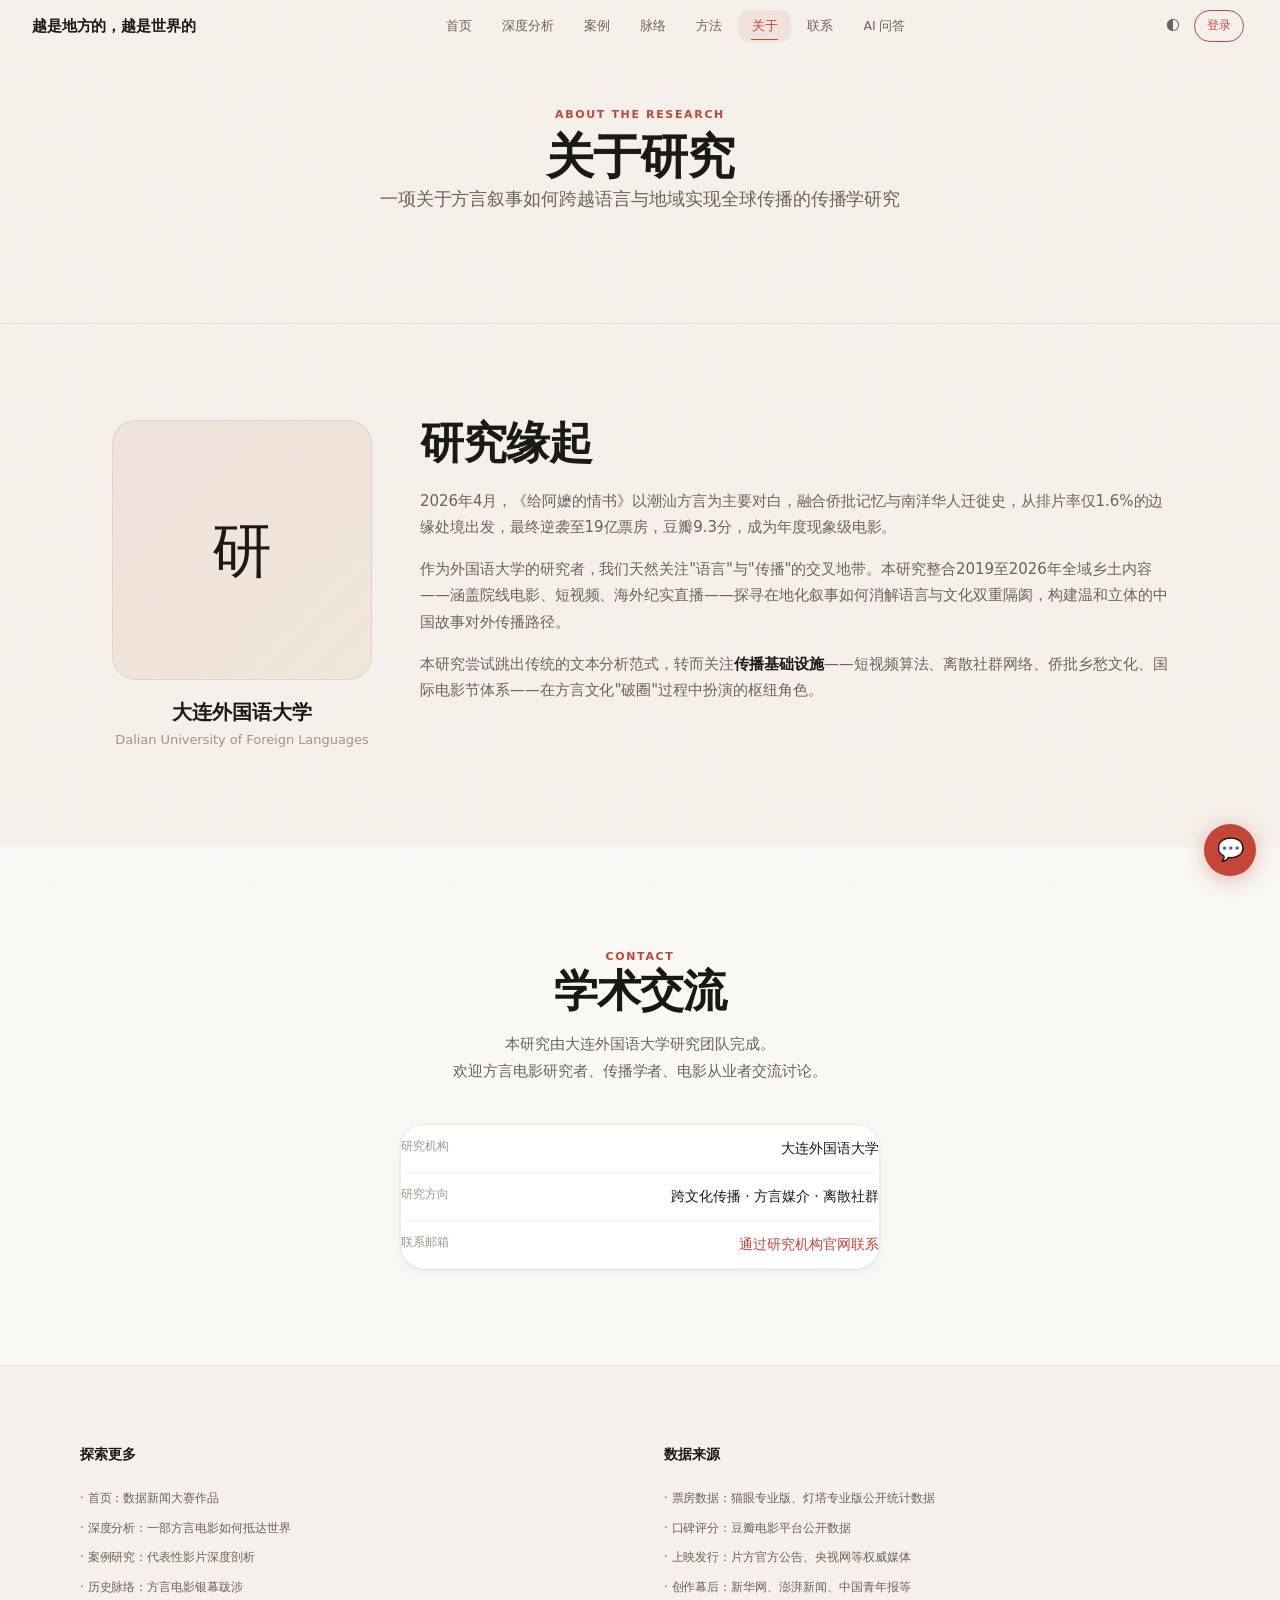
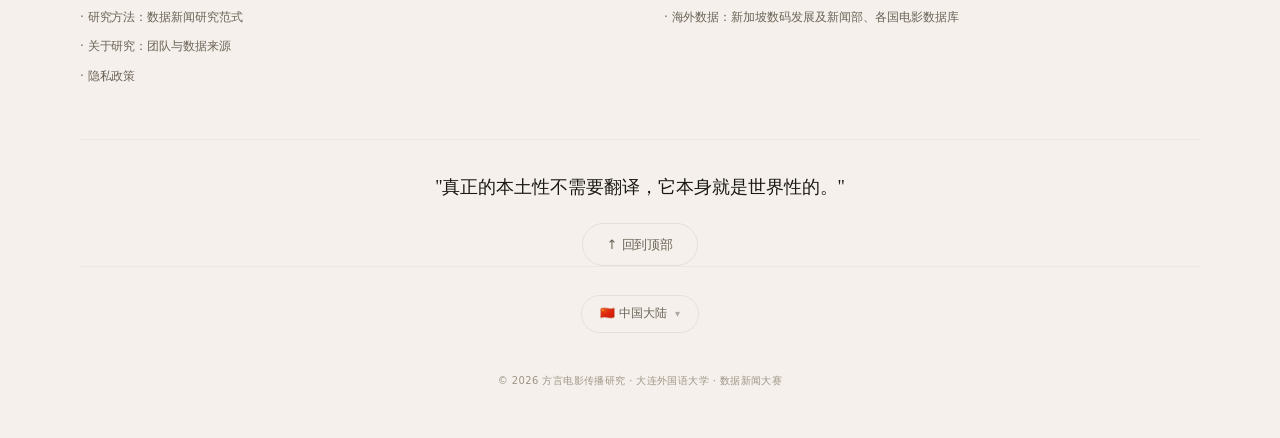
<file: DUFL-v2/about.html>
<!DOCTYPE html>
<html lang="zh-CN">
<head>
<meta charset="UTF-8">
<meta name="viewport" content="width=device-width,initial-scale=1,viewport-fit=cover">
<meta http-equiv="Content-Security-Policy" content="default-src 'self'; script-src 'self' 'unsafe-inline' https://accounts.google.com; style-src 'self' 'unsafe-inline'; connect-src 'self'; img-src 'self' data:; font-src 'self'">
<meta http-equiv="X-Content-Type-Options" content="nosniff">
<title>关于研究 — 被世界听懂的"土味"乡音</title>
<meta name="description" content="关于方言电影破圈传播研究——大连外国语大学">
<meta property="og:title" content="关于研究 — 被世界听懂的「土味」乡音">
<meta property="og:description" content="一项关于方言叙事如何跨越语言与地域实现全球传播的传播学研究。了解研究团队、方法和数据来源。">
<meta property="og:image" content="assets/og-image.svg"><meta property="og:image:width" content="1200"><meta property="og:image:height" content="630">
<meta name="twitter:card" content="summary_large_image">
<!-- Using system fonts -->
<link rel="stylesheet" href="css/style.css">
<link rel="icon" href="assets/favicon.svg" type="image/svg+xml">
</head>
<body>

<nav id="nav"><div class="nav-inner">
<a href="index.html" class="brand serif" data-i18n="nav.brand">越是地方的，越是世界的</a>
<div class="nav-links" id="navLinks">
<a href="index.html">首页</a>
<a href="deep-dive.html">深度分析</a>
<a href="case-studies.html">案例</a>
<a href="timeline.html">脉络</a>
<a href="methodology.html">方法</a>
<a href="about.html">关于</a>
<a href="contact.html">联系</a>
<a href="ai-query.html">AI 问答</a>
</div>
<div class="nav-actions">
<button class="theme-btn" id="themeToggle" aria-label="切换模式">🌓</button>

<button class="menu-btn" id="menuBtn" aria-label="菜单"><span></span><span></span><span></span></button>
</div></div></nav><section class="page-hero" id="main-content">
<div class="hero-inner"><span class="caption">About the Research</span><h1 class="display-sm serif">关于研究</h1><p class="body-lg">一项关于方言叙事如何跨越语言与地域实现全球传播的传播学研究</p></div></section>
<section class="section section-alt"><div class="container"><div class="profile-grid reveal">
<div style="text-align:center"><div class="profile-avatar">研</div>
<h3 class="serif" style="font-size:20px;margin-top:16px">大连外国语大学</h3>
<p class="body-sm">Dalian University of Foreign Languages</p></div>
<div>
<h2 class="heading serif" style="margin-bottom:20px">研究缘起</h2>
<p class="body" style="margin-bottom:16px">2026年4月，《给阿嬷的情书》以潮汕方言为主要对白，融合侨批记忆与南洋华人迁徙史，从排片率仅1.6%的边缘处境出发，最终逆袭至19亿票房，豆瓣9.3分，成为年度现象级电影。</p>
<p class="body" style="margin-bottom:16px">作为外国语大学的研究者，我们天然关注"语言"与"传播"的交叉地带。本研究整合2019至2026年全域乡土内容——涵盖院线电影、短视频、海外纪实直播——探寻在地化叙事如何消解语言与文化双重隔阂，构建温和立体的中国故事对外传播路径。</p>
<p class="body">本研究尝试跳出传统的文本分析范式，转而关注<strong style="color:var(--text)">传播基础设施</strong>——短视频算法、离散社群网络、侨批乡愁文化、国际电影节体系——在方言文化"破圈"过程中扮演的枢纽角色。</p>
</div></div></div></section>

<section class="section"><div class="container-narrow" style="text-align:center">
<div class="reveal"><span class="caption">Contact</span><h2 class="heading serif" style="margin-bottom:16px">学术交流</h2>
<p class="body" style="margin-bottom:40px">本研究由大连外国语大学研究团队完成。<br>欢迎方言电影研究者、传播学者、电影从业者交流讨论。</p>
<div class="card" style="text-align:left;max-width:480px;margin:0 auto">
<div style="display:flex;justify-content:space-between;padding:12px 0;border-bottom:1px solid var(--border-soft)"><span style="font-size:12px;color:var(--text-3)">研究机构</span><span style="font-size:14px">大连外国语大学</span></div>
<div style="display:flex;justify-content:space-between;padding:12px 0;border-bottom:1px solid var(--border-soft)"><span style="font-size:12px;color:var(--text-3)">研究方向</span><span style="font-size:14px">跨文化传播 · 方言媒介 · 离散社群</span></div>
<div style="display:flex;justify-content:space-between;padding:12px 0"><span style="font-size:12px;color:var(--text-3)">联系邮箱</span><span style="font-size:14px;color:var(--accent)">通过研究机构官网联系</span></div>
</div></div>
</div></section>
<footer><div class="footer-grid">
<div><h3>探索更多</h3><ul>
<li>· <a href="index.html">首页：数据新闻大赛作品</a></li>
<li>· <a href="deep-dive.html">深度分析：一部方言电影如何抵达世界</a></li>
<li>· <a href="case-studies.html">案例研究：代表性影片深度剖析</a></li>
<li>· <a href="timeline.html">历史脉络：方言电影银幕跋涉</a></li>
<li>· <a href="methodology.html">研究方法：数据新闻研究范式</a></li>
<li>· <a href="about.html">关于研究：团队与数据来源</a></li>
<li>· <a href="privacy.html">隐私政策</a></li></ul></div>
<div><h3>数据来源</h3><ul>
<li>· 票房数据：猫眼专业版、灯塔专业版公开统计数据</li>
<li>· 口碑评分：豆瓣电影平台公开数据</li>
<li>· 上映发行：片方官方公告、央视网等权威媒体</li>
<li>· 创作幕后：新华网、澎湃新闻、中国青年报等</li>
<li>· 海外数据：新加坡数码发展及新闻部、各国电影数据库</li></ul></div>
</div><div class="footer-bottom"><p class="quote">"真正的本土性不需要翻译，它本身就是世界性的。"</p>
<a href="#" style="display:inline-flex;align-items:center;gap:8px;padding:10px 24px;border-radius:100px;border:1px solid var(--border);color:var(--text-2);font-size:13px;transition:all .3s">↑ 回到顶部</a>

  <!-- Region Selector -->
  <div class="region-selector" style="text-align:center;padding:28px 0 16px;border-top:1px solid var(--border-soft);max-width:1120px;margin:0 auto">
    <button id="regionTrigger" onclick="toggleRegionMenu()" style="font-size:12px;color:var(--text-2);padding:8px 18px;border-radius:100px;border:1px solid var(--border);background:var(--card);cursor:pointer;transition:all .25s;display:inline-flex;align-items:center;gap:8px">
      <span id="currentRegionLabel">🌐 地区</span>
      <span style="font-size:10px;opacity:.5">▾</span>
    </button>
    <div id="regionMenu" style="display:none;position:fixed;inset:0;z-index:300;background:rgba(0,0,0,.4);align-items:center;justify-content:center" onclick="if(event.target===this)toggleRegionMenu()">
      <div style="background:var(--card);border-radius:20px;padding:32px 28px;max-width:380px;width:90%;border:1px solid var(--border);box-shadow:0 24px 80px rgba(0,0,0,.15);text-align:center">
        <h3 style="font:600 18px/1.2 var(--font-serif);margin-bottom:6px">选择地区</h3>
        <p style="font-size:11px;color:var(--text-3);margin-bottom:20px">Select your region for localized content</p>
        <div id="regionList" style="display:flex;flex-wrap:wrap;gap:6px;justify-content:center">
          <button class="region-option" data-region="zh-CN" onclick="I18N.setRegion('zh-CN');toggleRegionMenu()" style="font-size:12px;padding:9px 16px;border-radius:8px;border:1px solid var(--border);background:var(--card);color:var(--text-2);cursor:pointer;transition:all .2s;white-space:nowrap;min-width:100px">中国大陆 · 简体中文</button>
          <button class="region-option" data-region="zh-HK" onclick="I18N.setRegion('zh-HK');toggleRegionMenu()" style="font-size:12px;padding:9px 16px;border-radius:8px;border:1px solid var(--border);background:var(--card);color:var(--text-2);cursor:pointer;transition:all .2s;white-space:nowrap;min-width:100px">中国香港 · 繁體中文</button>
          <button class="region-option" data-region="zh-TW" onclick="I18N.setRegion('zh-TW');toggleRegionMenu()" style="font-size:12px;padding:9px 16px;border-radius:8px;border:1px solid var(--border);background:var(--card);color:var(--text-2);cursor:pointer;transition:all .2s;white-space:nowrap;min-width:100px">中国台湾 · 繁體中文</button>
          <button class="region-option" data-region="ja" onclick="I18N.setRegion('ja');toggleRegionMenu()" style="font-size:12px;padding:9px 16px;border-radius:8px;border:1px solid var(--border);background:var(--card);color:var(--text-2);cursor:pointer;transition:all .2s;white-space:nowrap;min-width:100px">日本 · 日本語</button>
          <button class="region-option" data-region="ko" onclick="I18N.setRegion('ko');toggleRegionMenu()" style="font-size:12px;padding:9px 16px;border-radius:8px;border:1px solid var(--border);background:var(--card);color:var(--text-2);cursor:pointer;transition:all .2s;white-space:nowrap;min-width:100px">한국 · 한국어</button>
          <button class="region-option" data-region="ms" onclick="I18N.setRegion('ms');toggleRegionMenu()" style="font-size:12px;padding:9px 16px;border-radius:8px;border:1px solid var(--border);background:var(--card);color:var(--text-2);cursor:pointer;transition:all .2s;white-space:nowrap;min-width:100px">Malaysia</button>
          <button class="region-option" data-region="en-US" onclick="I18N.setRegion('en-US');toggleRegionMenu()" style="font-size:12px;padding:9px 16px;border-radius:8px;border:1px solid var(--border);background:var(--card);color:var(--text-2);cursor:pointer;transition:all .2s;white-space:nowrap;min-width:100px">United States</button>
          <button class="region-option" data-region="en-CA" onclick="I18N.setRegion('en-CA');toggleRegionMenu()" style="font-size:12px;padding:9px 16px;border-radius:8px;border:1px solid var(--border);background:var(--card);color:var(--text-2);cursor:pointer;transition:all .2s;white-space:nowrap;min-width:100px">Canada</button>
        </div>
        <button onclick="toggleRegionMenu()" style="margin-top:20px;font-size:12px;color:var(--text-3);padding:8px 24px;border-radius:100px;border:1px solid var(--border);background:var(--card);cursor:pointer">取消</button>
      </div>
    </div>
    <style>
      .region-option:hover{background:var(--accent-soft)!important;color:var(--accent)!important;border-color:var(--accent)!important;transform:scale(1.03)}
      .region-option.active{background:var(--accent)!important;color:#fff!important;border-color:var(--accent)!important}
      #regionMenu{display:none}
      #regionMenu.open{display:flex!important}
    
/* Hamburger menu animation */
.menu-btn span{transition:all .3s;transform-origin:center}
.menu-btn.open span:nth-child(1){transform:translateY(6px) rotate(45deg)}
.menu-btn.open span:nth-child(2){opacity:0;transform:scaleX(0)}
.menu-btn.open span:nth-child(3){transform:translateY(-6px) rotate(-45deg)}
</style>
  </div>
  <script>
    function toggleRegionMenu(){document.getElementById('regionMenu').classList.toggle('open')}
    // Update label on load
    (function(){var r=I18N.getRegions().find(function(r){return r.code===I18N.getRegion()});if(r){var l=document.getElementById('currentRegionLabel');if(l)l.textContent=r.name.split('·')[0].trim()}})();
  </script><p class="copyright">© 2026 方言电影传播研究 · 大连外国语大学 · 数据新闻大赛</p></div></footer>
<div class="back-to-top" id="backToTop">↑</div>
<script src="js/i18n.js"></script>
<script src="js/auth.js"></script>
<script src="js/effects3d.js"></script>
<script src="js/main.js"></script>

<script src="js/chat.js"></script>

</body></html>
</file>
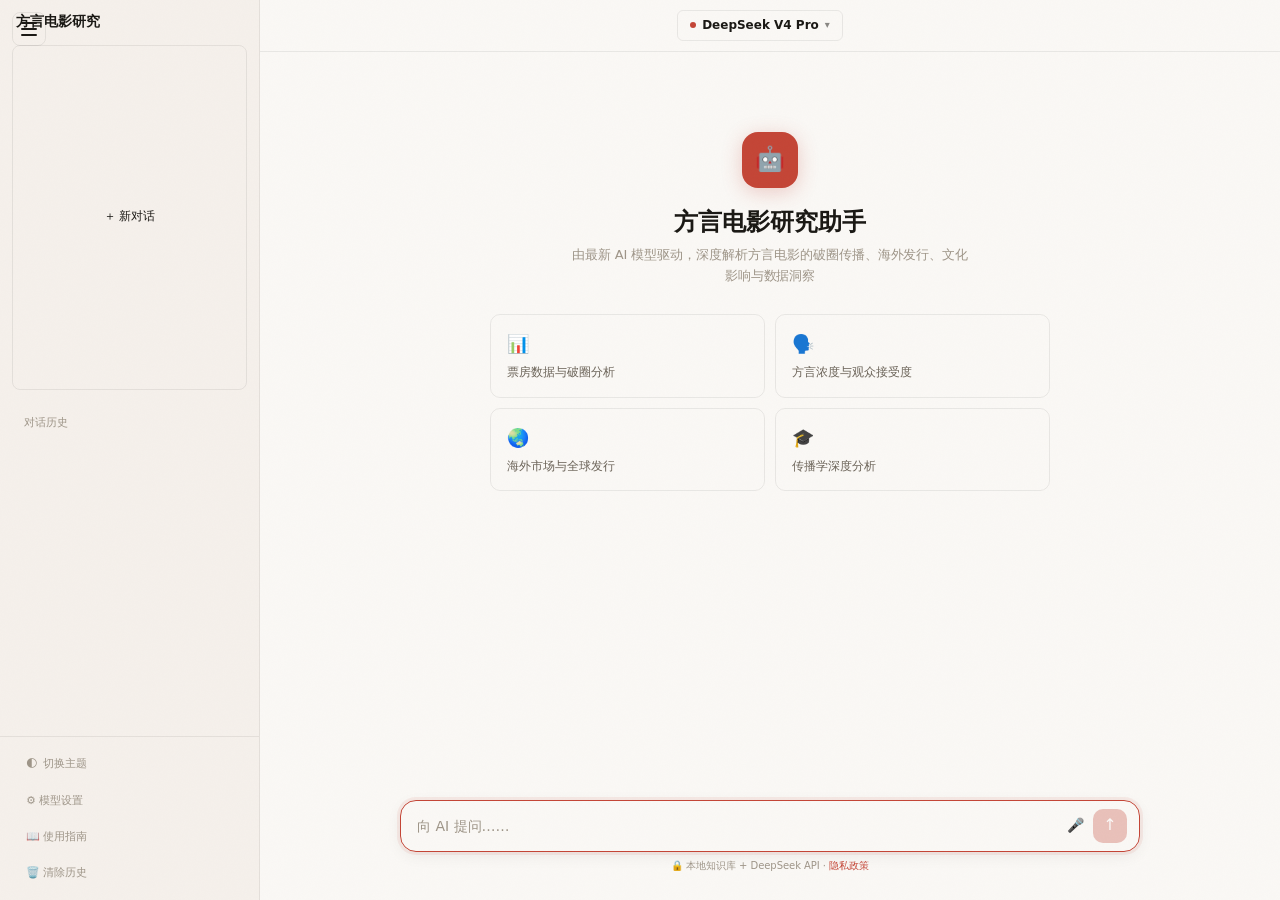
<file: DUFL-v2/ai-query.html>
<!DOCTYPE html>
<html lang="zh-CN">
<head>
<meta charset="UTF-8">
<meta name="viewport" content="width=device-width,initial-scale=1,viewport-fit=cover">
<meta http-equiv="Content-Security-Policy" content="default-src 'self'; script-src 'self' 'unsafe-inline'; style-src 'self' 'unsafe-inline'; connect-src 'self' https://api.deepseek.com https://api.openai.com https://api.anthropic.com https://generativelanguage.googleapis.com; img-src 'self' data:; font-src 'self';">
<meta http-equiv="X-Content-Type-Options" content="nosniff">
<title>AI 智能问答 — 方言电影传播研究</title>
<meta name="description" content="ChatGPT 风格 AI 问答——支持 GPT-5.6、Claude Opus 4.8、DeepSeek V4 Pro">
<meta property="og:title" content="AI 智能问答 — 方言电影传播研究">
<meta property="og:description" content="接入最新 AI 模型，深度解析方言电影传播。支持语音输入、多模型切换、对话历史。">
<meta property="og:image" content="assets/og-image.svg"><meta property="og:image:width" content="1200"><meta property="og:image:height" content="630">
<link rel="stylesheet" href="css/style.css">
<link rel="icon" href="assets/favicon.svg" type="image/svg+xml">
<style>
:root{--sidebar-w:260px;--header-h:52px}
[data-theme="dark"] .sidebar{background:#0d0d0d;border-right-color:rgba(255,255,255,.06)}
[data-theme="dark"] .sidebar-footer{border-top-color:rgba(255,255,255,.06)}
body{background:var(--bg)!important;overflow:hidden!important;margin:0!important;padding:0!important}
.app{display:flex;height:100vh;width:100vw;overflow:hidden;position:fixed;inset:0}
/* Sidebar */
.sidebar{width:var(--sidebar-w);background:var(--bg-alt);border-right:1px solid var(--border);display:flex;flex-direction:column;flex-shrink:0;transition:transform .3s;z-index:50}
.sidebar-header{padding:14px 16px;display:flex;align-items:center;gap:8px}
.sidebar-header .logo{font:600 14px/1.2 var(--font-serif);flex:1}
.new-chat-btn{flex:1;padding:10px 14px;border-radius:8px;font-size:12px;font-weight:500;border:1px solid var(--border);background:var(--card);color:var(--text);cursor:pointer;transition:all .2s;display:flex;align-items:center;gap:6px;justify-content:center;margin:0 12px 8px}
.new-chat-btn:hover{border-color:var(--accent);color:var(--accent);background:var(--accent-soft)}
.sidebar-history{flex:1;overflow-y:auto;padding:8px 12px}
.sidebar-history .history-item{padding:10px 12px;border-radius:8px;font-size:12px;color:var(--text-2);cursor:pointer;transition:all .15s;margin-bottom:2px;display:flex;align-items:center;gap:8px;white-space:nowrap;overflow:hidden;text-overflow:ellipsis}
.sidebar-history .history-item:hover{background:var(--border-soft);color:var(--text)}
.sidebar-history .history-item.active{background:var(--accent-soft);color:var(--accent)}
.sidebar-history .history-item .del-btn{opacity:0;margin-left:auto;font-size:14px;flex-shrink:0;transition:opacity .15s;cursor:pointer;color:var(--text-3);background:none;border:none;padding:2px 6px;border-radius:4px}
.sidebar-history .history-item:hover .del-btn{opacity:1}
.sidebar-history .history-item .del-btn:hover{color:var(--accent);background:var(--accent-soft)}
.sidebar-footer{padding:12px 16px;border-top:1px solid var(--border);display:flex;flex-direction:column;gap:6px}
.sidebar-footer button{font-size:11px;color:var(--text-3);padding:6px 10px;border-radius:6px;cursor:pointer;transition:all .2s;text-align:left;background:none;border:none;width:100%}
.sidebar-footer button:hover{color:var(--text);background:var(--border-soft)}
/* Main */
.main{flex:1;display:flex;flex-direction:column;min-width:0;background:var(--bg)}
.main-header{height:var(--header-h);display:flex;align-items:center;justify-content:center;padding:0 20px;border-bottom:1px solid var(--border);gap:10px;flex-shrink:0}
.main-header .model-select{font-size:12px;font-weight:600;color:var(--text);padding:5px 12px;border-radius:6px;border:1px solid var(--border);background:var(--card);cursor:pointer;display:flex;align-items:center;gap:6px;transition:all .2s}
.main-header .model-select:hover{border-color:var(--accent)}
.main-header .model-select .dot{width:6px;height:6px;border-radius:50%;background:var(--accent)}
.chat-container{flex:1;overflow:hidden;display:flex;flex-direction:column;align-items:center;padding:20px 20px 0}
.chat-messages{width:100%;max-width:740px;flex:1;overflow-y:auto;padding-bottom:12px}
.sidebar-toggle{display:flex;position:fixed;top:12px;left:12px;z-index:60;width:34px;height:34px;border-radius:8px;background:var(--card);border:1px solid var(--border);cursor:pointer;align-items:center;justify-content:center;box-shadow:var(--shadow);flex-direction:column;gap:4px;padding:8px;transition:all .3s}
.sidebar-toggle:hover{background:var(--border-soft)}
.sidebar-toggle span{display:block;width:16px;height:2px;background:var(--text);border-radius:1px;transition:all .3s;transform-origin:center}
.sidebar-toggle.open span:nth-child(1){transform:translateY(6px) rotate(45deg)}
.sidebar-toggle.open span:nth-child(2){opacity:0;transform:scaleX(0)}
.sidebar-toggle.open span:nth-child(3){transform:translateY(-6px) rotate(-45deg)}
/* Sidebar overlay for mobile */
.sidebar-overlay{display:none;position:fixed;inset:0;z-index:49;background:rgba(0,0,0,.4);opacity:0;transition:opacity .3s}
.sidebar-overlay.show{opacity:1}
/* Desktop: sidebar collapsible */
.sidebar.collapsed{width:0!important;min-width:0!important;padding:0!important;overflow:hidden!important;border:none!important}
@media(min-width:769px){
  .sidebar-toggle{position:absolute;top:12px;left:12px;z-index:61}
  .sidebar-overlay{display:none!important}
  .main-header{padding-left:0}
}
@media(max-width:768px){
  .sidebar{position:fixed;left:0;top:0;bottom:0;transform:translateX(-100%);z-index:55}
  .sidebar.open{transform:translateX(0);box-shadow:4px 0 40px rgba(0,0,0,.2)}
  .sidebar-overlay{display:block}
  .sidebar-toggle{display:flex}.main-header{padding-left:50px}.welcome-grid{grid-template-columns:1fr}
}
.welcome{text-align:center;padding:60px 20px 40px}
.welcome .w-icon{width:56px;height:56px;border-radius:16px;background:var(--accent);color:#fff;display:flex;align-items:center;justify-content:center;font-size:24px;margin:0 auto 20px;box-shadow:0 4px 20px rgba(196,69,54,.25)}
.welcome h2{font:600 24px/1.2 var(--font-serif);margin-bottom:8px}
.welcome p{font-size:13px;color:var(--text-3);max-width:400px;margin:0 auto 28px;line-height:1.6}
.welcome-grid{display:grid;grid-template-columns:1fr 1fr;gap:10px;max-width:560px;margin:0 auto}
.welcome-card{padding:14px 16px;border-radius:10px;border:1px solid var(--border);background:var(--card);font-size:12px;color:var(--text-2);text-align:left;cursor:pointer;transition:all .2s}
.welcome-card:hover{border-color:var(--accent);color:var(--accent)}
.welcome-card .wc-icon{font-size:18px;margin-bottom:4px;display:block}
/* Messages */
.msg-row{display:flex;gap:14px;padding:18px 0;animation:msgIn .3s ease}
.msg-row.user{flex-direction:row-reverse}
.msg-avatar{width:30px;height:30px;border-radius:6px;display:flex;align-items:center;justify-content:center;font-size:14px;flex-shrink:0;margin-top:2px}
.msg-avatar.ai{background:var(--accent);color:#fff}
.msg-avatar.user{background:var(--gold);color:#fff;border-radius:50%}
.msg-content{max-width:85%;font-size:14px;line-height:1.75;color:var(--text)}
.msg-content strong{color:var(--accent)}
.msg-content .msg-src{font-size:10px;color:var(--text-3);margin-top:6px;padding-top:6px;border-top:1px solid var(--border-soft)}
/* Input */
.input-area{width:100%;max-width:740px;padding:8px 0 20px;flex-shrink:0}
.input-box{display:flex;align-items:flex-end;gap:8px;background:var(--card);border:1px solid var(--border);border-radius:16px;padding:8px 12px;transition:all .3s;box-shadow:0 2px 8px rgba(0,0,0,.03)}
.input-box:focus-within{border-color:var(--accent);box-shadow:0 0 0 3px var(--accent-soft),0 4px 16px rgba(0,0,0,.06)}
.input-box textarea{flex:1;border:none;background:none;color:var(--text);font-size:14px;line-height:1.5;resize:none;outline:none;padding:6px 4px;max-height:160px;font-family:var(--font)}
.input-box textarea::placeholder{color:var(--text-3)}
.input-actions{display:flex;align-items:center;gap:2px}
.input-actions button{width:32px;height:32px;border-radius:8px;display:flex;align-items:center;justify-content:center;font-size:14px;color:var(--text-3);cursor:pointer;transition:all .2s;flex-shrink:0;background:none;border:none}
.input-actions button:hover{background:var(--border-soft);color:var(--text)}
.input-actions .send-btn{background:var(--accent);color:#fff;width:34px;height:34px;border-radius:10px;font-size:16px}
.input-actions .send-btn:hover{opacity:.9;background:var(--accent)}
.input-actions .send-btn:disabled{opacity:.3;cursor:not-allowed}
.voice-btn.listening{color:var(--accent)!important;animation:voicePulse .6s ease-in-out infinite}
@keyframes voicePulse{0%,100%{transform:scale(1)}50%{transform:scale(1.2)}}
.input-hint{text-align:center;font-size:10px;color:var(--text-3);padding:6px 0}
/* Typing */
.typing-dots{display:flex;gap:3px;padding:4px 0}
.typing-dots span{width:5px;height:5px;border-radius:50%;background:var(--text-3);animation:typingBounce 1.4s ease-in-out infinite}
.typing-dots span:nth-child(2){animation-delay:.2s}.typing-dots span:nth-child(3){animation-delay:.4s}
@keyframes typingBounce{0%,80%,100%{transform:translateY(0);opacity:.3}40%{transform:translateY(-6px);opacity:1}}
@keyframes msgIn{from{opacity:0;transform:translateY(8px)}to{opacity:1;transform:translateY(0)}}
/* Modals */
.modal-overlay{position:fixed;inset:0;z-index:300;background:rgba(0,0,0,.5);display:flex;align-items:center;justify-content:center;opacity:0;pointer-events:none;transition:opacity .3s}
.modal-overlay.open{opacity:1;pointer-events:auto}
.modal-box{background:var(--card);border-radius:20px;padding:32px 28px;max-width:480px;width:92%;max-height:85vh;overflow-y:auto;border:1px solid var(--border);box-shadow:0 24px 64px rgba(0,0,0,.2)}
.modal-box h3{font:600 18px/1.2 var(--font-serif);margin-bottom:6px}
.modal-box .mdesc{font-size:11px;color:var(--text-3);margin-bottom:18px;line-height:1.5}
.modal-box label{font-size:11px;font-weight:600;color:var(--text-2);display:block;margin:12px 0 4px}
.modal-box label:first-of-type{margin-top:0}
.modal-box select,.modal-box input{width:100%;padding:10px 12px;border-radius:8px;border:1px solid var(--border);background:var(--bg);color:var(--text);font-size:13px;outline:none;transition:all .3s}
.modal-box select:focus,.modal-box input:focus{border-color:var(--accent);box-shadow:0 0 0 3px var(--accent-soft)}
.modal-box .btn-row{display:flex;gap:6px;justify-content:flex-end;margin-top:18px}
.modal-box .btn-row button{padding:8px 18px;border-radius:100px;font-size:12px;font-weight:600;cursor:pointer;transition:all .3s}
.btn-p{background:var(--accent);color:#fff;border:none}.btn-p:hover{opacity:.9}
.btn-s{background:none;color:var(--text-2);border:1px solid var(--border)}.btn-s:hover{background:var(--border-soft)}
.btn-d{background:none;color:var(--accent);border:1px solid var(--accent);opacity:.6}.btn-d:hover{opacity:1;background:var(--accent-soft)}
.pgrid{display:grid;grid-template-columns:1fr 1fr;gap:8px;margin-bottom:10px}
.pcard{padding:10px;border-radius:8px;border:2px solid var(--border);cursor:pointer;text-align:center;transition:all .2s;font-size:12px;font-weight:600}
.pcard:hover{border-color:var(--accent)}
.pcard.active{border-color:var(--accent);background:var(--accent-soft);color:var(--accent)}
.pcard .psub{font-size:10px;color:var(--text-3);font-weight:400;display:block}
/* Guide */
.guide-modal{max-width:600px}
.guide-modal h4{font-size:15px;color:var(--accent);margin:18px 0 6px}
.guide-modal p,.guide-modal li{font-size:12px;color:var(--text-2);line-height:1.8;margin-bottom:6px}
.guide-modal .step-box{background:var(--bg);border-radius:8px;padding:14px 16px;margin:8px 0;border-left:3px solid var(--accent);font-size:12px;color:var(--text-2);line-height:1.8}
.guide-modal table{width:100%;border-collapse:collapse;margin:8px 0;font-size:11px}
.guide-modal th{text-align:left;padding:6px 10px;background:var(--bg);border-bottom:2px solid var(--border);font-weight:600}
.guide-modal td{padding:6px 10px;border-bottom:1px solid var(--border-soft);color:var(--text-2)}
.guide-modal .tip{background:var(--gold-soft);border-radius:6px;padding:8px 12px;margin:8px 0;font-size:11px;color:var(--text-2);line-height:1.6}
.guide-modal .tip::before{content:'💡 '}
.guide-modal .warn{background:var(--accent-soft);border-radius:6px;padding:8px 12px;margin:8px 0;font-size:11px;color:var(--accent);line-height:1.6}
.guide-modal .warn::before{content:'⚠️ '}
@media(max-width:768px){
  .sidebar{position:fixed;left:0;top:0;bottom:0;transform:translateX(-100%)}.sidebar.open{transform:translateX(0)}
  .sidebar-toggle{display:flex}.main-header{padding-left:50px}.welcome-grid{grid-template-columns:1fr}
}
</style>
</head>
<body>

<div class="app">
<aside class="sidebar" id="sidebar">
<div class="sidebar-header"><span class="logo serif">方言电影研究</span></div>
<button class="new-chat-btn" onclick="newChat()">＋ 新对话</button>
<div class="sidebar-history" id="historyList"><div style="font-size:11px;color:var(--text-3);padding:8px 12px">对话历史</div></div>
<div class="sidebar-footer">
<button onclick="toggleTheme()" style="display:flex;align-items:center;gap:6px"><span id="themeIcon">🌓</span> 切换主题</button>
<button onclick="openSettings()">⚙️ 模型设置</button>
<button onclick="openGuide()">📖 使用指南</button>
<button onclick="clearAllHistory()">🗑️ 清除历史</button>
</div>
</aside>

<main class="main">
<!-- Hamburger Button -->
<button class="sidebar-toggle" id="sidebarToggle">
<span></span><span></span><span></span>
</button>
<!-- Overlay for mobile -->
<div class="sidebar-overlay" id="sidebarOverlay"></div>
<div class="main-header">
<button class="model-select" onclick="openSettings()"><span class="dot"></span><span id="headerModel">DeepSeek V4 Pro</span><span style="font-size:10px;opacity:.5">▾</span></button>
</div>
<div class="chat-container" id="chatContainer">
<div class="chat-messages" id="chatMessages"></div>
<div class="input-area">
<div class="input-box">
<textarea id="qInput" rows="1" placeholder="向 AI 提问……" oninput="autoResize(this)" onkeydown="if(event.key==='Enter'&&!event.shiftKey){event.preventDefault();ask()}"></textarea>
<div class="input-actions">
<button class="voice-btn" id="voiceBtn" title="语音输入" onclick="toggleVoice()">🎤</button>
<button class="send-btn" id="sendBtn" onclick="ask()" disabled>↑</button>
</div>
</div>
<p class="input-hint">🔒 本地知识库 + DeepSeek API · <a href="privacy.html" style="color:var(--accent)">隐私政策</a></p>
</div>
</div>
</main>
</div>

<!-- Settings Modal -->
<div class="modal-overlay" id="settingsModal"><div class="modal-box">
<h3>⚙️ 模型设置</h3><p class="mdesc">支持 OpenAI · Anthropic · DeepSeek · Google 最新 2026.7 模型</p>
<label>提供商</label>
<div class="pgrid">
<div class="pcard active" data-provider="deepseek">🪨 DeepSeek<span class="psub">国内直连</span></div>
<div class="pcard" data-provider="openai">🤖 OpenAI<span class="psub">GPT-5.6</span></div>
<div class="pcard" data-provider="anthropic">🧠 Anthropic<span class="psub">Claude</span></div>
<div class="pcard" data-provider="google">🌐 Google<span class="psub">Gemini</span></div>
</div>
<label>模型</label><select id="apiModel"></select>
<label>API Key</label><input type="password" id="apiKey" placeholder="sk-...">
<div class="btn-row">
<button class="btn-d" id="btnClear">清除</button>
<button class="btn-s" id="btnCancel">取消</button>
<button class="btn-p" id="btnSave">保存</button>
</div>
<p style="font-size:10px;color:var(--text-3);margin-top:8px" id="apiStatus"></p>
</div></div>

<!-- Guide Modal -->
<div class="modal-overlay" id="guideModal"><div class="modal-box guide-modal">
<h3>📖 AI 使用完全指南</h3><p class="mdesc">从零开始，手把手教你使用 AI 助手</p>
<h4>🔑 获取 API Key（推荐 DeepSeek）</h4>
<div class="step-box">打开 <a href="https://platform.deepseek.com" target="_blank" style="color:var(--accent)">platform.deepseek.com</a> → 注册 → API Keys → 创建 Key → 复制 sk-xxx → 充值 10 元（每次提问约 1 分钱）</div>
<h4>⚙️ 配置</h4><p>点击顶部模型名 → 选择提供商 → 粘贴 API Key → 保存</p>
<h4>💬 提问技巧</h4>
<table><tr><th>❌</th><th>✅</th></tr><tr><td>票房多少？</td><td>《给阿嬷的情书》累计票房和破圈关键数据？</td></tr></table>
<div class="tip">越具体越好！给出背景和你想了解的方向。</div>
<div class="warn">API Key 仅存浏览器本地。问题内容会发送到 AI 提供商。</div>
<h4>💰 参考价格（每百万 token）</h4>
<table><tr><th>模型</th><th>输入</th><th>输出</th></tr>
<tr><td>DeepSeek V4 Flash</td><td>¥0.65</td><td>¥1.30</td></tr>
<tr><td>DeepSeek V4 Pro</td><td>¥3.20</td><td>¥6.40</td></tr>
<tr><td>GPT-5.6 Sol</td><td>$5</td><td>$30</td></tr>
<tr><td>Claude Sonnet 4.6</td><td>$3</td><td>$15</td></tr></table>
<div class="btn-row"><button class="btn-p" id="btnCloseGuide">我明白了</button></div>
</div></div>

<script>
/* ============================================================
   AI Engine — Self-contained, no external dependencies
   ============================================================ */
(function(){
'use strict';

/* ---- State ---- */
let apiKey = ''; // Decrypted in memory only, never in localStorage plaintext
let apiProvider = localStorage.getItem('ai_provider') || 'deepseek';
let apiModel = localStorage.getItem('ai_model') || 'deepseek-chat';

/* ---- AES-GCM encryption for API key (session-based key) ---- */
const API_CRYPTO = {
  async getSessionKey(){
    let raw = sessionStorage.getItem('ai_secret');
    if(!raw){ const b=new Uint8Array(32); crypto.getRandomValues(b); raw=btoa(String.fromCharCode(...b)); sessionStorage.setItem('ai_secret',raw); }
    const d=Uint8Array.from(atob(raw),c=>c.charCodeAt(0));
    return crypto.subtle.importKey('raw',d,{name:'AES-GCM'},false,['encrypt','decrypt']);
  },
  async encrypt(pt){
    const k=await this.getSessionKey(), iv=new Uint8Array(12); crypto.getRandomValues(iv);
    const ct=await crypto.subtle.encrypt({name:'AES-GCM',iv},k,new TextEncoder().encode(pt));
    localStorage.setItem('ai_enc',JSON.stringify({iv:btoa(String.fromCharCode(...iv)),data:btoa(String.fromCharCode(...new Uint8Array(ct)))}));
  },
  async decrypt(){
    const s=localStorage.getItem('ai_enc'); if(!s) return '';
    try{ const k=await this.getSessionKey(),b=JSON.parse(s);
      const iv=Uint8Array.from(atob(b.iv),c=>c.charCodeAt(0)),d=Uint8Array.from(atob(b.data),c=>c.charCodeAt(0));
      return new TextDecoder().decode(await crypto.subtle.decrypt({name:'AES-GCM',iv},k,d));
    }catch(e){return '';}
  },
  clear(){ localStorage.removeItem('ai_enc'); sessionStorage.removeItem('ai_secret'); }
};
// Auto-decrypt on page load
(async function(){ const d=await API_CRYPTO.decrypt(); if(d) apiKey=d; })();
let conversations = [];
let currentConvId = null;
let currentMessages = [];
let voiceListening = false, recognition = null;

try { conversations = JSON.parse(localStorage.getItem('ai_conversations') || '[]'); } catch(e){}
currentConvId = localStorage.getItem('ai_current_conv') || null;

/* ---- Providers ---- */
const P = {
  deepseek:{ name:'DeepSeek', endpoint:'https://api.deepseek.com/v1/chat/completions',
    models:[{id:'deepseek-chat',name:'DeepSeek V4 Pro'},{id:'deepseek-flash',name:'DeepSeek V4 Flash'},{id:'deepseek-reasoner',name:'DeepSeek R1'}],
    hdrs:k=>({'Content-Type':'application/json','Authorization':'Bearer '+k}),
    body:(m,sys,q)=>JSON.stringify({model:m,messages:[{role:'system',content:sys},...currentMessages.map(x=>({role:x.role,content:x.content})),{role:'user',content:q}]}),
    parse:d=>d.choices[0].message.content
  },
  openai:{ name:'OpenAI', endpoint:'https://api.openai.com/v1/chat/completions',
    models:[{id:'gpt-5.6-sol',name:'GPT-5.6 Sol'},{id:'gpt-5.6-terra',name:'GPT-5.6 Terra'},{id:'gpt-5.6-luna',name:'GPT-5.6 Luna'}],
    hdrs:k=>({'Content-Type':'application/json','Authorization':'Bearer '+k}),
    body:(m,sys,q)=>JSON.stringify({model:m,messages:[{role:'system',content:sys},...currentMessages.map(x=>({role:x.role,content:x.content})),{role:'user',content:q}]}),
    parse:d=>d.choices[0].message.content
  },
  anthropic:{ name:'Anthropic', endpoint:'https://api.anthropic.com/v1/messages',
    models:[{id:'claude-opus-4-8-20250528',name:'Claude Opus 4.8'},{id:'claude-sonnet-4-6-20250708',name:'Claude Sonnet 4.6'},{id:'claude-fable-5-20250625',name:'Claude Fable 5'}],
    hdrs:k=>({'Content-Type':'application/json','x-api-key':k,'anthropic-version':'2023-06-01'}),
    body:(m,sys,q)=>JSON.stringify({model:m,system:sys,messages:[...currentMessages.map(x=>({role:x.role,content:x.content})),{role:'user',content:q}],max_tokens:2048}),
    parse:d=>d.content[0].text
  },
  google:{ name:'Google', endpoint:'https://generativelanguage.googleapis.com/v1beta/models/',
    models:[{id:'gemini-3.5-pro',name:'Gemini 3.5 Pro'},{id:'gemini-3.1-pro',name:'Gemini 3.1 Pro'},{id:'gemini-2.5-flash',name:'Gemini 2.5 Flash'}],
    hdrs:k=>({'Content-Type':'application/json'}),
    body:(m,sys,q)=>JSON.stringify({contents:[{role:'user',parts:[{text:sys+'\n\n'+currentMessages.map(x=>x.role+': '+x.content).join('\n')+'\n\n当前问题:\n'+q}]}],generationConfig:{maxOutputTokens:2048}}),
    parse:d=>d.candidates[0].content.parts[0].text
  }
};

const SYSTEM_PROMPT = '你是方言电影传播研究的AI助手。核心数据：《给阿嬷的情书》(2026)，潮汕方言电影，累计票房19亿元，豆瓣9.3分(84万人参评)，10+国家上映。95%对白为潮汕方言，全素人出演。非潮汕观众从10%升至50%+。核心发现：方言不是壁垒是文化坐标；最本土的恰恰是最世界的；润物无声是最好的文化传播；真诚是最长的路。用中文回答，专业准确有数据支撑。';

const LOCAL_KB = [
  {q:/票房|累计票房/,a:'累计票房<strong>19亿元</strong>。首日排片仅1.6%，靠口碑逆袭至排片68.7%，观影超5573万人次。',s:'猫眼专业版、灯塔专业版'},
  {q:/豆瓣|评分/,a:'豆瓣<strong>9.3分</strong>（84万人参评），五星好评69.9%，近十年口碑最佳华语剧情片。猫眼9.7分。',s:'豆瓣电影'},
  {q:/破圈|接受度|非潮汕/,a:'非潮汕观众从10%升至<strong>50%+</strong>，非粤区域票房占比65%。核心是<strong>普世亲情</strong>打破地域和语言界限。',s:'中国企业家杂志、搜狐'},
  {q:/海外|全球|新加坡|马来西亚/,a:'已登陆<strong>10+国家地区</strong>。新加坡4800张票1.5小时售罄；马来西亚票房破1500万林吉特。',s:'澎湃新闻、新浪财经'},
  {q:/方言|浓度|潮汕话/,a:'<strong>95%对白为潮汕方言</strong>，90%+情节有真实原型。走访300个华侨家庭，4年打磨剧本，全素人9个月选角。',s:'中国青年报、新华网'},
  {q:/创作|幕后|导演/,a:'导演蓝鸿春耗时<strong>4年</strong>打磨剧本，走访300个华侨家庭，整理十万余字《暹罗生活指南》。全素人出演，选角9个月。',s:'新华网、澎湃新闻'},
  {q:/侨批|银信|家书/,a:'侨批是"银信合一"的家书，2013年入选UNESCO《世界记忆名录》。27封侨批基于真实原件。',s:'新华网、UNESCO'},
  {q:/核心|结论|启示/,a:'四大观点：1.方言不是壁垒是文化坐标 2.最本土的恰恰是最世界的 3.润物无声是最好的文化传播 4.真诚是最长的路——19亿票房证明好内容永远是硬通货。',s:'本研究'},
];
function findLocal(q){ q=q.toLowerCase(); return LOCAL_KB.find(e=>e.q.test(q)); }

/* ---- DOM refs ---- */
const $ = id => document.getElementById(id);
function getEls(){ return {
  chatMessages: $('chatMessages'), qInput: $('qInput'), sendBtn: $('sendBtn'),
  voiceBtn: $('voiceBtn'), headerModel: $('headerModel'), historyList: $('historyList'),
  settingsModal: $('settingsModal'), guideModal: $('guideModal'),
  apiKey: $('apiKey'), apiModel: $('apiModel'), apiStatus: $('apiStatus'),
  sidebar: $('sidebar'), sidebarToggle: $('sidebarToggle')
};}

/* ---- History ---- */
function saveConvs(){ localStorage.setItem('ai_conversations', JSON.stringify(conversations)); }
function renderHistory(){
  const list = $('historyList'); if(!list) return;
  list.innerHTML = '<div style="font-size:11px;color:var(--text-3);padding:8px 12px">对话历史</div>';
  conversations.slice().reverse().forEach(c => {
    const div = document.createElement('div');
    div.className = 'history-item' + (c.id===currentConvId?' active':'');
    div.innerHTML = '<span>💬</span><span style="flex:1;overflow:hidden;text-overflow:ellipsis">'+c.title+'</span><span class="del-btn">×</span>';
    div.querySelector('.del-btn').onclick = function(e){ e.stopPropagation(); deleteConv(c.id); };
    div.onclick = function(){ loadConv(c.id); };
    list.appendChild(div);
  });
}
function newChat(){
  if(currentMessages.length > 0){
    const id = Date.now().toString(36);
    const title = (currentMessages.find(m=>m.role==='user')||{content:'新对话'}).content.slice(0,40);
    conversations.push({id,title,messages:currentMessages.slice(),createdAt:new Date().toISOString()});
    saveConvs(); currentConvId = id;
    localStorage.setItem('ai_current_conv', id);
  }
  currentMessages = []; showWelcome(); renderHistory();
  const el = getEls(); if(el.qInput) el.qInput.focus();
}
function loadConv(id){
  if(currentMessages.length > 0){
    const existing = conversations.find(c=>c.id===currentConvId);
    const title = (currentMessages.find(m=>m.role==='user')||{content:'对话'}).content.slice(0,40);
    if(existing){ existing.messages = currentMessages.slice(); existing.title = title; }
    else { conversations.push({id:currentConvId,title,messages:currentMessages.slice(),createdAt:new Date().toISOString()}); }
    saveConvs();
  }
  const conv = conversations.find(c=>c.id===id); if(!conv) return;
  currentConvId = id; currentMessages = conv.messages.slice();
  localStorage.setItem('ai_current_conv', id);
  renderMessages(); renderHistory();
}
function deleteConv(id){
  conversations = conversations.filter(c=>c.id!==id);
  if(currentConvId===id){ currentConvId=null; currentMessages=[]; showWelcome(); }
  saveConvs(); renderHistory();
}
function clearAllHistory(){
  if(!confirm('确定清除所有对话历史？此操作不可撤销。')) return;
  conversations=[]; currentConvId=null; currentMessages=[];
  localStorage.removeItem('ai_conversations'); localStorage.removeItem('ai_current_conv');
  showWelcome(); renderHistory();
}

/* ---- UI ---- */
function showWelcome(){
  const el = $('chatMessages'); if(!el) return;
  el.innerHTML = '<div class="welcome"><div class="w-icon">🤖</div><h2 class="serif">方言电影研究助手</h2><p>由最新 AI 模型驱动，深度解析方言电影的破圈传播、海外发行、文化影响与数据洞察</p><div class="welcome-grid">'+
    '<div class="welcome-card" data-q="《给阿嬷的情书》累计票房是多少？破圈的关键数据有哪些？"><span class="wc-icon">📊</span>票房数据与破圈分析</div>'+
    '<div class="welcome-card" data-q="方言浓度有多高？为什么非潮汕观众也能被这部电影打动？"><span class="wc-icon">🗣️</span>方言浓度与观众接受度</div>'+
    '<div class="welcome-card" data-q="电影在海外哪些国家上映了？新加坡和马来西亚的市场反响如何？"><span class="wc-icon">🌏</span>海外市场与全球发行</div>'+
    '<div class="welcome-card" data-q="从传播学角度，分析方言电影为什么能打破地域和语言双重壁垒？"><span class="wc-icon">🎓</span>传播学深度分析</div>'+
    '</div></div>';
  // Bind welcome cards AFTER inserting into DOM
  setTimeout(() => {
    el.querySelectorAll('.welcome-card').forEach(card => {
      card.onclick = function(){ askThis(this.dataset.q); };
    });
  }, 0);
  const sb = $('sendBtn'); if(sb) sb.disabled = true;
}
function renderMessages(){
  const el = $('chatMessages'); if(!el) return;
  el.innerHTML = '';
  currentMessages.forEach(m => {
    const div = document.createElement('div');
    div.className = 'msg-row '+m.role;
    div.innerHTML = '<div class="msg-avatar '+m.role+'">'+(m.role==='user'?'👤':'🤖')+'</div><div class="msg-content">'+fmtMsg(m.content)+(m.source?'<div class="msg-src">📚 '+m.source+'</div>':'')+'</div>';
    el.appendChild(div);
  });
  el.scrollTop = el.scrollHeight;
}
function addMsg(role, content, source){
  currentMessages.push({role,content,source});
  const el = $('chatMessages'); if(!el) return;
  const div = document.createElement('div');
  div.className = 'msg-row '+role;
  div.innerHTML = '<div class="msg-avatar '+role+'">'+(role==='user'?'👤':'🤖')+'</div><div class="msg-content">'+fmtMsg(content)+(source?'<div class="msg-src">📚 '+source+'</div>':'')+'</div>';
  el.appendChild(div);
  el.scrollTop = el.scrollHeight;
  autoSave();
}
function autoSave(){
  if(currentConvId && currentMessages.length>0){
    const idx = conversations.findIndex(c=>c.id===currentConvId);
    const title = (currentMessages.find(m=>m.role==='user')||{content:'对话'}).content.slice(0,40);
    if(idx>=0){ conversations[idx].messages = currentMessages.slice(); conversations[idx].title = title; }
    else { conversations.push({id:currentConvId,title,messages:currentMessages.slice(),createdAt:new Date().toISOString()}); }
    saveConvs();
  }
}
function fmtMsg(t){ return t.replace(/</g,'&lt;').replace(/>/g,'&gt;').replace(/\*\*(.+?)\*\*/g,'<strong>$1</strong>').replace(/\n\n/g,'<br><br>').replace(/\n/g,'<br>'); }
function autoResize(ta){ ta.style.height='auto'; ta.style.height=Math.min(ta.scrollHeight,160)+'px'; $('sendBtn').disabled = !ta.value.trim(); }

/* ---- Ask ---- */
async function ask(){
  const ta = $('qInput'); if(!ta) return;
  const q = ta.value.trim(); if(!q) return;
  ta.value = ''; autoResize(ta); const sb = $('sendBtn'); if(sb) sb.disabled = true;
  if(!currentConvId){ currentConvId = Date.now().toString(36); localStorage.setItem('ai_current_conv', currentConvId); }
  addMsg('user', q);
  const el = $('chatMessages'); if(!el) return;
  const typingDiv = document.createElement('div'); typingDiv.className='msg-row ai'; typingDiv.id='typing';
  typingDiv.innerHTML = '<div class="msg-avatar ai">🤖</div><div class="msg-content"><div class="typing-dots"><span></span><span></span><span></span></div></div>';
  el.appendChild(typingDiv); el.scrollTop = el.scrollHeight;

  try {
    let answer, source;
    if(apiKey){
      const prov = P[apiProvider]; if(!prov) throw new Error('未知提供商: '+apiProvider);
      let endpoint = prov.endpoint;
      if(apiProvider==='google') endpoint += apiModel + ':generateContent?key=' + apiKey;

      let resp;
      try {
        resp = await fetch(endpoint, {method:'POST',headers:prov.hdrs(apiKey),body:prov.body(apiModel, SYSTEM_PROMPT, q)});
      } catch(netErr){
        throw new Error('网络连接失败，无法访问 '+(prov.name)+' 服务器。\n\n可能原因：\n· 网络不通（国内访问 OpenAI/Anthropic 需代理）\n· 建议使用 DeepSeek（国内直连）\n\n请在 ⚙️ 设置中切换到 DeepSeek 提供商。');
      }

      if(!resp.ok){
        const errText = await resp.text().catch(()=>'无法读取错误信息');
        let hint = '';
        if(resp.status===401) hint = '\n\n🔑 API Key 无效或已过期，请在 ⚙️ 设置中重新输入。';
        else if(resp.status===403) hint = '\n\n🚫 无权访问该模型，请检查账号余额和权限。';
        else if(resp.status===429) hint = '\n\n⏳ 请求太频繁，请稍后重试。';
        else if(resp.status===404) hint = '\n\n🔍 模型不存在或端点错误。';
        else if(resp.status>=500) hint = '\n\n🖥️ '+prov.name+' 服务器错误，请稍后重试。';
        throw new Error(prov.name+' 返回 HTTP '+resp.status+hint);
      }

      const data = await resp.json();
      answer = prov.parse(data);
      source = prov.name + ' · ' + (prov.models.find(m=>m.id===apiModel)||{}).name;
    } else {
      const local = findLocal(q);
      if(local){ answer = local.a; source = local.s; }
      else {
        answer = '📚 <strong>本地知识库</strong>可回答以下主题：<br><br>· 📊 票房数据与评分<br>· 🗣️ 方言浓度与土味<br>· 🌏 海外上映与市场反响<br>· 🎬 创作幕后与主创<br>· ✉️ 侨批文化<br>· 💡 核心观点<br><br>请尝试更具体的问题，或 <strong>点击左上角 ⚙️ 模型设置 → 选择 DeepSeek → 粘贴 API Key</strong>，即可获得智能回答（每次约 1 分钱）。';
        source = '本地知识库 · 覆盖 8 个主题';
      }
    }
    removeTyping(); addMsg('ai', answer, source);
  } catch(err){
    removeTyping();
    const errMsg = err.message.replace(/</g,'&lt;').replace(/\n/g,'<br>');
    addMsg('ai', '❌ <strong>请求失败</strong><br><br>'+errMsg+'<br><br>💡 <strong>建议：</strong><br>· 国内用户推荐使用 <strong>DeepSeek</strong>（直连，无需代理）<br>· 点击 ⚙️ → 选择 DeepSeek → 粘贴 API Key<br>· 或<button onclick="clearApiAndRetry()" style="color:var(--accent);text-decoration:underline;cursor:pointer;background:none;border:none;font-size:inherit">清除 API Key，使用本地知识库</button>', '');
  }
  renderHistory();
}

// Helper: clear API key and continue without it
function clearApiAndRetry(){
  apiKey = '';
  API_CRYPTO.clear();
  updateStatus(); updateHeader();
  addMsg('ai', '✅ 已切换到<strong>本地知识库模式</strong>。请重新输入问题。', '');
}
function askThis(q){ const ta = $('qInput'); if(ta){ ta.value = q; autoResize(ta); } ask(); }
function removeTyping(){ const e = $('typing'); if(e) e.remove(); }

/* ---- Settings ---- */
function selectProvider(p){
  apiProvider = p;
  document.querySelectorAll('.pcard').forEach(c=>c.classList.toggle('active',c.dataset.provider===p));
  renderModelSelect();
}
function renderModelSelect(){
  const s = $('apiModel'); if(!s) return;
  s.innerHTML = P[apiProvider].models.map(m=>'<option value="'+m.id+'">'+m.name+'</option>').join('');
  if(!P[apiProvider].models.find(m=>m.id===apiModel)) apiModel = P[apiProvider].models[0].id;
  s.value = apiModel;
}
function openSettings(){
  const el = $('settingsModal'); if(!el) return;
  $('apiKey').value = apiKey;
  document.querySelectorAll('.pcard').forEach(c=>c.classList.toggle('active',c.dataset.provider===apiProvider));
  renderModelSelect(); el.classList.add('open'); updateStatus();
}
function closeSettings(){ const el = $('settingsModal'); if(el) el.classList.remove('open'); }
function clearSettings(){
  ['ai_provider','ai_model'].forEach(k=>localStorage.removeItem(k));
  API_CRYPTO.clear();
  apiKey='';apiProvider='deepseek';apiModel='deepseek-chat';
  updateStatus(); updateHeader(); closeSettings();
}
function saveSettings(){
  apiKey = ($('apiKey')||{}).value?.trim() || '';
  apiProvider = (document.querySelector('.pcard.active')||{}).dataset?.provider || 'deepseek';
  apiModel = ($('apiModel')||{}).value || 'deepseek-chat';
  localStorage.setItem('ai_provider',apiProvider); localStorage.setItem('ai_model',apiModel);
  if(apiKey){ API_CRYPTO.encrypt(apiKey); } else { API_CRYPTO.clear(); }
  updateStatus(); updateHeader(); closeSettings();
}
function updateStatus(){
  const el = $('apiStatus'); if(!el) return;
  el.textContent = apiKey ? '✅ '+P[apiProvider].name+' · '+(P[apiProvider].models.find(m=>m.id===apiModel)||{}).name : '⚠️ 未配置 API Key · 使用本地知识库';
}
function updateHeader(){
  const el = $('headerModel'); if(!el) return;
  el.textContent = (P[apiProvider].models.find(m=>m.id===apiModel)||{}).name || apiModel;
}

/* ---- Siri Voice ---- */
function toggleVoice(){
  if(!('webkitSpeechRecognition' in window)&&!('SpeechRecognition' in window)){addMsg('ai','🎤 请使用 Safari 或 Chrome 浏览器。','');return;}
  if(voiceListening){stopVoice();return;}
  const SR=window.SpeechRecognition||window.webkitSpeechRecognition;recognition=new SR();
  recognition.lang='zh-CN';recognition.interimResults=true;recognition.continuous=false;
  const btn = $('voiceBtn'); if(btn) btn.classList.add('listening');
  recognition.onresult = function(e){ const ta=$('qInput'); if(ta){ ta.value=Array.from(e.results).map(r=>r[0].transcript).join(''); autoResize(ta); }};
  recognition.onend = function(){ stopVoice(); const ta=$('qInput'); if(ta&&ta.value.trim()) ask(); };
  recognition.onerror = function(e){ stopVoice(); if(e.error!=='no-speech') addMsg('ai','🎤 语音识别出错：'+e.error,''); };
  recognition.start(); voiceListening=true;
}
function stopVoice(){
  voiceListening=false;
  const btn = $('voiceBtn'); if(btn) btn.classList.remove('listening');
  if(recognition){try{recognition.stop();}catch(e){}}recognition=null;
}

/* ---- Guide ---- */
function openGuide(){ const el=$('guideModal'); if(el)el.classList.add('open'); }
function closeGuide(){ const el=$('guideModal'); if(el)el.classList.remove('open'); }

/* ---- Init ---- */
function init(){
  // Hamburger toggle: mobile=slide from left, desktop=collapse sidebar
  const st = $('sidebarToggle'); const sb = $('sidebar'); const so = $('sidebarOverlay');
  if(st && sb){
    st.onclick = function(){
      const isMobile = window.innerWidth <= 768;
      if(isMobile){
        sb.classList.toggle('open');
        st.classList.toggle('open');
        if(so) so.classList.toggle('show');
      } else {
        sb.classList.toggle('collapsed');
        st.classList.toggle('open');
      }
    };
  }
  // Close sidebar when clicking overlay
  if(so) so.onclick = function(){
    sb.classList.remove('open'); st.classList.remove('open'); so.classList.remove('show');
  };

  // Bind settings buttons
  const btnClear = $('btnClear'); if(btnClear) btnClear.onclick = clearSettings;
  const btnCancel = $('btnCancel'); if(btnCancel) btnCancel.onclick = closeSettings;
  const btnSave = $('btnSave'); if(btnSave) btnSave.onclick = saveSettings;
  const btnCloseGuide = $('btnCloseGuide'); if(btnCloseGuide) btnCloseGuide.onclick = closeGuide;

  // Bind provider cards
  document.querySelectorAll('.pcard').forEach(card => {
    card.onclick = function(){ selectProvider(this.dataset.provider); };
  });

  // Close modals on overlay click
  [$('settingsModal'),$('guideModal')].forEach(m => {
    if(!m) return;
    m.addEventListener('click', function(e){ if(e.target===this) this.classList.remove('open'); });
  });

  // Bind input
  const ta = $('qInput');
  if(ta){
    ta.addEventListener('input', function(){ autoResize(this); });
    ta.focus();
  }

  // Load state
  updateHeader(); updateStatus(); renderHistory();
  if(currentConvId){
    const conv = conversations.find(c=>c.id===currentConvId);
    if(conv){ currentMessages = conv.messages.slice(); renderMessages(); }
    else { showWelcome(); }
  } else { showWelcome(); }
}

// Expose public functions to global scope (required for onclick handlers)
window.newChat = newChat;
window.openSettings = openSettings;
window.closeSettings = closeSettings;
window.openGuide = openGuide;
window.closeGuide = closeGuide;
window.clearAllHistory = clearAllHistory;
window.ask = ask;
window.askThis = askThis;
window.toggleVoice = toggleVoice;
window.autoResize = autoResize;
window.selectProvider = selectProvider;
window.clearSettings = clearSettings;
window.saveSettings = saveSettings;
window.deleteConv = deleteConv;
window.loadConv = loadConv;
window.clearApiAndRetry = clearApiAndRetry;

// Theme toggle (self-contained, no main.js needed)
window.toggleTheme = function(){
  const html = document.documentElement;
  const current = html.getAttribute('data-theme');
  const next = current === 'dark' ? 'light' : 'dark';
  html.setAttribute('data-theme', next);
  localStorage.setItem('theme', next);
  const icon = document.getElementById('themeIcon');
  if(icon) icon.textContent = next === 'dark' ? '☀️' : '🌓';
};
// Apply saved theme on load
(function(){
  const saved = localStorage.getItem('theme');
  if(saved === 'dark' || (!saved && window.matchMedia('(prefers-color-scheme:dark)').matches)){
    document.documentElement.setAttribute('data-theme', 'dark');
  }
  const icon = document.getElementById('themeIcon');
  if(icon && document.documentElement.getAttribute('data-theme')==='dark') icon.textContent = '☀️';
})();

// Run when DOM is ready
if(document.readyState==='loading') document.addEventListener('DOMContentLoaded', init);
else init();

})();
</script>
</body>
</html>
</file>
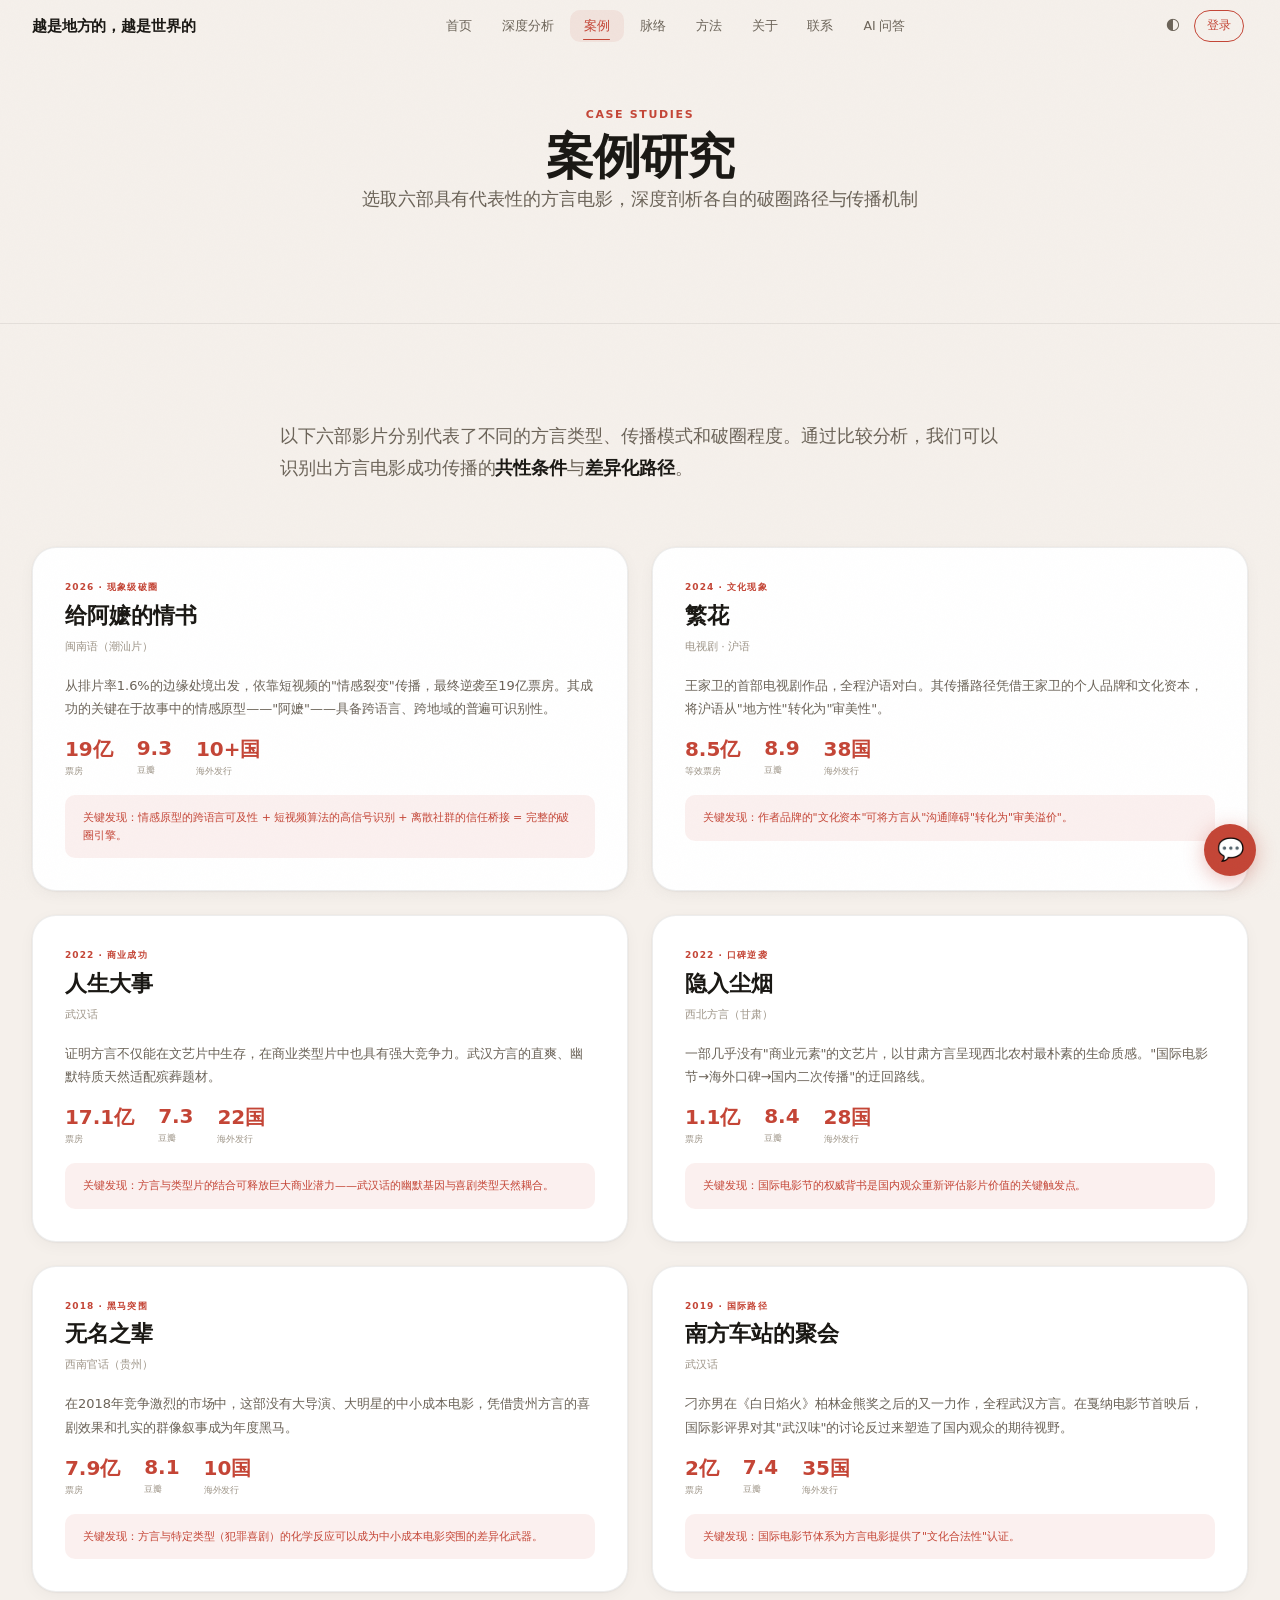
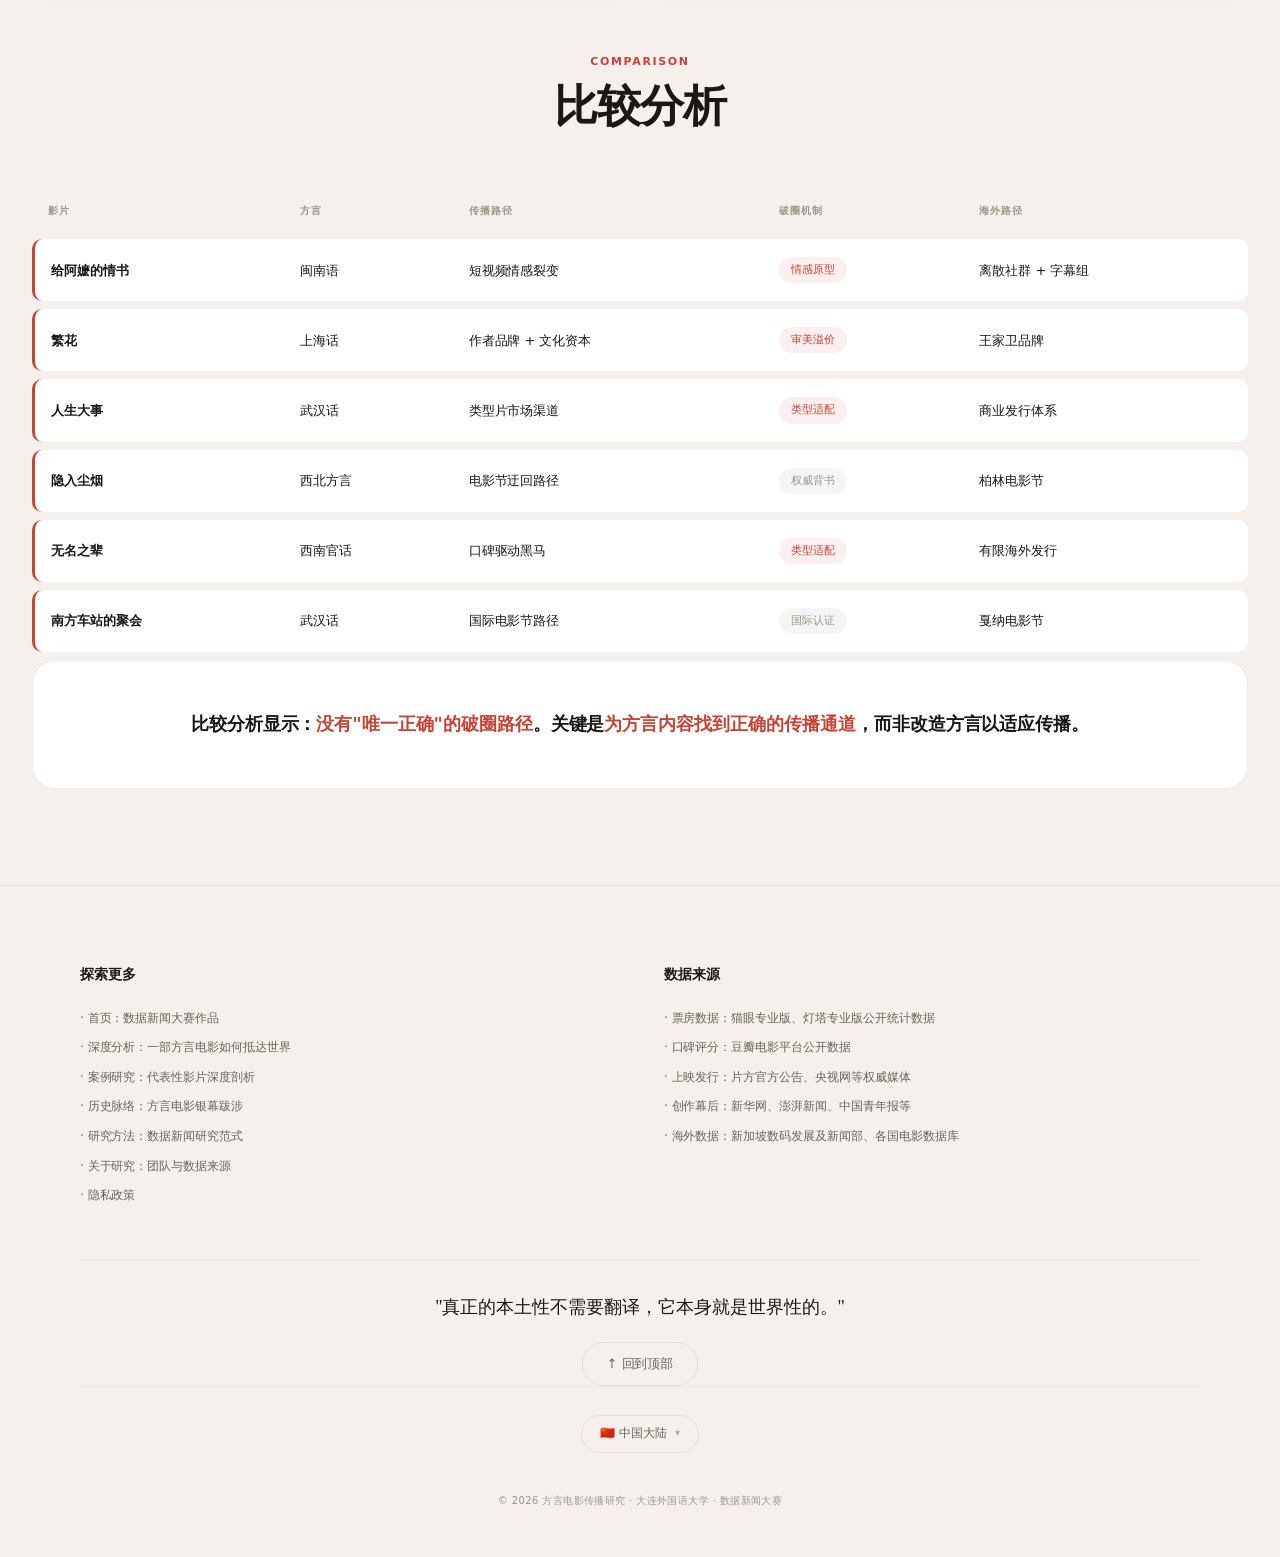
<file: DUFL-v2/case-studies.html>
<!DOCTYPE html>
<html lang="zh-CN">
<head>
<meta charset="UTF-8">
<meta name="viewport" content="width=device-width,initial-scale=1,viewport-fit=cover">
<meta http-equiv="Content-Security-Policy" content="default-src 'self'; script-src 'self' 'unsafe-inline' https://accounts.google.com; style-src 'self' 'unsafe-inline'; connect-src 'self'; img-src 'self' data:; font-src 'self'">
<meta http-equiv="X-Content-Type-Options" content="nosniff">
<title>案例研究 — 被世界听懂的"土味"乡音</title>
<meta name="description" content="案例研究——深度剖析六部方言电影的破圈传播路径">
<meta property="og:title" content="案例研究 — 被世界听懂的「土味」乡音">
<meta property="og:description" content="六部代表性方言电影深度剖析：从19亿票房的《阿嬷》到戛纳认可的《南方车站》">
<meta property="og:image" content="assets/og-image.svg"><meta property="og:image:width" content="1200"><meta property="og:image:height" content="630">
<meta name="twitter:card" content="summary_large_image">
<!-- Using system fonts -->
<link rel="stylesheet" href="css/style.css">
<link rel="icon" href="assets/favicon.svg" type="image/svg+xml">
</head>
<body>

<nav id="nav"><div class="nav-inner">
<a href="index.html" class="brand serif" data-i18n="nav.brand">越是地方的，越是世界的</a>
<div class="nav-links" id="navLinks">
<a href="index.html">首页</a>
<a href="deep-dive.html">深度分析</a>
<a href="case-studies.html">案例</a>
<a href="timeline.html">脉络</a>
<a href="methodology.html">方法</a>
<a href="about.html">关于</a>
<a href="contact.html">联系</a>
<a href="ai-query.html">AI 问答</a>
</div>
<div class="nav-actions">
<button class="theme-btn" id="themeToggle" aria-label="切换模式">🌓</button>

<button class="menu-btn" id="menuBtn" aria-label="菜单"><span></span><span></span><span></span></button>
</div></div></nav><section class="page-hero" id="main-content">
<div class="hero-inner"><span class="caption">Case Studies</span><h1 class="display-sm serif">案例研究</h1><p class="body-lg">选取六部具有代表性的方言电影，深度剖析各自的破圈路径与传播机制</p></div></section>
<section class="section section-alt"><div class="container-wide">
<div class="reveal" style="max-width:720px;margin:0 auto 64px"><p class="body-lg">以下六部影片分别代表了不同的方言类型、传播模式和破圈程度。通过比较分析，我们可以识别出方言电影成功传播的<strong style="color:var(--text)">共性条件</strong>与<strong style="color:var(--text)">差异化路径</strong>。</p></div>
<div class="case-grid reveal">
<div class="case-card reveal"><span class="case-year">2026 · 现象级破圈</span><h3>给阿嬷的情书</h3><span class="dialect">闽南语（潮汕片）</span><div class="case-body"><p>从排片率1.6%的边缘处境出发，依靠短视频的"情感裂变"传播，最终逆袭至19亿票房。其成功的关键在于故事中的情感原型——"阿嬷"——具备跨语言、跨地域的普遍可识别性。</p><div class="case-stats"><div><span class="cs-val">19亿</span><span class="cs-lbl">票房</span></div><div><span class="cs-val">9.3</span><span class="cs-lbl">豆瓣</span></div><div><span class="cs-val">10+国</span><span class="cs-lbl">海外发行</span></div></div><div class="case-finding">关键发现：情感原型的跨语言可及性 + 短视频算法的高信号识别 + 离散社群的信任桥接 = 完整的破圈引擎。</div></div></div>
<div class="case-card reveal"><span class="case-year">2024 · 文化现象</span><h3>繁花</h3><span class="dialect">电视剧 · 沪语</span><div class="case-body"><p>王家卫的首部电视剧作品，全程沪语对白。其传播路径凭借王家卫的个人品牌和文化资本，将沪语从"地方性"转化为"审美性"。</p><div class="case-stats"><div><span class="cs-val">8.5亿</span><span class="cs-lbl">等效票房</span></div><div><span class="cs-val">8.9</span><span class="cs-lbl">豆瓣</span></div><div><span class="cs-val">38国</span><span class="cs-lbl">海外发行</span></div></div><div class="case-finding">关键发现：作者品牌的"文化资本"可将方言从"沟通障碍"转化为"审美溢价"。</div></div></div>
<div class="case-card reveal"><span class="case-year">2022 · 商业成功</span><h3>人生大事</h3><span class="dialect">武汉话</span><div class="case-body"><p>证明方言不仅能在文艺片中生存，在商业类型片中也具有强大竞争力。武汉方言的直爽、幽默特质天然适配殡葬题材。</p><div class="case-stats"><div><span class="cs-val">17.1亿</span><span class="cs-lbl">票房</span></div><div><span class="cs-val">7.3</span><span class="cs-lbl">豆瓣</span></div><div><span class="cs-val">22国</span><span class="cs-lbl">海外发行</span></div></div><div class="case-finding">关键发现：方言与类型片的结合可释放巨大商业潜力——武汉话的幽默基因与喜剧类型天然耦合。</div></div></div>
<div class="case-card reveal"><span class="case-year">2022 · 口碑逆袭</span><h3>隐入尘烟</h3><span class="dialect">西北方言（甘肃）</span><div class="case-body"><p>一部几乎没有"商业元素"的文艺片，以甘肃方言呈现西北农村最朴素的生命质感。"国际电影节→海外口碑→国内二次传播"的迂回路线。</p><div class="case-stats"><div><span class="cs-val">1.1亿</span><span class="cs-lbl">票房</span></div><div><span class="cs-val">8.4</span><span class="cs-lbl">豆瓣</span></div><div><span class="cs-val">28国</span><span class="cs-lbl">海外发行</span></div></div><div class="case-finding">关键发现：国际电影节的权威背书是国内观众重新评估影片价值的关键触发点。</div></div></div>
<div class="case-card reveal"><span class="case-year">2018 · 黑马突围</span><h3>无名之辈</h3><span class="dialect">西南官话（贵州）</span><div class="case-body"><p>在2018年竞争激烈的市场中，这部没有大导演、大明星的中小成本电影，凭借贵州方言的喜剧效果和扎实的群像叙事成为年度黑马。</p><div class="case-stats"><div><span class="cs-val">7.9亿</span><span class="cs-lbl">票房</span></div><div><span class="cs-val">8.1</span><span class="cs-lbl">豆瓣</span></div><div><span class="cs-val">10国</span><span class="cs-lbl">海外发行</span></div></div><div class="case-finding">关键发现：方言与特定类型（犯罪喜剧）的化学反应可以成为中小成本电影突围的差异化武器。</div></div></div>
<div class="case-card reveal"><span class="case-year">2019 · 国际路径</span><h3>南方车站的聚会</h3><span class="dialect">武汉话</span><div class="case-body"><p>刁亦男在《白日焰火》柏林金熊奖之后的又一力作，全程武汉方言。在戛纳电影节首映后，国际影评界对其"武汉味"的讨论反过来塑造了国内观众的期待视野。</p><div class="case-stats"><div><span class="cs-val">2亿</span><span class="cs-lbl">票房</span></div><div><span class="cs-val">7.4</span><span class="cs-lbl">豆瓣</span></div><div><span class="cs-val">35国</span><span class="cs-lbl">海外发行</span></div></div><div class="case-finding">关键发现：国际电影节体系为方言电影提供了"文化合法性"认证。</div></div></div>
</div>

<!-- Comparison Table -->
<div class="reveal" style="margin-top:64px"><div class="section-header"><span class="caption">Comparison</span><h2 class="heading serif">比较分析</h2></div>
<div class="cmp-scroll"><table class="cmp-table"><thead><tr><th>影片</th><th>方言</th><th>传播路径</th><th>破圈机制</th><th>海外路径</th></tr></thead><tbody>
<tr><td>给阿嬷的情书</td><td>闽南语</td><td>短视频情感裂变</td><td><span style="display:inline-block;padding:4px 12px;border-radius:100px;font-size:11px;background:var(--accent-soft);color:var(--accent)">情感原型</span></td><td>离散社群 + 字幕组</td></tr>
<tr><td>繁花</td><td>上海话</td><td>作者品牌 + 文化资本</td><td><span style="display:inline-block;padding:4px 12px;border-radius:100px;font-size:11px;background:var(--accent-soft);color:var(--accent)">审美溢价</span></td><td>王家卫品牌</td></tr>
<tr><td>人生大事</td><td>武汉话</td><td>类型片市场渠道</td><td><span style="display:inline-block;padding:4px 12px;border-radius:100px;font-size:11px;background:var(--accent-soft);color:var(--accent)">类型适配</span></td><td>商业发行体系</td></tr>
<tr><td>隐入尘烟</td><td>西北方言</td><td>电影节迂回路径</td><td><span style="display:inline-block;padding:4px 12px;border-radius:100px;font-size:11px;background:var(--border-soft);color:var(--text-3)">权威背书</span></td><td>柏林电影节</td></tr>
<tr><td>无名之辈</td><td>西南官话</td><td>口碑驱动黑马</td><td><span style="display:inline-block;padding:4px 12px;border-radius:100px;font-size:11px;background:var(--accent-soft);color:var(--accent)">类型适配</span></td><td>有限海外发行</td></tr>
<tr><td>南方车站的聚会</td><td>武汉话</td><td>国际电影节路径</td><td><span style="display:inline-block;padding:4px 12px;border-radius:100px;font-size:11px;background:var(--border-soft);color:var(--text-3)">国际认证</span></td><td>戛纳电影节</td></tr>
</tbody></table></div>
<div class="insight-banner"><p>比较分析显示：<span class="hi">没有"唯一正确"的破圈路径</span>。关键是<span class="hi">为方言内容找到正确的传播通道</span>，而非改造方言以适应传播。</p></div></div>
</div></section>
<footer><div class="footer-grid">
<div><h3>探索更多</h3><ul>
<li>· <a href="index.html">首页：数据新闻大赛作品</a></li>
<li>· <a href="deep-dive.html">深度分析：一部方言电影如何抵达世界</a></li>
<li>· <a href="case-studies.html">案例研究：代表性影片深度剖析</a></li>
<li>· <a href="timeline.html">历史脉络：方言电影银幕跋涉</a></li>
<li>· <a href="methodology.html">研究方法：数据新闻研究范式</a></li>
<li>· <a href="about.html">关于研究：团队与数据来源</a></li>
<li>· <a href="privacy.html">隐私政策</a></li></ul></div>
<div><h3>数据来源</h3><ul>
<li>· 票房数据：猫眼专业版、灯塔专业版公开统计数据</li>
<li>· 口碑评分：豆瓣电影平台公开数据</li>
<li>· 上映发行：片方官方公告、央视网等权威媒体</li>
<li>· 创作幕后：新华网、澎湃新闻、中国青年报等</li>
<li>· 海外数据：新加坡数码发展及新闻部、各国电影数据库</li></ul></div>
</div><div class="footer-bottom"><p class="quote">"真正的本土性不需要翻译，它本身就是世界性的。"</p>
<a href="#" style="display:inline-flex;align-items:center;gap:8px;padding:10px 24px;border-radius:100px;border:1px solid var(--border);color:var(--text-2);font-size:13px;transition:all .3s">↑ 回到顶部</a>

  <!-- Region Selector -->
  <div class="region-selector" style="text-align:center;padding:28px 0 16px;border-top:1px solid var(--border-soft);max-width:1120px;margin:0 auto">
    <button id="regionTrigger" onclick="toggleRegionMenu()" style="font-size:12px;color:var(--text-2);padding:8px 18px;border-radius:100px;border:1px solid var(--border);background:var(--card);cursor:pointer;transition:all .25s;display:inline-flex;align-items:center;gap:8px">
      <span id="currentRegionLabel">🌐 地区</span>
      <span style="font-size:10px;opacity:.5">▾</span>
    </button>
    <div id="regionMenu" style="display:none;position:fixed;inset:0;z-index:300;background:rgba(0,0,0,.4);align-items:center;justify-content:center" onclick="if(event.target===this)toggleRegionMenu()">
      <div style="background:var(--card);border-radius:20px;padding:32px 28px;max-width:380px;width:90%;border:1px solid var(--border);box-shadow:0 24px 80px rgba(0,0,0,.15);text-align:center">
        <h3 style="font:600 18px/1.2 var(--font-serif);margin-bottom:6px">选择地区</h3>
        <p style="font-size:11px;color:var(--text-3);margin-bottom:20px">Select your region for localized content</p>
        <div id="regionList" style="display:flex;flex-wrap:wrap;gap:6px;justify-content:center">
          <button class="region-option" data-region="zh-CN" onclick="I18N.setRegion('zh-CN');toggleRegionMenu()" style="font-size:12px;padding:9px 16px;border-radius:8px;border:1px solid var(--border);background:var(--card);color:var(--text-2);cursor:pointer;transition:all .2s;white-space:nowrap;min-width:100px">中国大陆 · 简体中文</button>
          <button class="region-option" data-region="zh-HK" onclick="I18N.setRegion('zh-HK');toggleRegionMenu()" style="font-size:12px;padding:9px 16px;border-radius:8px;border:1px solid var(--border);background:var(--card);color:var(--text-2);cursor:pointer;transition:all .2s;white-space:nowrap;min-width:100px">中国香港 · 繁體中文</button>
          <button class="region-option" data-region="zh-TW" onclick="I18N.setRegion('zh-TW');toggleRegionMenu()" style="font-size:12px;padding:9px 16px;border-radius:8px;border:1px solid var(--border);background:var(--card);color:var(--text-2);cursor:pointer;transition:all .2s;white-space:nowrap;min-width:100px">中国台湾 · 繁體中文</button>
          <button class="region-option" data-region="ja" onclick="I18N.setRegion('ja');toggleRegionMenu()" style="font-size:12px;padding:9px 16px;border-radius:8px;border:1px solid var(--border);background:var(--card);color:var(--text-2);cursor:pointer;transition:all .2s;white-space:nowrap;min-width:100px">日本 · 日本語</button>
          <button class="region-option" data-region="ko" onclick="I18N.setRegion('ko');toggleRegionMenu()" style="font-size:12px;padding:9px 16px;border-radius:8px;border:1px solid var(--border);background:var(--card);color:var(--text-2);cursor:pointer;transition:all .2s;white-space:nowrap;min-width:100px">한국 · 한국어</button>
          <button class="region-option" data-region="ms" onclick="I18N.setRegion('ms');toggleRegionMenu()" style="font-size:12px;padding:9px 16px;border-radius:8px;border:1px solid var(--border);background:var(--card);color:var(--text-2);cursor:pointer;transition:all .2s;white-space:nowrap;min-width:100px">Malaysia</button>
          <button class="region-option" data-region="en-US" onclick="I18N.setRegion('en-US');toggleRegionMenu()" style="font-size:12px;padding:9px 16px;border-radius:8px;border:1px solid var(--border);background:var(--card);color:var(--text-2);cursor:pointer;transition:all .2s;white-space:nowrap;min-width:100px">United States</button>
          <button class="region-option" data-region="en-CA" onclick="I18N.setRegion('en-CA');toggleRegionMenu()" style="font-size:12px;padding:9px 16px;border-radius:8px;border:1px solid var(--border);background:var(--card);color:var(--text-2);cursor:pointer;transition:all .2s;white-space:nowrap;min-width:100px">Canada</button>
        </div>
        <button onclick="toggleRegionMenu()" style="margin-top:20px;font-size:12px;color:var(--text-3);padding:8px 24px;border-radius:100px;border:1px solid var(--border);background:var(--card);cursor:pointer">取消</button>
      </div>
    </div>
    <style>
      .region-option:hover{background:var(--accent-soft)!important;color:var(--accent)!important;border-color:var(--accent)!important;transform:scale(1.03)}
      .region-option.active{background:var(--accent)!important;color:#fff!important;border-color:var(--accent)!important}
      #regionMenu{display:none}
      #regionMenu.open{display:flex!important}
    
/* Hamburger menu animation */
.menu-btn span{transition:all .3s;transform-origin:center}
.menu-btn.open span:nth-child(1){transform:translateY(6px) rotate(45deg)}
.menu-btn.open span:nth-child(2){opacity:0;transform:scaleX(0)}
.menu-btn.open span:nth-child(3){transform:translateY(-6px) rotate(-45deg)}
</style>
  </div>
  <script>
    function toggleRegionMenu(){document.getElementById('regionMenu').classList.toggle('open')}
    // Update label on load
    (function(){var r=I18N.getRegions().find(function(r){return r.code===I18N.getRegion()});if(r){var l=document.getElementById('currentRegionLabel');if(l)l.textContent=r.name.split('·')[0].trim()}})();
  </script><p class="copyright">© 2026 方言电影传播研究 · 大连外国语大学 · 数据新闻大赛</p></div></footer>
<div class="back-to-top" id="backToTop">↑</div>
<script src="js/i18n.js"></script>
<script src="js/auth.js"></script>
<script src="js/effects3d.js"></script>
<script src="js/main.js"></script>

<script src="js/chat.js"></script>

</body></html>
</file>
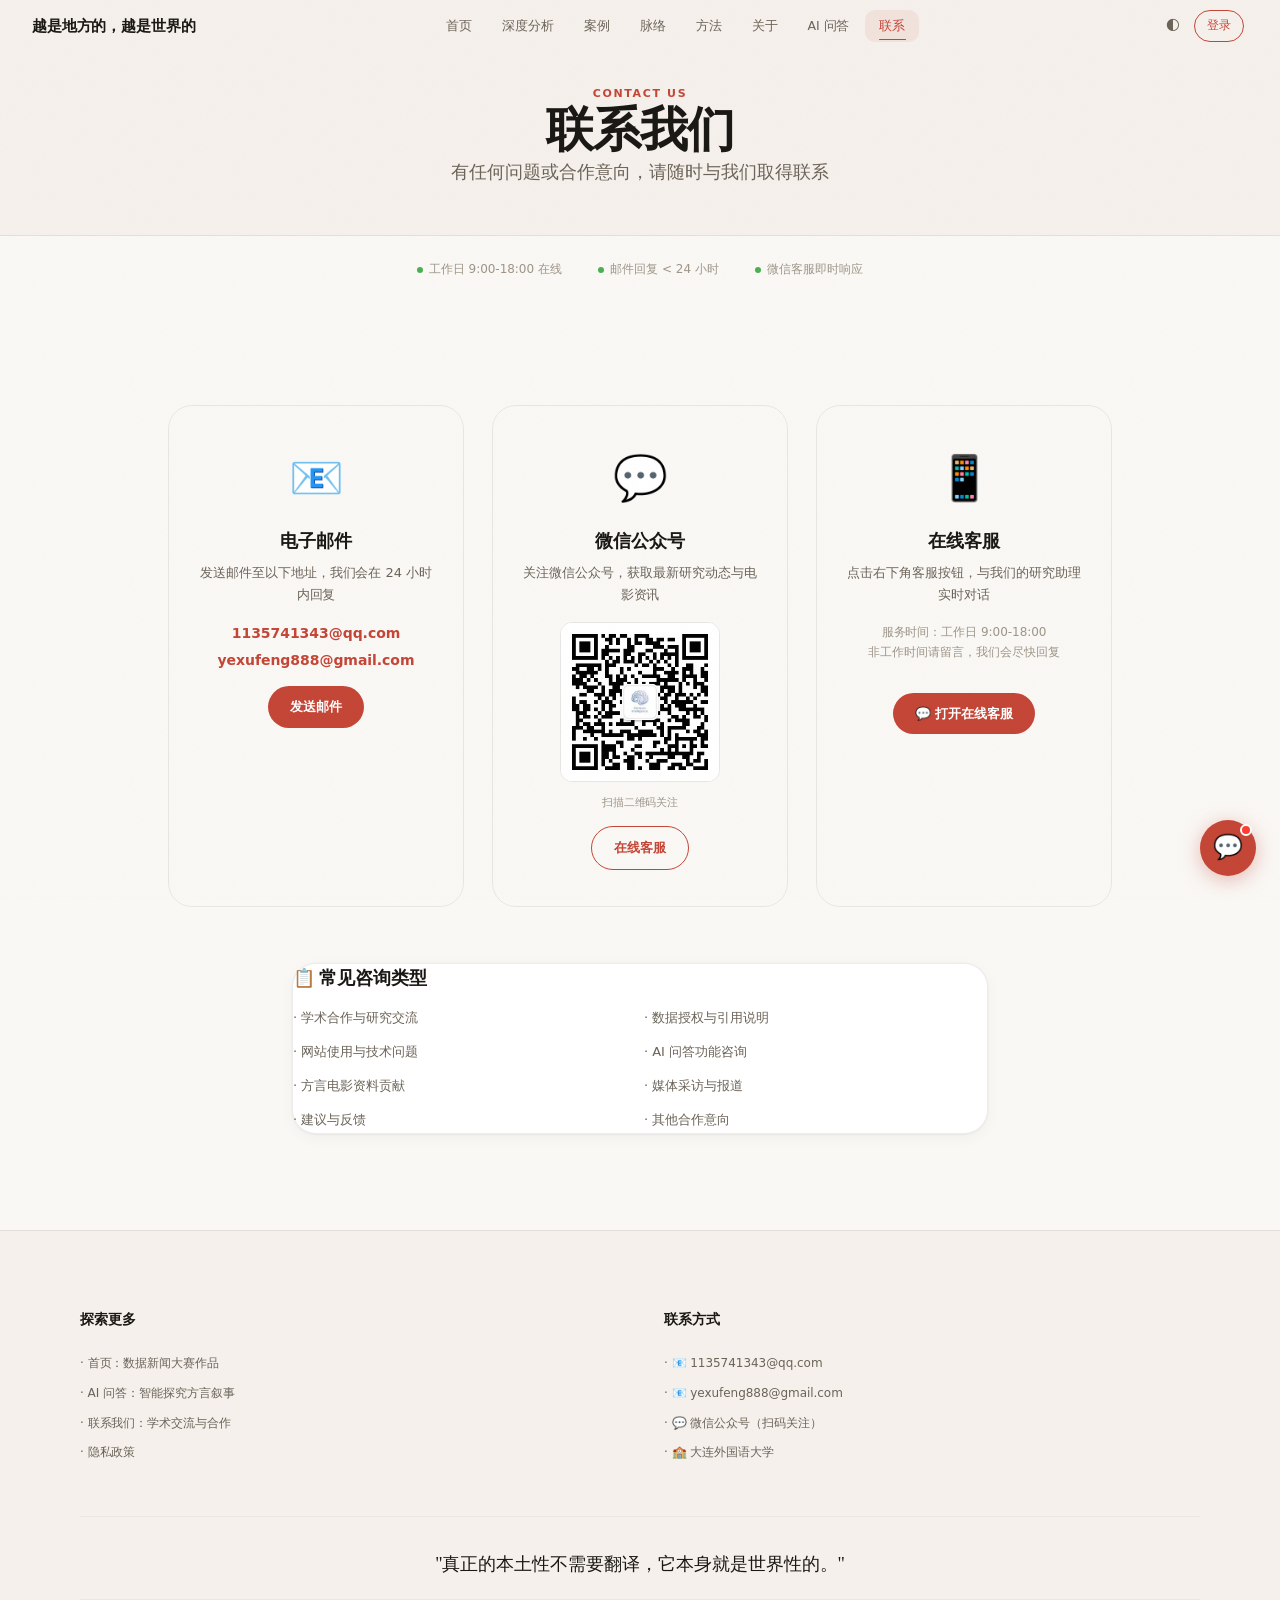
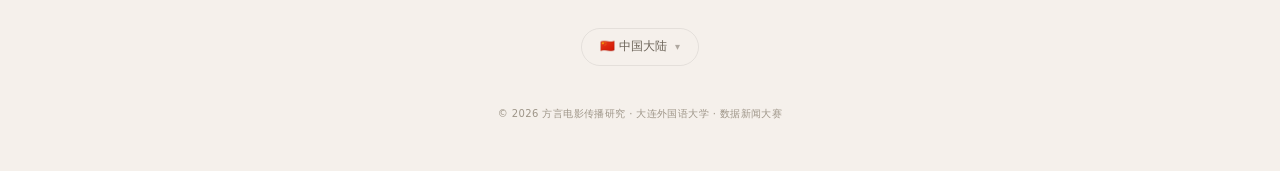
<file: DUFL-v2/contact.html>
<!DOCTYPE html>
<html lang="zh-CN">
<head>
<meta charset="UTF-8">
<meta name="viewport" content="width=device-width,initial-scale=1,viewport-fit=cover">
<meta http-equiv="Content-Security-Policy" content="default-src 'self'; script-src 'self' 'unsafe-inline'; style-src 'self' 'unsafe-inline'; connect-src 'self'; img-src 'self' data:; font-src 'self'">
<meta http-equiv="X-Content-Type-Options" content="nosniff">
<title>联系我们 — 被世界听懂的"土味"乡音</title>
<meta name="description" content="联系方言电影传播研究团队——邮箱、微信公众号、在线客服">
<meta property="og:title" content="联系我们 — 被世界听懂的「土味」乡音">
<meta property="og:description" content="通过邮箱、微信公众号或在线客服联系大连外国语大学方言电影传播研究团队。">
<meta property="og:image" content="assets/og-image.svg"><meta property="og:image:width" content="1200"><meta property="og:image:height" content="630">
<link rel="stylesheet" href="css/style.css">
<link rel="icon" href="assets/favicon.svg" type="image/svg+xml">
<style>
.contact-hero{background:var(--bg-alt);padding:80px 28px 48px;text-align:center;border-bottom:1px solid var(--border)}
.contact-grid{display:grid;grid-template-columns:repeat(3,1fr);gap:28px;max-width:1000px;margin:0 auto;padding:56px 28px}
.contact-card{background:var(--card);border-radius:var(--radius-lg);padding:36px 28px;text-align:center;border:1px solid var(--border);transition:all .4s var(--ease)}
.contact-card:hover{transform:translateY(-4px);box-shadow:var(--shadow-lg)}
.contact-card .c-icon{font-size:44px;margin-bottom:16px;display:block}
.contact-card h3{font:600 18px/1.3 var(--font-serif);margin-bottom:8px}
.contact-card .c-desc{font-size:13px;color:var(--text-2);line-height:1.7;margin-bottom:16px}
.contact-card .c-value{font-size:14px;font-weight:600;color:var(--accent);word-break:break-all}
.contact-card .c-btn{display:inline-block;margin-top:14px;padding:10px 22px;border-radius:100px;font-size:13px;font-weight:600;cursor:pointer;transition:all .3s;background:var(--accent);color:#fff;text-decoration:none}
.contact-card .c-btn:hover{opacity:.9;transform:scale(1.03)}
.contact-card .c-btn.outline{background:transparent;color:var(--accent);border:1px solid var(--accent)}
.contact-card .c-btn.outline:hover{background:var(--accent);color:#fff}
/* QR */
.qr-img{width:160px;height:160px;border-radius:12px;border:1px solid var(--border);margin:0 auto 12px;display:block;object-fit:cover}
/* Response time */
.response-info{text-align:center;padding:20px;max-width:600px;margin:0 auto 48px}
.response-info .resp-item{display:inline-flex;align-items:center;gap:6px;margin:0 16px;font-size:12px;color:var(--text-3)}
.resp-dot{width:6px;height:6px;border-radius:50%;background:#4caf50;display:inline-block}

/* Chat Widget — fixed, always available */
.chat-widget{position:fixed;bottom:24px;right:24px;z-index:200}
.chat-toggle{width:56px;height:56px;border-radius:50%;background:var(--accent);color:#fff;font-size:24px;display:flex;align-items:center;justify-content:center;cursor:pointer;box-shadow:0 4px 20px rgba(196,69,54,.35);transition:all .3s;border:none}
.chat-toggle:hover{transform:scale(1.08);box-shadow:0 6px 28px rgba(196,69,54,.45)}
.chat-toggle .unread-dot{position:absolute;top:4px;right:4px;width:12px;height:12px;border-radius:50%;background:#ff3b30;border:2px solid #fff;animation:pulse 2s infinite}
.chat-panel{position:absolute;bottom:68px;right:0;width:360px;height:480px;background:var(--card);border-radius:var(--radius-lg);border:1px solid var(--border);box-shadow:var(--shadow-xl);display:flex;flex-direction:column;overflow:hidden;opacity:0;transform:translateY(20px) scale(.95);pointer-events:none;transition:all .3s var(--ease)}
.chat-panel.open{opacity:1;transform:translateY(0) scale(1);pointer-events:auto}
.chat-panel-header{background:var(--accent);color:#fff;padding:16px 20px;display:flex;align-items:center;justify-content:space-between}
.chat-panel-header h4{font:600 14px/1.2 var(--font-serif)}
.chat-panel-header .online-status{font-size:11px;opacity:.8;display:flex;align-items:center;gap:5px}
.chat-panel-header .close-chat{width:28px;height:28px;border-radius:50%;background:rgba(255,255,255,.2);color:#fff;display:flex;align-items:center;justify-content:center;cursor:pointer;font-size:14px;border:none;transition:all .2s}
.chat-panel-header .close-chat:hover{background:rgba(255,255,255,.35)}
.chat-panel-body{flex:1;overflow-y:auto;padding:16px;display:flex;flex-direction:column;gap:10px}
.chat-panel-body .sys-msg{text-align:center;font-size:11px;color:var(--text-3);padding:8px}
.chat-bubble{max-width:85%;padding:10px 14px;border-radius:14px;font-size:13px;line-height:1.6}
.chat-bubble.agent{background:var(--bg-alt);color:var(--text);border-top-left-radius:4px;align-self:flex-start}
.chat-bubble.user{background:var(--accent);color:#fff;border-top-right-radius:4px;align-self:flex-end}
.chat-panel-input{display:flex;gap:8px;padding:12px 16px;border-top:1px solid var(--border)}
.chat-panel-input input{flex:1;padding:10px 14px;border-radius:100px;border:1px solid var(--border);background:var(--bg);color:var(--text);font-size:13px;outline:none}
.chat-panel-input input:focus{border-color:var(--accent)}
.chat-panel-input button{width:36px;height:36px;border-radius:50%;background:var(--accent);color:#fff;font-size:16px;border:none;cursor:pointer;flex-shrink:0;transition:all .2s}
.chat-panel-input button:hover{opacity:.9}
/* Quick replies */
.quick-replies{display:flex;gap:6px;flex-wrap:wrap;padding:8px 0}
.quick-replies button{padding:6px 12px;border-radius:100px;font-size:11px;border:1px solid var(--border);background:var(--card);color:var(--text-2);cursor:pointer;transition:all .2s;white-space:nowrap}
.quick-replies button:hover{border-color:var(--accent);color:var(--accent)}
@keyframes pulse{0%,100%{opacity:1}50%{opacity:.3}}

@media(max-width:768px){
  .contact-grid{grid-template-columns:1fr;padding:40px 20px}
  .chat-panel{width:calc(100vw - 40px);right:-8px;height:420px}
  .chat-toggle{width:48px;height:48px;font-size:20px;bottom:16px;right:16px}
}

/* Hamburger menu animation */
.menu-btn span{transition:all .3s;transform-origin:center}
.menu-btn.open span:nth-child(1){transform:translateY(6px) rotate(45deg)}
.menu-btn.open span:nth-child(2){opacity:0;transform:scaleX(0)}
.menu-btn.open span:nth-child(3){transform:translateY(-6px) rotate(-45deg)}
</style>
</head>
<body>

<nav id="nav"><div class="nav-inner">
<a href="index.html" class="brand serif">越是地方的，越是世界的</a>
<div class="nav-links" id="navLinks">
<a href="index.html">首页</a><a href="deep-dive.html">深度分析</a><a href="case-studies.html">案例</a><a href="timeline.html">脉络</a><a href="methodology.html">方法</a><a href="about.html">关于</a><a href="ai-query.html">AI 问答</a><a href="contact.html" class="active">联系</a>
</div>
<div class="nav-actions">
<button class="theme-btn" id="themeToggle" aria-label="切换模式">🌓</button>

<button class="menu-btn" id="menuBtn" aria-label="菜单"><span></span><span></span><span></span></button>
</div></div></nav>

<div class="contact-hero">
<span class="caption">Contact Us</span>
<h1 class="display-sm serif">联系我们</h1>
<p class="body-lg">有任何问题或合作意向，请随时与我们取得联系</p>
</div>

<div class="response-info reveal">
<span class="resp-item"><span class="resp-dot"></span> 工作日 9:00-18:00 在线</span>
<span class="resp-item"><span class="resp-dot"></span> 邮件回复 &lt; 24 小时</span>
<span class="resp-item"><span class="resp-dot"></span> 微信客服即时响应</span>
</div>

<div class="contact-grid reveal">
<!-- Email -->
<div class="contact-card">
<span class="c-icon">📧</span>
<h3>电子邮件</h3>
<p class="c-desc">发送邮件至以下地址，我们会在 24 小时内回复</p>
<div class="c-value">1135741343@qq.com</div>
<div class="c-value" style="margin-top:4px">yexufeng888@gmail.com</div>
<a href="mailto:1135741343@qq.com" class="c-btn">发送邮件</a>
</div>

<!-- WeChat -->
<div class="contact-card">
<span class="c-icon">💬</span>
<h3>微信公众号</h3>
<p class="c-desc">关注微信公众号，获取最新研究动态与电影资讯</p>
<img src="assets/wechat-qr.jpg" alt="微信公众号二维码" class="qr-img">
<p style="font-size:11px;color:var(--text-3)">扫描二维码关注</p>
<button class="c-btn outline" onclick="document.getElementById('chatWidget').scrollIntoView({behavior:'smooth'}); setTimeout(()=>toggleChat(),500)">在线客服</button>
</div>

<!-- Phone/WeChat -->
<div class="contact-card">
<span class="c-icon">📱</span>
<h3>在线客服</h3>
<p class="c-desc">点击右下角客服按钮，与我们的研究助理实时对话</p>
<p class="c-desc" style="font-size:12px;color:var(--text-3)">服务时间：工作日 9:00-18:00<br>非工作时间请留言，我们会尽快回复</p>
<button class="c-btn" onclick="toggleChat()">💬 打开在线客服</button>
</div>
</div>

<div class="section" style="text-align:center;padding-top:0">
<div class="container-narrow">
<div class="card card-pad-sm reveal" style="text-align:left">
<h3 class="serif" style="font-size:18px;margin-bottom:12px">📋 常见咨询类型</h3>
<div style="display:grid;grid-template-columns:1fr 1fr;gap:8px;font-size:13px;color:var(--text-2);line-height:2">
<div>· 学术合作与研究交流</div><div>· 数据授权与引用说明</div>
<div>· 网站使用与技术问题</div><div>· AI 问答功能咨询</div>
<div>· 方言电影资料贡献</div><div>· 媒体采访与报道</div>
<div>· 建议与反馈</div><div>· 其他合作意向</div>
</div>
</div>
</div>
</div>

<footer><div class="footer-grid">
<div><h3>探索更多</h3><ul>
<li>· <a href="index.html">首页：数据新闻大赛作品</a></li>
<li>· <a href="ai-query.html">AI 问答：智能探究方言叙事</a></li>
<li>· <a href="contact.html">联系我们：学术交流与合作</a></li>
<li>· <a href="privacy.html">隐私政策</a></li></ul></div>
<div><h3>联系方式</h3><ul>
<li>· 📧 1135741343@qq.com</li>
<li>· 📧 yexufeng888@gmail.com</li>
<li>· 💬 微信公众号（扫码关注）</li>
<li>· 🏫 大连外国语大学</li></ul></div>
</div><div class="footer-bottom"><p class="quote">"真正的本土性不需要翻译，它本身就是世界性的。"</p>

  <!-- Region Selector -->
  <div class="region-selector" style="text-align:center;padding:28px 0 16px;border-top:1px solid var(--border-soft);max-width:1120px;margin:0 auto">
    <button id="regionTrigger" onclick="toggleRegionMenu()" style="font-size:12px;color:var(--text-2);padding:8px 18px;border-radius:100px;border:1px solid var(--border);background:var(--card);cursor:pointer;transition:all .25s;display:inline-flex;align-items:center;gap:8px">
      <span id="currentRegionLabel">🌐 地区</span>
      <span style="font-size:10px;opacity:.5">▾</span>
    </button>
    <div id="regionMenu" style="display:none;position:fixed;inset:0;z-index:300;background:rgba(0,0,0,.4);align-items:center;justify-content:center" onclick="if(event.target===this)toggleRegionMenu()">
      <div style="background:var(--card);border-radius:20px;padding:32px 28px;max-width:380px;width:90%;border:1px solid var(--border);box-shadow:0 24px 80px rgba(0,0,0,.15);text-align:center">
        <h3 style="font:600 18px/1.2 var(--font-serif);margin-bottom:6px">选择地区</h3>
        <p style="font-size:11px;color:var(--text-3);margin-bottom:20px">Select your region for localized content</p>
        <div id="regionList" style="display:flex;flex-wrap:wrap;gap:6px;justify-content:center">
          <button class="region-option" data-region="zh-CN" onclick="I18N.setRegion('zh-CN');toggleRegionMenu()" style="font-size:12px;padding:9px 16px;border-radius:8px;border:1px solid var(--border);background:var(--card);color:var(--text-2);cursor:pointer;transition:all .2s;white-space:nowrap;min-width:100px">中国大陆 · 简体中文</button>
          <button class="region-option" data-region="zh-HK" onclick="I18N.setRegion('zh-HK');toggleRegionMenu()" style="font-size:12px;padding:9px 16px;border-radius:8px;border:1px solid var(--border);background:var(--card);color:var(--text-2);cursor:pointer;transition:all .2s;white-space:nowrap;min-width:100px">中国香港 · 繁體中文</button>
          <button class="region-option" data-region="zh-TW" onclick="I18N.setRegion('zh-TW');toggleRegionMenu()" style="font-size:12px;padding:9px 16px;border-radius:8px;border:1px solid var(--border);background:var(--card);color:var(--text-2);cursor:pointer;transition:all .2s;white-space:nowrap;min-width:100px">中国台湾 · 繁體中文</button>
          <button class="region-option" data-region="ja" onclick="I18N.setRegion('ja');toggleRegionMenu()" style="font-size:12px;padding:9px 16px;border-radius:8px;border:1px solid var(--border);background:var(--card);color:var(--text-2);cursor:pointer;transition:all .2s;white-space:nowrap;min-width:100px">日本 · 日本語</button>
          <button class="region-option" data-region="ko" onclick="I18N.setRegion('ko');toggleRegionMenu()" style="font-size:12px;padding:9px 16px;border-radius:8px;border:1px solid var(--border);background:var(--card);color:var(--text-2);cursor:pointer;transition:all .2s;white-space:nowrap;min-width:100px">한국 · 한국어</button>
          <button class="region-option" data-region="ms" onclick="I18N.setRegion('ms');toggleRegionMenu()" style="font-size:12px;padding:9px 16px;border-radius:8px;border:1px solid var(--border);background:var(--card);color:var(--text-2);cursor:pointer;transition:all .2s;white-space:nowrap;min-width:100px">Malaysia</button>
          <button class="region-option" data-region="en-US" onclick="I18N.setRegion('en-US');toggleRegionMenu()" style="font-size:12px;padding:9px 16px;border-radius:8px;border:1px solid var(--border);background:var(--card);color:var(--text-2);cursor:pointer;transition:all .2s;white-space:nowrap;min-width:100px">United States</button>
          <button class="region-option" data-region="en-CA" onclick="I18N.setRegion('en-CA');toggleRegionMenu()" style="font-size:12px;padding:9px 16px;border-radius:8px;border:1px solid var(--border);background:var(--card);color:var(--text-2);cursor:pointer;transition:all .2s;white-space:nowrap;min-width:100px">Canada</button>
        </div>
        <button onclick="toggleRegionMenu()" style="margin-top:20px;font-size:12px;color:var(--text-3);padding:8px 24px;border-radius:100px;border:1px solid var(--border);background:var(--card);cursor:pointer">取消</button>
      </div>
    </div>
    <style>
      .region-option:hover{background:var(--accent-soft)!important;color:var(--accent)!important;border-color:var(--accent)!important;transform:scale(1.03)}
      .region-option.active{background:var(--accent)!important;color:#fff!important;border-color:var(--accent)!important}
      #regionMenu{display:none}
      #regionMenu.open{display:flex!important}
    
/* Hamburger menu animation */
.menu-btn span{transition:all .3s;transform-origin:center}
.menu-btn.open span:nth-child(1){transform:translateY(6px) rotate(45deg)}
.menu-btn.open span:nth-child(2){opacity:0;transform:scaleX(0)}
.menu-btn.open span:nth-child(3){transform:translateY(-6px) rotate(-45deg)}
</style>
  </div>
  <script>
    function toggleRegionMenu(){document.getElementById('regionMenu').classList.toggle('open')}
    // Update label on load
    (function(){var r=I18N.getRegions().find(function(r){return r.code===I18N.getRegion()});if(r){var l=document.getElementById('currentRegionLabel');if(l)l.textContent=r.name.split('·')[0].trim()}})();
  </script><p class="copyright">© 2026 方言电影传播研究 · 大连外国语大学 · 数据新闻大赛</p></div></footer>

<!-- ====== PERSISTENT CHAT WIDGET ====== -->
<div class="chat-widget" id="chatWidget">
<button class="chat-toggle" onclick="toggleChat()">
  💬
  <span class="unread-dot" id="unreadDot"></span>
</button>
<div class="chat-panel" id="chatPanel">
  <div class="chat-panel-header">
    <div>
      <h4>方言电影研究 · 在线客服</h4>
      <span class="online-status"><span class="resp-dot"></span> 在线</span>
    </div>
    <button class="close-chat" onclick="toggleChat()">✕</button>
  </div>
  <div class="chat-panel-body" id="chatBody">
    <div class="sys-msg">— 2026年7月12日 —</div>
    <div class="chat-bubble agent">
      您好！👋 欢迎联系方言电影传播研究团队。<br><br>
      我是智能客服助手，可以帮您解答常见问题。如需人工服务，请发送邮件至 <strong>1135741343@qq.com</strong>。<br><br>
      请问有什么可以帮您的？
    </div>
    <div class="quick-replies" id="quickReplies">
      <button onclick="sendQuick('我想了解这个研究项目')">📚 了解项目</button>
      <button onclick="sendQuick('如何合作或引用数据？')">🤝 合作咨询</button>
      <button onclick="sendQuick('AI问答功能怎么用？')">🤖 AI 使用</button>
    </div>
  </div>
  <div class="chat-panel-input">
    <input type="text" id="chatInput" placeholder="输入消息……" onkeydown="if(event.key==='Enter')sendMsg()">
    <button onclick="sendMsg()">➤</button>
  </div>
</div>
</div>

<script src="js/i18n.js"></script>
<script src="js/effects3d.js"></script>
<script src="js/auth.js"></script>
<script src="js/main.js"></script>
<script>
/* ===== Chat Widget ===== */
let chatOpen = false;
function toggleChat(){
  chatOpen = !chatOpen;
  document.getElementById('chatPanel').classList.toggle('open', chatOpen);
  document.getElementById('unreadDot').style.display = 'none';
  if (chatOpen) document.getElementById('chatInput').focus();
}

/* ===== Send Message ===== */
const replies = {
  '项目': '这是大连外国语大学的数据新闻大赛作品——《被世界听懂的"土味"乡音》。我们以《给阿嬷的情书》为核心样本，研究方言电影如何跨越语言与地域屏障实现全球传播。<br><br>您可以浏览我们的<a href="index.html" style="color:var(--accent)">首页</a>和<a href="deep-dive.html" style="color:var(--accent)">深度分析</a>页面了解更多。',
  '合作': '欢迎学术合作！请发送邮件至 <strong>1135741343@qq.com</strong> 或 <strong>yexufeng888@gmail.com</strong>，说明您的合作意向。我们会在 24 小时内回复。<br><br>数据引用请注明来源：大连外国语大学 · 方言电影传播研究（2026）。',
  'AI': '我们的 <a href="ai-query.html" style="color:var(--accent)">AI 问答页面</a>支持接入 GPT-5.6、Claude Opus 4.8、DeepSeek V4 Pro、Gemini 3.5 Pro 等最新模型。<br><br>点击右上角 ⚙️ 配置 API Key 即可使用。未配置 API 时使用本地知识库回答。详见 AI 页面右上角的 <strong>? 使用指南</strong>。',
  '联系': '您可以通过以下方式联系我们：<br>📧 1135741343@qq.com<br>📧 yexufeng888@gmail.com<br>💬 微信公众号（扫码关注）<br>🏫 大连外国语大学',
  '感谢': '不客气！如有其他问题随时联系我们。😊',
  '你好': '您好！有什么可以帮您的？',
  'default': '感谢您的留言！如需详细回复，请发送邮件至 <strong>1135741343@qq.com</strong>，我们会在 24 小时内回复。您也可以关注我们的微信公众号获取最新动态。',
};

function sendQuick(msg){
  addChatBubble('user', msg);
  setTimeout(() => respond(msg), 600 + Math.random() * 600);
}

function sendMsg(){
  const input = document.getElementById('chatInput');
  const msg = input.value.trim();
  if (!msg) return;
  addChatBubble('user', msg);
  input.value = '';
  setTimeout(() => respond(msg), 600 + Math.random() * 600);
}

function respond(msg){
  let keyword = 'default';
  if (/项目|研究|课题|内容/.test(msg)) keyword = '项目';
  else if (/合作|引用|数据|授权/.test(msg)) keyword = '合作';
  else if (/AI|模型|问答|怎么用/.test(msg)) keyword = 'AI';
  else if (/联系|邮箱|微信|电话/.test(msg)) keyword = '联系';
  else if (/谢谢|感谢|多谢/.test(msg)) keyword = '感谢';
  else if (/你好|您好|hi|hello/.test(msg)) keyword = '你好';

  addChatBubble('agent', replies[keyword]);
  // Hide quick replies after first interaction
  const qr = document.getElementById('quickReplies');
  if (qr) qr.style.display = 'none';
}

function addChatBubble(type, msg){
  const body = document.getElementById('chatBody');
  const div = document.createElement('div');
  div.className = 'chat-bubble ' + (type === 'user' ? 'user' : 'agent');
  // XSS-safe: user messages get textContent, agent responses may contain safe HTML
  if (type === 'user'){ div.textContent = msg; }
  else { div.innerHTML = msg; }
  body.appendChild(div);
  body.scrollTop = body.scrollHeight;
}

// Show unread dot after 10s if chat not opened
setTimeout(() => {
  if (!chatOpen) document.getElementById('unreadDot').style.display = 'block';
}, 10000);
</script>
</body>
</html>
</file>
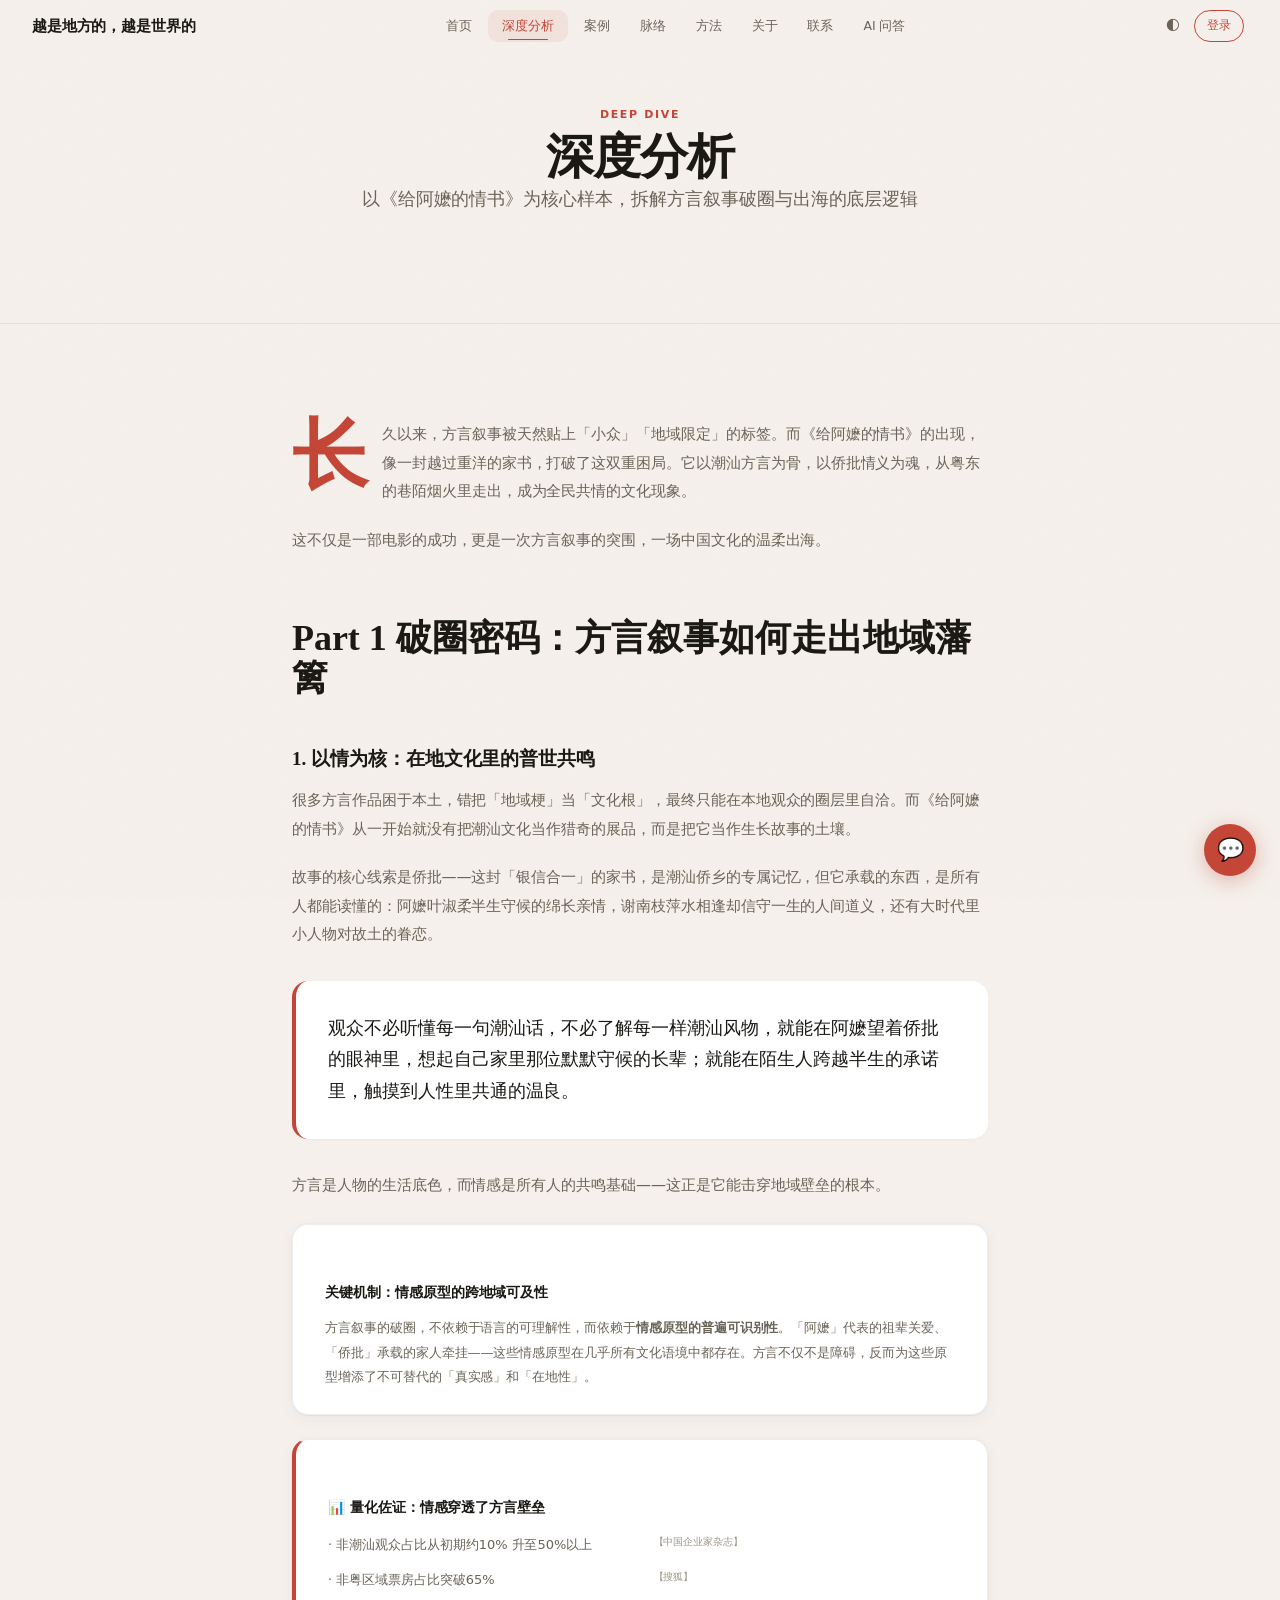
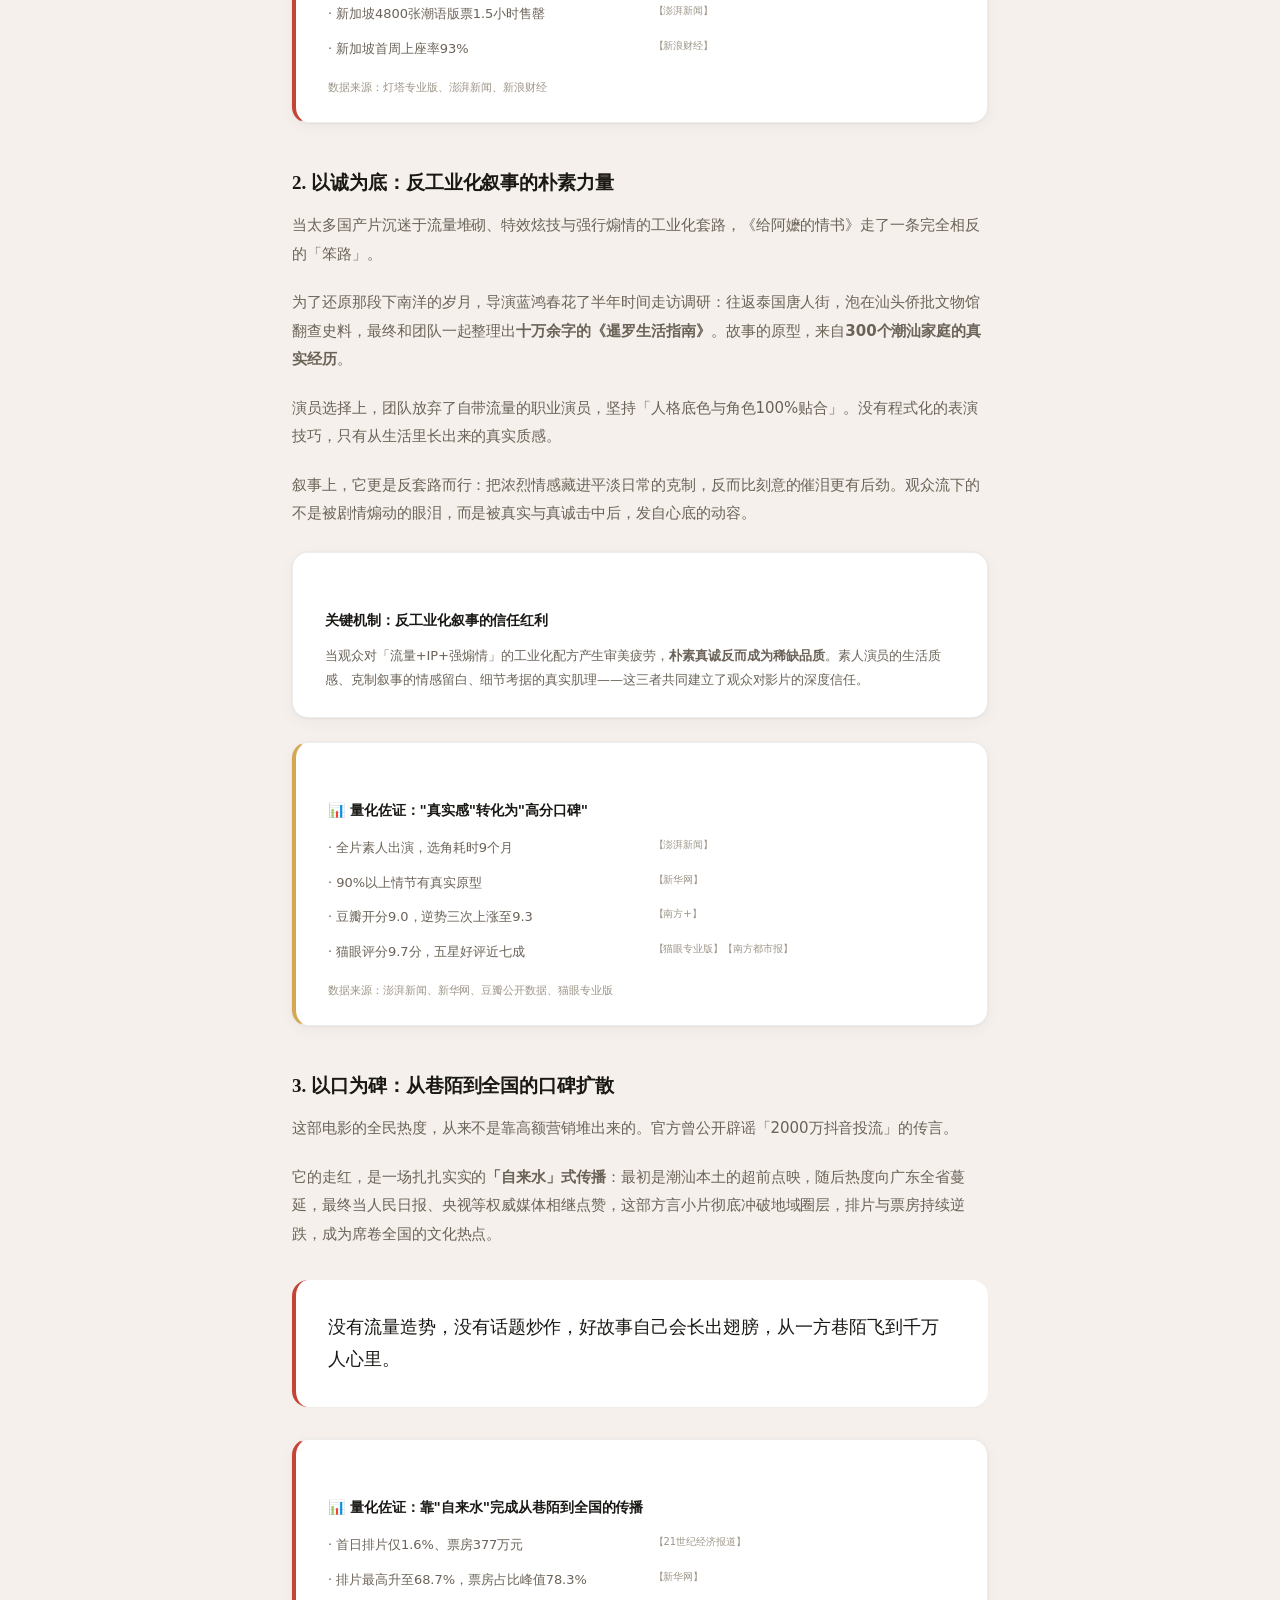
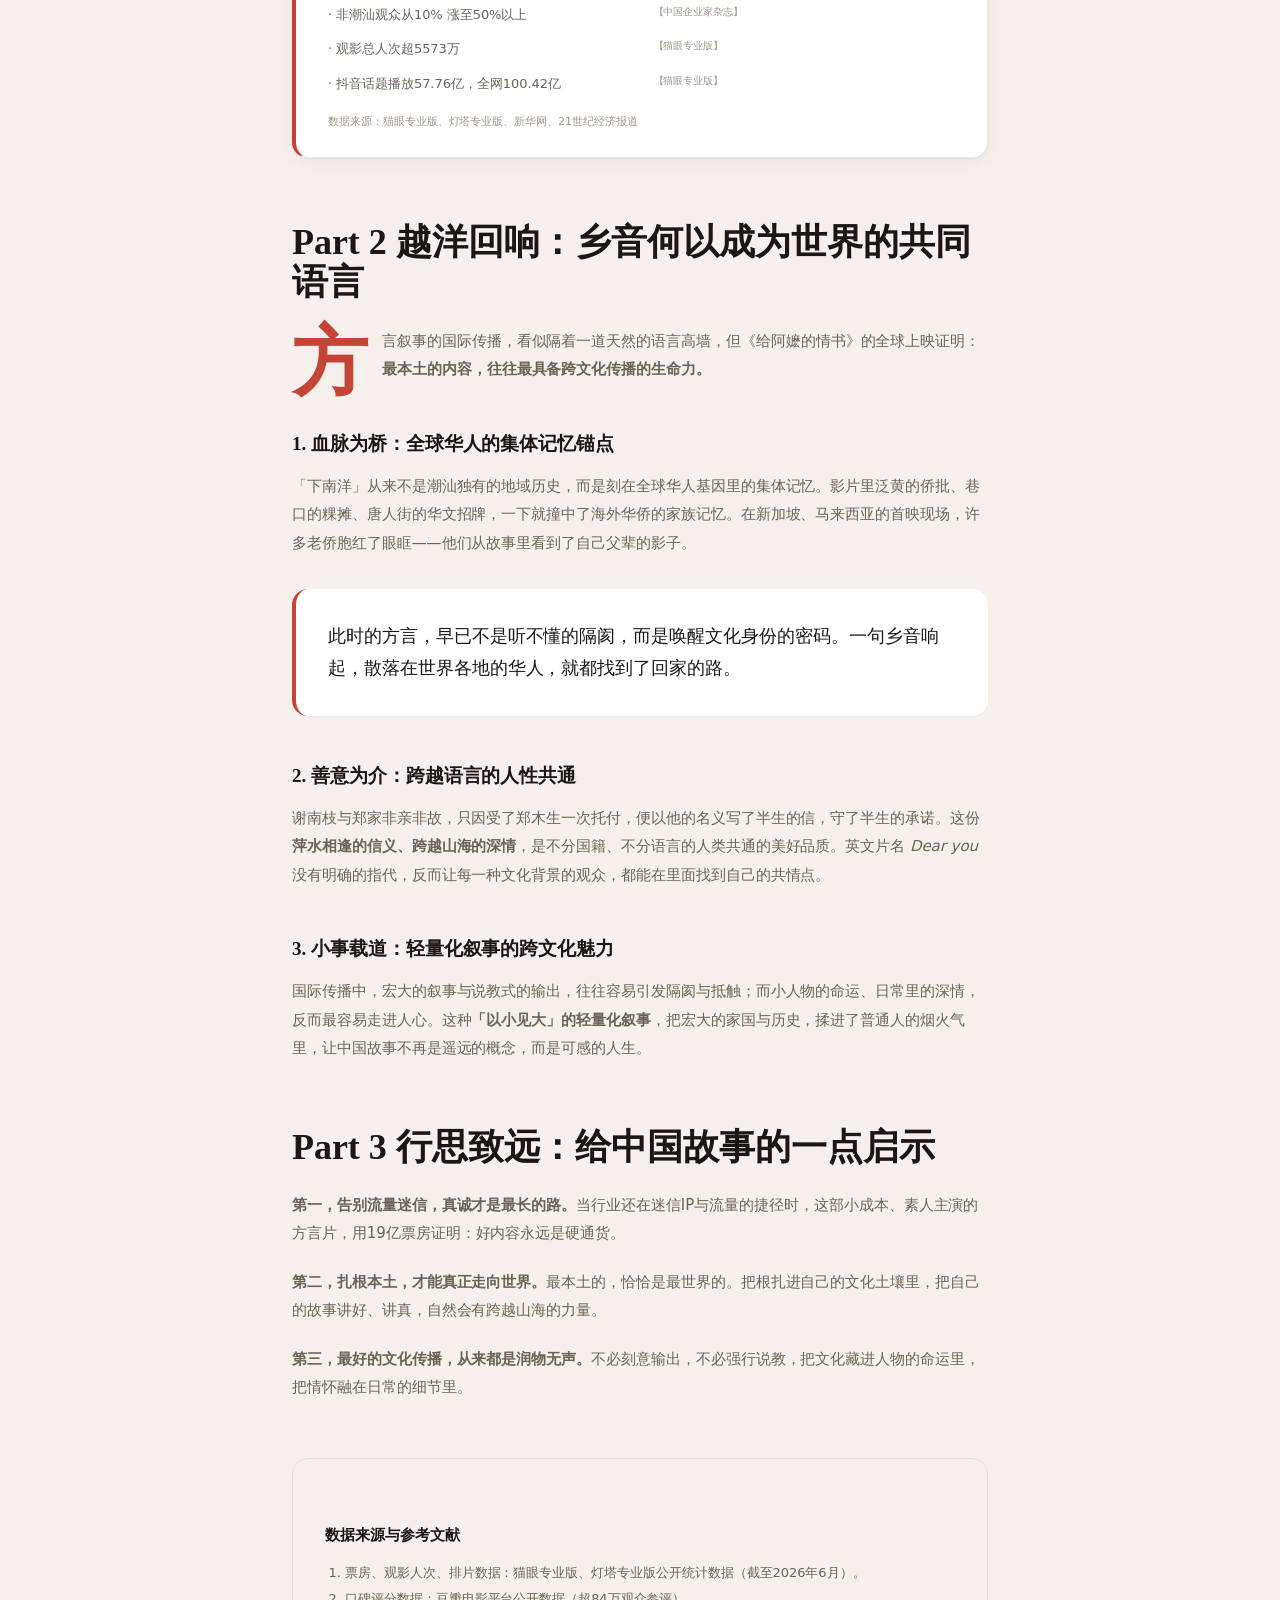
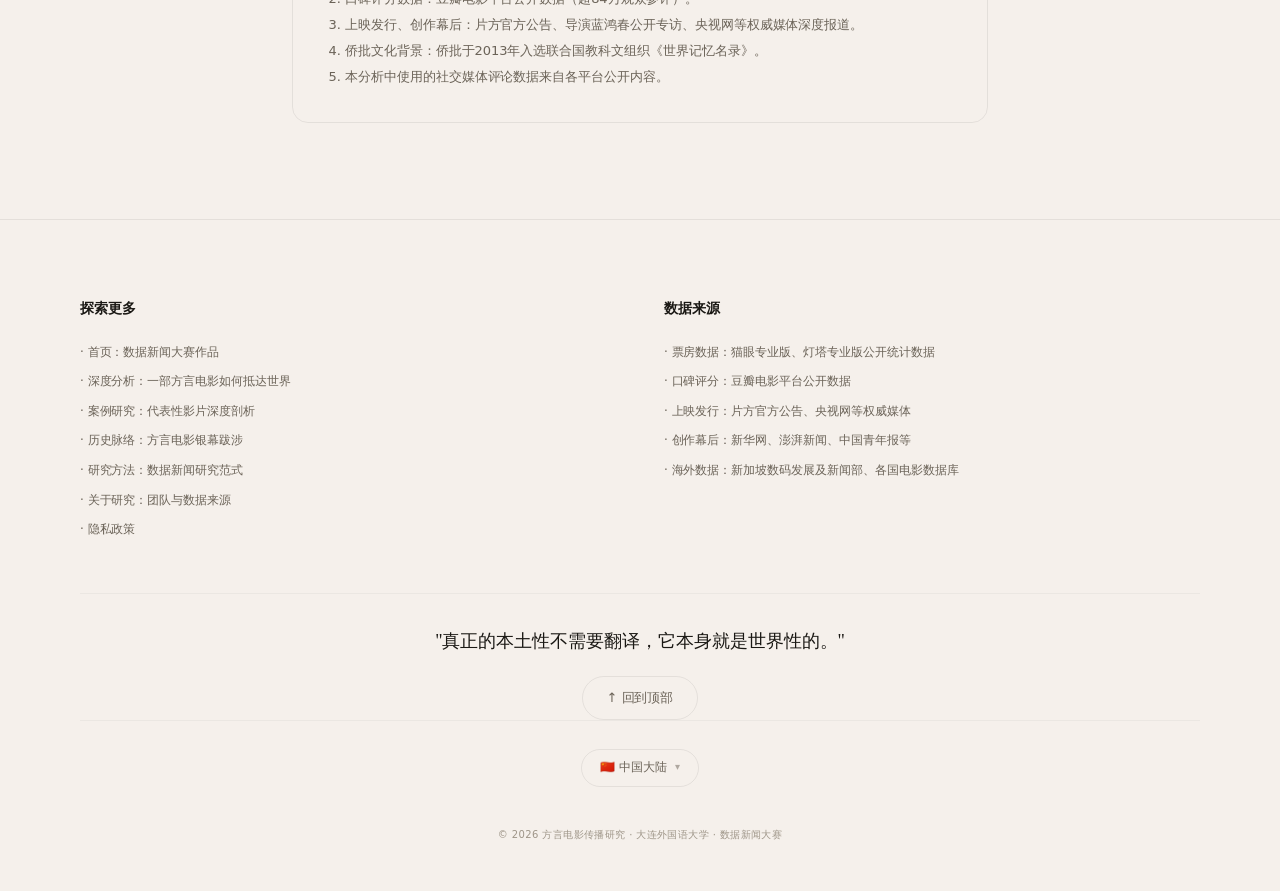
<file: DUFL-v2/deep-dive.html>
<!DOCTYPE html>
<html lang="zh-CN">
<head>
<meta charset="UTF-8">
<meta name="viewport" content="width=device-width,initial-scale=1,viewport-fit=cover">
<meta http-equiv="Content-Security-Policy" content="default-src 'self'; script-src 'self' 'unsafe-inline' https://accounts.google.com; style-src 'self' 'unsafe-inline'; connect-src 'self'; img-src 'self' data:; font-src 'self'">
<meta http-equiv="X-Content-Type-Options" content="nosniff">
<title>深度分析 — 被世界听懂的"土味"乡音</title>
<meta name="description" content="深度分析《给阿嬷的情书》的破圈传播与国际表达——从地方叙事到全球共情的底层逻辑">
<meta property="og:title" content="深度分析 — 被世界听懂的「土味」乡音">
<meta property="og:description" content="以《给阿嬷的情书》为核心样本，拆解方言叙事破圈与出海的底层逻辑">
<meta property="og:image" content="assets/og-image.svg"><meta property="og:image:width" content="1200"><meta property="og:image:height" content="630">
<meta name="twitter:card" content="summary_large_image">
<!-- Using system fonts -->
<link rel="stylesheet" href="css/style.css">
<link rel="icon" href="assets/favicon.svg" type="image/svg+xml">
</head>
<body>

<nav id="nav"><div class="nav-inner">
<a href="index.html" class="brand serif" data-i18n="nav.brand">越是地方的，越是世界的</a>
<div class="nav-links" id="navLinks">
<a href="index.html">首页</a>
<a href="deep-dive.html">深度分析</a>
<a href="case-studies.html">案例</a>
<a href="timeline.html">脉络</a>
<a href="methodology.html">方法</a>
<a href="about.html">关于</a>
<a href="contact.html">联系</a>
<a href="ai-query.html">AI 问答</a>
</div>
<div class="nav-actions">
<button class="theme-btn" id="themeToggle" aria-label="切换模式">🌓</button>

<button class="menu-btn" id="menuBtn" aria-label="菜单"><span></span><span></span><span></span></button>
</div></div></nav><section class="page-hero" id="main-content">
<div class="hero-inner"><span class="caption">Deep Dive</span><h1 class="display-sm serif">深度分析</h1><p class="body-lg">以《给阿嬷的情书》为核心样本，拆解方言叙事破圈与出海的底层逻辑</p></div></section>
<article class="section" style="background:var(--bg-alt)"><div class="article-body">
<div class="reveal">
<p class="drop-cap">长久以来，方言叙事被天然贴上「小众」「地域限定」的标签。而《给阿嬷的情书》的出现，像一封越过重洋的家书，打破了这双重困局。它以潮汕方言为骨，以侨批情义为魂，从粤东的巷陌烟火里走出，成为全民共情的文化现象。</p>
<p>这不仅是一部电影的成功，更是一次方言叙事的突围，一场中国文化的温柔出海。</p>
</div>

<div class="reveal"><h2>Part 1 破圈密码：方言叙事如何走出地域藩篱</h2>

<h3>1. 以情为核：在地文化里的普世共鸣</h3>
<p>很多方言作品困于本土，错把「地域梗」当「文化根」，最终只能在本地观众的圈层里自洽。而《给阿嬷的情书》从一开始就没有把潮汕文化当作猎奇的展品，而是把它当作生长故事的土壤。</p>
<p>故事的核心线索是侨批——这封「银信合一」的家书，是潮汕侨乡的专属记忆，但它承载的东西，是所有人都能读懂的：阿嬷叶淑柔半生守候的绵长亲情，谢南枝萍水相逢却信守一生的人间道义，还有大时代里小人物对故土的眷恋。</p>
<blockquote>观众不必听懂每一句潮汕话，不必了解每一样潮汕风物，就能在阿嬷望着侨批的眼神里，想起自己家里那位默默守候的长辈；就能在陌生人跨越半生的承诺里，触摸到人性里共通的温良。</blockquote>
<p>方言是人物的生活底色，而情感是所有人的共鸣基础——这正是它能击穿地域壁垒的根本。</p>
<div class="analysis-card"><h4>关键机制：情感原型的跨地域可及性</h4><p>方言叙事的破圈，不依赖于语言的可理解性，而依赖于<strong>情感原型的普遍可识别性</strong>。「阿嬷」代表的祖辈关爱、「侨批」承载的家人牵挂——这些情感原型在几乎所有文化语境中都存在。方言不仅不是障碍，反而为这些原型增添了不可替代的「真实感」和「在地性」。</p></div>

<!-- 量化佐证: 以情为核 -->
<div class="analysis-card" style="border-left:4px solid var(--accent)"><h4>📊 量化佐证：情感穿透了方言壁垒</h4>
<div style="display:grid;grid-template-columns:1fr 1fr;gap:6px 24px;font-size:13px;color:var(--text-2);line-height:2.2;margin-top:12px">
<div>· 非潮汕观众占比从初期约10% 升至50%以上</div><div style="font-size:10px;color:var(--text-3)">【中国企业家杂志】</div>
<div>· 非粤区域票房占比突破65%</div><div style="font-size:10px;color:var(--text-3)">【搜狐】</div>
<div>· 新加坡4800张潮语版票1.5小时售罄</div><div style="font-size:10px;color:var(--text-3)">【澎湃新闻】</div>
<div>· 新加坡首周上座率93%</div><div style="font-size:10px;color:var(--text-3)">【新浪财经】</div>
</div><p style="font-size:11px;color:var(--text-3);margin-top:14px">数据来源：灯塔专业版、澎湃新闻、新浪财经</p></div>

<h3>2. 以诚为底：反工业化叙事的朴素力量</h3>
<p>当太多国产片沉迷于流量堆砌、特效炫技与强行煽情的工业化套路，《给阿嬷的情书》走了一条完全相反的「笨路」。</p>
<p>为了还原那段下南洋的岁月，导演蓝鸿春花了半年时间走访调研：往返泰国唐人街，泡在汕头侨批文物馆翻查史料，最终和团队一起整理出<strong>十万余字的《暹罗生活指南》</strong>。故事的原型，来自<strong>300个潮汕家庭的真实经历</strong>。</p>
<p>演员选择上，团队放弃了自带流量的职业演员，坚持「人格底色与角色100%贴合」。没有程式化的表演技巧，只有从生活里长出来的真实质感。</p>
<p>叙事上，它更是反套路而行：把浓烈情感藏进平淡日常的克制，反而比刻意的催泪更有后劲。观众流下的不是被剧情煽动的眼泪，而是被真实与真诚击中后，发自心底的动容。</p>
<div class="analysis-card"><h4>关键机制：反工业化叙事的信任红利</h4><p>当观众对「流量+IP+强煽情」的工业化配方产生审美疲劳，<strong>朴素真诚反而成为稀缺品质</strong>。素人演员的生活质感、克制叙事的情感留白、细节考据的真实肌理——这三者共同建立了观众对影片的深度信任。</p></div>

<!-- 量化佐证: 以诚为底 -->
<div class="analysis-card" style="border-left:4px solid var(--gold)"><h4>📊 量化佐证："真实感"转化为"高分口碑"</h4>
<div style="display:grid;grid-template-columns:1fr 1fr;gap:6px 24px;font-size:13px;color:var(--text-2);line-height:2.2;margin-top:12px">
<div>· 全片素人出演，选角耗时9个月</div><div style="font-size:10px;color:var(--text-3)">【澎湃新闻】</div>
<div>· 90%以上情节有真实原型</div><div style="font-size:10px;color:var(--text-3)">【新华网】</div>
<div>· 豆瓣开分9.0，逆势三次上涨至9.3</div><div style="font-size:10px;color:var(--text-3)">【南方+】</div>
<div>· 猫眼评分9.7分，五星好评近七成</div><div style="font-size:10px;color:var(--text-3)">【猫眼专业版】【南方都市报】</div>
</div><p style="font-size:11px;color:var(--text-3);margin-top:14px">数据来源：澎湃新闻、新华网、豆瓣公开数据、猫眼专业版</p></div>

<h3>3. 以口为碑：从巷陌到全国的口碑扩散</h3>
<p>这部电影的全民热度，从来不是靠高额营销堆出来的。官方曾公开辟谣「2000万抖音投流」的传言。</p>
<p>它的走红，是一场扎扎实实的<strong>「自来水」式传播</strong>：最初是潮汕本土的超前点映，随后热度向广东全省蔓延，最终当人民日报、央视等权威媒体相继点赞，这部方言小片彻底冲破地域圈层，排片与票房持续逆跌，成为席卷全国的文化热点。</p>
<blockquote>没有流量造势，没有话题炒作，好故事自己会长出翅膀，从一方巷陌飞到千万人心里。</blockquote>

<!-- 量化佐证: 以口为碑 -->
<div class="analysis-card" style="border-left:4px solid var(--accent)"><h4>📊 量化佐证：靠"自来水"完成从巷陌到全国的传播</h4>
<div style="display:grid;grid-template-columns:1fr 1fr;gap:6px 24px;font-size:13px;color:var(--text-2);line-height:2.2;margin-top:12px">
<div>· 首日排片仅1.6%、票房377万元</div><div style="font-size:10px;color:var(--text-3)">【21世纪经济报道】</div>
<div>· 排片最高升至68.7%，票房占比峰值78.3%</div><div style="font-size:10px;color:var(--text-3)">【新华网】</div>
<div>· 非潮汕观众从10% 涨至50%以上</div><div style="font-size:10px;color:var(--text-3)">【中国企业家杂志】</div>
<div>· 观影总人次超5573万</div><div style="font-size:10px;color:var(--text-3)">【猫眼专业版】</div>
<div>· 抖音话题播放57.76亿，全网100.42亿</div><div style="font-size:10px;color:var(--text-3)">【猫眼专业版】</div>
</div><p style="font-size:11px;color:var(--text-3);margin-top:14px">数据来源：猫眼专业版、灯塔专业版、新华网、21世纪经济报道</p></div>
</div>

<div class="reveal"><h2>Part 2 越洋回响：乡音何以成为世界的共同语言</h2>
<p class="drop-cap">方言叙事的国际传播，看似隔着一道天然的语言高墙，但《给阿嬷的情书》的全球上映证明：<strong>最本土的内容，往往最具备跨文化传播的生命力。</strong></p>
<h3>1. 血脉为桥：全球华人的集体记忆锚点</h3>
<p>「下南洋」从来不是潮汕独有的地域历史，而是刻在全球华人基因里的集体记忆。影片里泛黄的侨批、巷口的粿摊、唐人街的华文招牌，一下就撞中了海外华侨的家族记忆。在新加坡、马来西亚的首映现场，许多老侨胞红了眼眶——他们从故事里看到了自己父辈的影子。</p>
<blockquote>此时的方言，早已不是听不懂的隔阂，而是唤醒文化身份的密码。一句乡音响起，散落在世界各地的华人，就都找到了回家的路。</blockquote>
<h3>2. 善意为介：跨越语言的人性共通</h3>
<p>谢南枝与郑家非亲非故，只因受了郑木生一次托付，便以他的名义写了半生的信，守了半生的承诺。这份<strong>萍水相逢的信义、跨越山海的深情</strong>，是不分国籍、不分语言的人类共通的美好品质。英文片名 <em>Dear you</em> 没有明确的指代，反而让每一种文化背景的观众，都能在里面找到自己的共情点。</p>
<h3>3. 小事载道：轻量化叙事的跨文化魅力</h3>
<p>国际传播中，宏大的叙事与说教式的输出，往往容易引发隔阂与抵触；而小人物的命运、日常里的深情，反而最容易走进人心。这种<strong>「以小见大」的轻量化叙事</strong>，把宏大的家国与历史，揉进了普通人的烟火气里，让中国故事不再是遥远的概念，而是可感的人生。</p>
</div>

<div class="reveal"><h2>Part 3 行思致远：给中国故事的一点启示</h2>
<p><strong>第一，告别流量迷信，真诚才是最长的路。</strong>当行业还在迷信IP与流量的捷径时，这部小成本、素人主演的方言片，用19亿票房证明：好内容永远是硬通货。</p>
<p><strong>第二，扎根本土，才能真正走向世界。</strong>最本土的，恰恰是最世界的。把根扎进自己的文化土壤里，把自己的故事讲好、讲真，自然会有跨越山海的力量。</p>
<p><strong>第三，最好的文化传播，从来都是润物无声。</strong>不必刻意输出，不必强行说教，把文化藏进人物的命运里，把情怀融在日常的细节里。</p>
</div>

<div class="footnotes reveal" style="margin-top:56px;padding:32px;background:var(--card);border-radius:var(--radius);border:1px solid var(--border)">
<h4>数据来源与参考文献</h4>
<ol style="font-size:13px;color:var(--text-2);line-height:2;padding-left:20px">
<li>票房、观影人次、排片数据：猫眼专业版、灯塔专业版公开统计数据（截至2026年6月）。</li>
<li>口碑评分数据：豆瓣电影平台公开数据（超84万观众参评）。</li>
<li>上映发行、创作幕后：片方官方公告、导演蓝鸿春公开专访、央视网等权威媒体深度报道。</li>
<li>侨批文化背景：侨批于2013年入选联合国教科文组织《世界记忆名录》。</li>
<li>本分析中使用的社交媒体评论数据来自各平台公开内容。</li>
</ol></div>
</div></article>
<footer><div class="footer-grid">
<div><h3>探索更多</h3><ul>
<li>· <a href="index.html">首页：数据新闻大赛作品</a></li>
<li>· <a href="deep-dive.html">深度分析：一部方言电影如何抵达世界</a></li>
<li>· <a href="case-studies.html">案例研究：代表性影片深度剖析</a></li>
<li>· <a href="timeline.html">历史脉络：方言电影银幕跋涉</a></li>
<li>· <a href="methodology.html">研究方法：数据新闻研究范式</a></li>
<li>· <a href="about.html">关于研究：团队与数据来源</a></li>
<li>· <a href="privacy.html">隐私政策</a></li></ul></div>
<div><h3>数据来源</h3><ul>
<li>· 票房数据：猫眼专业版、灯塔专业版公开统计数据</li>
<li>· 口碑评分：豆瓣电影平台公开数据</li>
<li>· 上映发行：片方官方公告、央视网等权威媒体</li>
<li>· 创作幕后：新华网、澎湃新闻、中国青年报等</li>
<li>· 海外数据：新加坡数码发展及新闻部、各国电影数据库</li></ul></div>
</div><div class="footer-bottom"><p class="quote">"真正的本土性不需要翻译，它本身就是世界性的。"</p>
<a href="#" style="display:inline-flex;align-items:center;gap:8px;padding:10px 24px;border-radius:100px;border:1px solid var(--border);color:var(--text-2);font-size:13px;transition:all .3s">↑ 回到顶部</a>

  <!-- Region Selector -->
  <div class="region-selector" style="text-align:center;padding:28px 0 16px;border-top:1px solid var(--border-soft);max-width:1120px;margin:0 auto">
    <button id="regionTrigger" onclick="toggleRegionMenu()" style="font-size:12px;color:var(--text-2);padding:8px 18px;border-radius:100px;border:1px solid var(--border);background:var(--card);cursor:pointer;transition:all .25s;display:inline-flex;align-items:center;gap:8px">
      <span id="currentRegionLabel">🌐 地区</span>
      <span style="font-size:10px;opacity:.5">▾</span>
    </button>
    <div id="regionMenu" style="display:none;position:fixed;inset:0;z-index:300;background:rgba(0,0,0,.4);align-items:center;justify-content:center" onclick="if(event.target===this)toggleRegionMenu()">
      <div style="background:var(--card);border-radius:20px;padding:32px 28px;max-width:380px;width:90%;border:1px solid var(--border);box-shadow:0 24px 80px rgba(0,0,0,.15);text-align:center">
        <h3 style="font:600 18px/1.2 var(--font-serif);margin-bottom:6px">选择地区</h3>
        <p style="font-size:11px;color:var(--text-3);margin-bottom:20px">Select your region for localized content</p>
        <div id="regionList" style="display:flex;flex-wrap:wrap;gap:6px;justify-content:center">
          <button class="region-option" data-region="zh-CN" onclick="I18N.setRegion('zh-CN');toggleRegionMenu()" style="font-size:12px;padding:9px 16px;border-radius:8px;border:1px solid var(--border);background:var(--card);color:var(--text-2);cursor:pointer;transition:all .2s;white-space:nowrap;min-width:100px">中国大陆 · 简体中文</button>
          <button class="region-option" data-region="zh-HK" onclick="I18N.setRegion('zh-HK');toggleRegionMenu()" style="font-size:12px;padding:9px 16px;border-radius:8px;border:1px solid var(--border);background:var(--card);color:var(--text-2);cursor:pointer;transition:all .2s;white-space:nowrap;min-width:100px">中国香港 · 繁體中文</button>
          <button class="region-option" data-region="zh-TW" onclick="I18N.setRegion('zh-TW');toggleRegionMenu()" style="font-size:12px;padding:9px 16px;border-radius:8px;border:1px solid var(--border);background:var(--card);color:var(--text-2);cursor:pointer;transition:all .2s;white-space:nowrap;min-width:100px">中国台湾 · 繁體中文</button>
          <button class="region-option" data-region="ja" onclick="I18N.setRegion('ja');toggleRegionMenu()" style="font-size:12px;padding:9px 16px;border-radius:8px;border:1px solid var(--border);background:var(--card);color:var(--text-2);cursor:pointer;transition:all .2s;white-space:nowrap;min-width:100px">日本 · 日本語</button>
          <button class="region-option" data-region="ko" onclick="I18N.setRegion('ko');toggleRegionMenu()" style="font-size:12px;padding:9px 16px;border-radius:8px;border:1px solid var(--border);background:var(--card);color:var(--text-2);cursor:pointer;transition:all .2s;white-space:nowrap;min-width:100px">한국 · 한국어</button>
          <button class="region-option" data-region="ms" onclick="I18N.setRegion('ms');toggleRegionMenu()" style="font-size:12px;padding:9px 16px;border-radius:8px;border:1px solid var(--border);background:var(--card);color:var(--text-2);cursor:pointer;transition:all .2s;white-space:nowrap;min-width:100px">Malaysia</button>
          <button class="region-option" data-region="en-US" onclick="I18N.setRegion('en-US');toggleRegionMenu()" style="font-size:12px;padding:9px 16px;border-radius:8px;border:1px solid var(--border);background:var(--card);color:var(--text-2);cursor:pointer;transition:all .2s;white-space:nowrap;min-width:100px">United States</button>
          <button class="region-option" data-region="en-CA" onclick="I18N.setRegion('en-CA');toggleRegionMenu()" style="font-size:12px;padding:9px 16px;border-radius:8px;border:1px solid var(--border);background:var(--card);color:var(--text-2);cursor:pointer;transition:all .2s;white-space:nowrap;min-width:100px">Canada</button>
        </div>
        <button onclick="toggleRegionMenu()" style="margin-top:20px;font-size:12px;color:var(--text-3);padding:8px 24px;border-radius:100px;border:1px solid var(--border);background:var(--card);cursor:pointer">取消</button>
      </div>
    </div>
    <style>
      .region-option:hover{background:var(--accent-soft)!important;color:var(--accent)!important;border-color:var(--accent)!important;transform:scale(1.03)}
      .region-option.active{background:var(--accent)!important;color:#fff!important;border-color:var(--accent)!important}
      #regionMenu{display:none}
      #regionMenu.open{display:flex!important}
    
/* Hamburger menu animation */
.menu-btn span{transition:all .3s;transform-origin:center}
.menu-btn.open span:nth-child(1){transform:translateY(6px) rotate(45deg)}
.menu-btn.open span:nth-child(2){opacity:0;transform:scaleX(0)}
.menu-btn.open span:nth-child(3){transform:translateY(-6px) rotate(-45deg)}
</style>
  </div>
  <script>
    function toggleRegionMenu(){document.getElementById('regionMenu').classList.toggle('open')}
    // Update label on load
    (function(){var r=I18N.getRegions().find(function(r){return r.code===I18N.getRegion()});if(r){var l=document.getElementById('currentRegionLabel');if(l)l.textContent=r.name.split('·')[0].trim()}})();
  </script><p class="copyright">© 2026 方言电影传播研究 · 大连外国语大学 · 数据新闻大赛</p></div></footer>
<div class="back-to-top" id="backToTop">↑</div>
<script src="js/i18n.js"></script>
<script src="js/auth.js"></script>
<script src="js/effects3d.js"></script>
<script src="js/main.js"></script>

<script src="js/chat.js"></script>

</body></html>
</file>
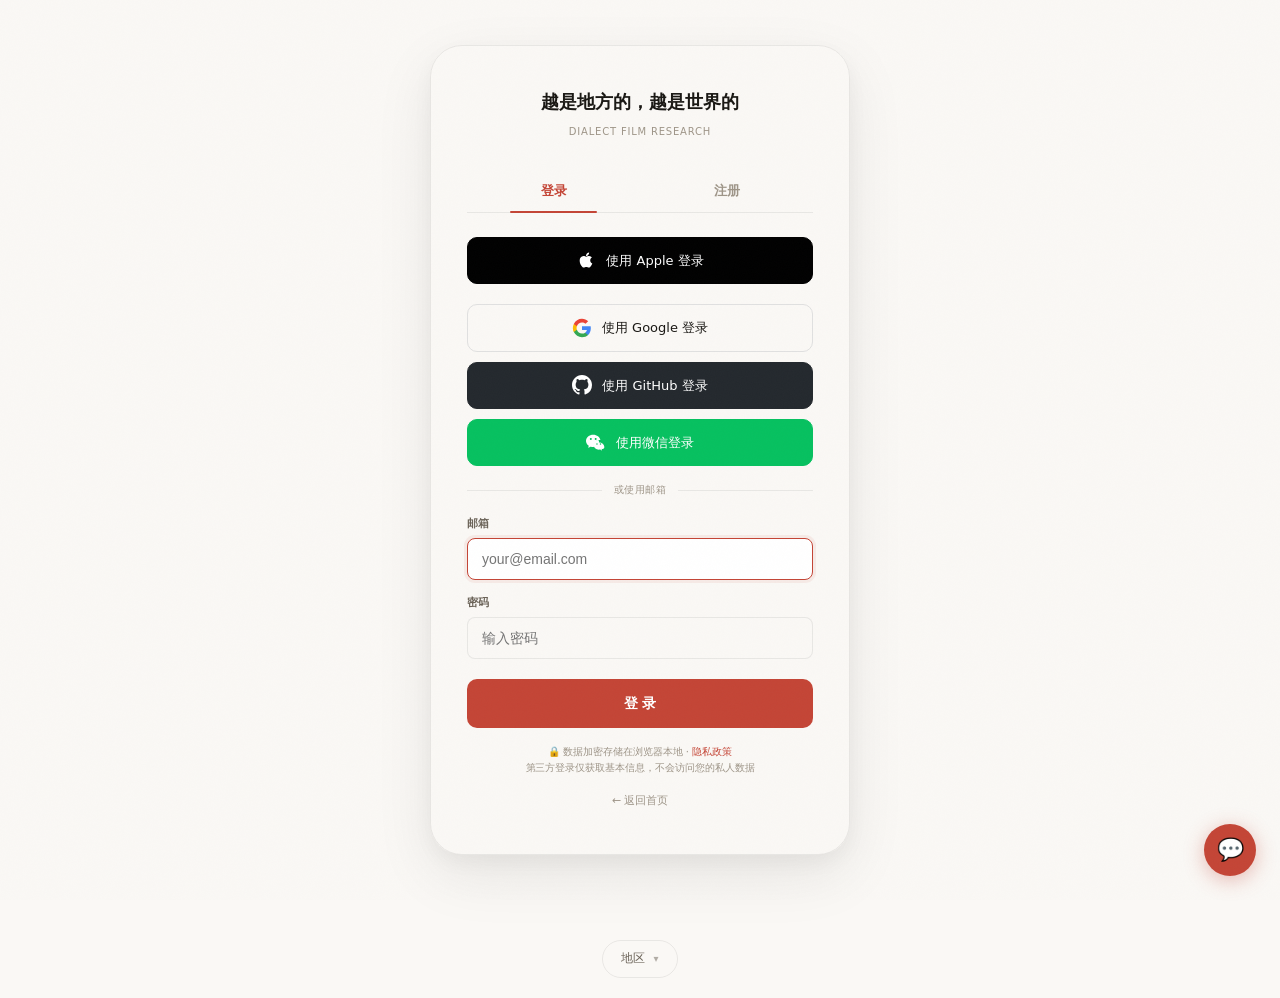
<file: DUFL-v2/login.html>
<!DOCTYPE html>
<html lang="zh-CN">
<head>
<meta charset="UTF-8">
<meta name="viewport" content="width=device-width,initial-scale=1,viewport-fit=cover">
<meta http-equiv="Content-Security-Policy" content="default-src 'self'; script-src 'self' 'unsafe-inline' https://accounts.google.com; style-src 'self' 'unsafe-inline'; frame-src https://accounts.google.com; connect-src 'self'; img-src 'self' data:; font-src 'self';">
<meta http-equiv="X-Content-Type-Options" content="nosniff">
<meta http-equiv="X-Frame-Options" content="SAMEORIGIN">
<title>登录 — 被世界听懂的"土味"乡音</title>
<meta name="description" content="登录方言电影传播研究平台 · 支持多种登录方式">
<meta property="og:title" content="登录 — 被世界听懂的「土味」乡音">
<meta property="og:image" content="assets/og-image.svg"><meta property="og:image:width" content="1200"><meta property="og:image:height" content="630">
<link rel="stylesheet" href="css/style.css">
<link rel="icon" href="assets/favicon.svg" type="image/svg+xml">
<script src="https://accounts.google.com/gsi/client" async defer></script>
<style>
.auth-page{min-height:100vh;display:flex;align-items:center;justify-content:center;background:var(--bg);padding:40px 20px}
.auth-card{background:var(--card);border-radius:var(--radius-xl);padding:44px 36px;max-width:420px;width:100%;border:1px solid var(--border);box-shadow:var(--shadow-xl)}
.auth-card .logo{text-align:center;margin-bottom:28px}
.auth-card .logo .brand{font:600 18px var(--font-serif);display:block;margin-bottom:4px}
.auth-card .logo .sub{font-size:10px;color:var(--text-3);letter-spacing:.08em}

/* Tabs */
.auth-tabs{display:flex;gap:0;margin-bottom:24px;border-bottom:1px solid var(--border)}
.auth-tabs button{flex:1;padding:10px;font-size:13px;font-weight:600;color:var(--text-3);border:none;background:none;cursor:pointer;transition:all .3s;position:relative}
.auth-tabs button.active{color:var(--accent)}
.auth-tabs button.active::after{content:'';position:absolute;bottom:-1px;left:25%;right:25%;height:2px;background:var(--accent);border-radius:1px}

/* Social login buttons */
.social-login{display:flex;flex-direction:column;gap:10px;margin-bottom:16px}
.social-btn{display:flex;align-items:center;justify-content:center;gap:10px;width:100%;padding:12px 16px;border-radius:10px;font-size:13px;font-weight:500;cursor:pointer;transition:all .25s;border:1px solid var(--border);background:var(--card);color:var(--text)}
.social-btn:hover{transform:translateY(-1px);box-shadow:var(--shadow)}
.social-btn img,.social-btn .s-icon{width:20px;height:20px;flex-shrink:0}
.social-btn.apple{background:#000;color:#fff;border-color:#000}
.social-btn.apple:hover{background:#1a1a1a}
.social-btn.google{border-color:#e0e0e0}
.social-btn.google:hover{background:#f8f8f8;border-color:#c0c0c0}
.social-btn.github{background:#24292e;color:#fff;border-color:#24292e}
.social-btn.github:hover{background:#1b1f23}
.social-btn.wechat{background:#07c160;color:#fff;border-color:#07c160}
.social-btn.wechat:hover{background:#06ad56}
.social-btn.phone{border:1px dashed var(--border);color:var(--text-2)}
.social-btn.phone:hover{border-color:var(--accent);color:var(--accent)}
[data-theme="dark"] .social-btn.google{border-color:#444}
[data-theme="dark"] .social-btn.google:hover{background:#222;border-color:#555}
[data-theme="dark"] .social-btn.phone{border-color:#444}

/* Divider */
.divider{display:flex;align-items:center;gap:12px;margin:16px 0;color:var(--text-3);font-size:10px;letter-spacing:.04em}
.divider::before,.divider::after{content:'';flex:1;height:1px;background:var(--border)}

/* Email form */
.form-group{margin-bottom:14px}
.form-group label{display:block;font-size:11px;font-weight:600;color:var(--text-2);margin-bottom:5px}
.form-group input{width:100%;padding:12px 14px;border-radius:8px;border:1px solid var(--border);background:var(--bg);color:var(--text);font-size:14px;outline:none;transition:all .3s}
.form-group input:focus{border-color:var(--accent);box-shadow:0 0 0 3px var(--accent-soft)}
.form-group .hint{font-size:9px;color:var(--text-3);margin-top:3px}
.submit-btn{width:100%;padding:13px;border-radius:10px;background:var(--accent);color:#fff;font-size:14px;font-weight:600;border:none;cursor:pointer;transition:all .3s;margin-top:6px}
.submit-btn:hover{opacity:.9;transform:translateY(-1px);box-shadow:0 4px 16px rgba(196,69,54,.3)}
.submit-btn:disabled{opacity:.5;cursor:not-allowed;transform:none}

/* Messages */
.error-msg{background:var(--accent-soft);color:var(--accent);padding:10px 14px;border-radius:8px;font-size:11px;margin-bottom:14px;display:none;line-height:1.5}
.success-msg{background:rgba(76,175,80,.1);color:#4caf50;padding:10px 14px;border-radius:8px;font-size:11px;margin-bottom:14px;display:none;line-height:1.5}

/* Footer */
.auth-footer{text-align:center;margin-top:16px;font-size:10px;color:var(--text-3);line-height:1.6}
.auth-footer a{color:var(--accent);transition:opacity .2s}
.auth-footer a:hover{opacity:.8}
.back-link{text-align:center;margin-top:16px;font-size:11px}
.back-link a{color:var(--text-3);transition:color .2s}
.back-link a:hover{color:var(--text)}

/* WeChat QR modal */
.qr-overlay{position:fixed;inset:0;z-index:300;background:rgba(0,0,0,.6);display:flex;align-items:center;justify-content:center;opacity:0;pointer-events:none;transition:opacity .3s}
.qr-overlay.open{opacity:1;pointer-events:auto}
.qr-card{background:var(--card);border-radius:var(--radius-lg);padding:36px;text-align:center;max-width:340px;width:90%;border:1px solid var(--border)}
.qr-card h4{font:600 16px/1.3 var(--font-serif);margin-bottom:6px}
.qr-card .qr-desc{font-size:11px;color:var(--text-3);margin-bottom:20px}
.qr-card .qr-placeholder{width:200px;height:200px;margin:0 auto 16px;background:var(--border-soft);border-radius:12px;display:flex;align-items:center;justify-content:center;font-size:64px}
.qr-card button{padding:8px 24px;border-radius:100px;font-size:12px;color:var(--text-2);border:1px solid var(--border);background:var(--card);cursor:pointer}

/* Hamburger menu animation */
.menu-btn span{transition:all .3s;transform-origin:center}
.menu-btn.open span:nth-child(1){transform:translateY(6px) rotate(45deg)}
.menu-btn.open span:nth-child(2){opacity:0;transform:scaleX(0)}
.menu-btn.open span:nth-child(3){transform:translateY(-6px) rotate(-45deg)}
</style>
</head>
<body>


<div class="auth-page">
<div class="auth-card">

<div class="logo">
<span class="brand serif">越是地方的，越是世界的</span>
<span class="sub">DIALECT FILM RESEARCH</span>
</div>

<!-- Tabs -->
<div class="auth-tabs">
<button id="tabLogin" class="active" onclick="switchTab('login')">登录</button>
<button id="tabRegister" onclick="switchTab('register')">注册</button>
</div>

<div class="error-msg" id="errorMsg"></div>
<div class="success-msg" id="successMsg"></div>

<!-- ====== SOCIAL LOGIN ====== -->
<div class="social-login" id="socialLogin">
  <!-- Apple -->
  <button class="social-btn apple" onclick="loginWithApple()">
    <svg class="s-icon" viewBox="0 0 24 24" fill="currentColor"><path d="M17.05 20.28c-.98.95-2.05.88-3.08.4-1.09-.5-2.08-.48-3.24 0-1.44.62-2.2.44-3.06-.4C2.79 15.25 3.51 7.59 9.05 7.31c1.35.07 2.29.74 3.08.8 1.18-.24 2.31-.93 3.57-.84 1.51.12 2.65.72 3.4 1.8-3.12 1.87-2.38 5.98.48 7.13-.57 1.5-1.31 2.99-2.54 4.09zM12.03 7.25c-.15-2.23 1.66-4.07 3.74-4.25.29 2.58-2.34 4.5-3.74 4.25z"/></svg>
    使用 Apple 登录
  </button>

  <!-- Google -->
  <div id="g_id_onload"
     data-client_id="YOUR_GOOGLE_CLIENT_ID.apps.googleusercontent.com"
     data-context="signin"
     data-ux_mode="popup"
     data-callback="handleGoogleLogin"
     data-auto_prompt="false">
  </div>
  <button class="social-btn google" onclick="triggerGoogleLogin()">
    <svg class="s-icon" viewBox="0 0 24 24"><path fill="#4285F4" d="M22.56 12.25c0-.78-.07-1.53-.2-2.25H12v4.26h5.92a5.06 5.06 0 01-2.2 3.32v2.77h3.57c2.08-1.92 3.28-4.74 3.28-8.1z"/><path fill="#34A853" d="M12 23c2.97 0 5.46-.98 7.28-2.66l-3.57-2.77c-.98.66-2.23 1.06-3.71 1.06-2.86 0-5.29-1.93-6.16-4.53H2.18v2.84C3.99 20.53 7.7 23 12 23z"/><path fill="#FBBC05" d="M5.84 14.09c-.22-.66-.35-1.36-.35-2.09s.13-1.43.35-2.09V7.07H2.18C1.43 8.55 1 10.22 1 12s.43 3.45 1.18 4.93l2.85-2.22.81-.62z"/><path fill="#EA4335" d="M12 5.38c1.62 0 3.06.56 4.21 1.64l3.15-3.15C17.45 2.09 14.97 1 12 1 7.7 1 3.99 3.47 2.18 7.07l3.66 2.84c.87-2.6 3.3-4.53 6.16-4.53z"/></svg>
    使用 Google 登录
  </button>

  <!-- GitHub -->
  <button class="social-btn github" onclick="loginWithGitHub()">
    <svg class="s-icon" viewBox="0 0 24 24" fill="currentColor"><path d="M12 0C5.37 0 0 5.37 0 12c0 5.31 3.435 9.795 8.205 11.385.6.105.825-.255.825-.57 0-.285-.015-1.23-.015-2.235-3.015.555-3.795-.735-4.035-1.41-.135-.345-.72-1.41-1.23-1.695-.42-.225-1.02-.78-.015-.795.945-.015 1.62.87 1.845 1.23 1.08 1.815 2.805 1.305 3.495.99.105-.78.42-1.305.765-1.605-2.67-.3-5.46-1.335-5.46-5.925 0-1.305.465-2.385 1.23-3.225-.12-.3-.54-1.53.12-3.18 0 0 1.005-.315 3.3 1.23.96-.27 1.98-.405 3-.405s2.04.135 3 .405c2.295-1.56 3.3-1.23 3.3-1.23.66 1.65.24 2.88.12 3.18.765.84 1.23 1.905 1.23 3.225 0 4.605-2.805 5.625-5.475 5.925.435.375.81 1.095.81 2.22 0 1.605-.015 2.895-.015 3.3 0 .315.225.69.825.57A12.02 12.02 0 0024 12c0-6.63-5.37-12-12-12z"/></svg>
    使用 GitHub 登录
  </button>

  <!-- WeChat -->
  <button class="social-btn wechat" onclick="showWeChatQR()">
    <svg class="s-icon" viewBox="0 0 24 24" fill="currentColor"><path d="M8.691 2.188C3.891 2.188 0 5.476 0 9.53c0 2.212 1.17 4.203 3.002 5.55a.59.59 0 01.213.665l-.39 1.48c-.019.07-.048.141-.048.213 0 .163.13.295.29.295a.326.326 0 00.167-.054l1.903-1.114a.864.864 0 01.717-.098 10.16 10.16 0 002.837.403c.276 0 .543-.027.811-.05-.857-2.578.157-4.972 1.932-6.446 1.703-1.415 3.882-1.98 5.853-1.838-.576-3.583-4.196-6.348-8.596-6.348zM5.785 5.991c.642 0 1.162.529 1.162 1.18a1.17 1.17 0 01-1.162 1.178A1.17 1.17 0 014.623 7.17c0-.651.52-1.18 1.162-1.18zm5.813 0c.642 0 1.162.529 1.162 1.18a1.17 1.17 0 01-1.162 1.178 1.17 1.17 0 01-1.162-1.178c0-.651.52-1.18 1.162-1.18zm3.97 2.985c-3.545 0-6.427 2.461-6.427 5.49 0 2.92 2.882 5.49 6.427 5.49.375 0 .745-.028 1.108-.082a.667.667 0 01.546.075l1.572.918a.25.25 0 00.128.042c.124 0 .225-.1.225-.226 0-.055-.024-.11-.038-.164l-.3-1.145a.456.456 0 01.164-.512C21.047 19.653 22 18.36 22 16.91c0-3.028-2.882-5.49-6.432-5.49zm-2.39 3.186c.495 0 .897.408.897.91a.904.904 0 01-.897.91.904.904 0 01-.897-.91c0-.502.402-.91.897-.91zm4.246 0c.495 0 .897.408.897.91a.904.904 0 01-.897.91.904.904 0 01-.897-.91c0-.502.402-.91.897-.91z"/></svg>
    使用微信登录
  </button>
</div>

<div class="divider">或使用邮箱</div>

<!-- ====== EMAIL LOGIN ====== -->
<form id="loginForm" onsubmit="handleLogin(event)">
<div class="form-group"><label>邮箱</label><input type="email" id="loginEmail" placeholder="your@email.com" required></div>
<div class="form-group"><label>密码</label><input type="password" id="loginPassword" placeholder="输入密码" required></div>
<button type="submit" class="submit-btn" id="loginBtn">登 录</button>
</form>

<!-- ====== EMAIL REGISTER ====== -->
<form id="registerForm" style="display:none" onsubmit="handleRegister(event)">
<div class="form-group"><label>姓名</label><input type="text" id="regName" placeholder="你的名字" required></div>
<div class="form-group"><label>邮箱</label><input type="email" id="regEmail" placeholder="your@email.com" required></div>
<div class="form-group"><label>密码</label><input type="password" id="regPassword" placeholder="至少8位密码" required minlength="8"><p class="hint">使用 PBKDF2-SHA512 + 随机盐值加密存储</p></div>
<button type="submit" class="submit-btn" id="regBtn">注 册</button>
</form>

<div class="auth-footer">
🔒 数据加密存储在浏览器本地 · <a href="privacy.html">隐私政策</a><br>
第三方登录仅获取基本信息，不会访问您的私人数据
</div>
<div class="back-link"><a href="index.html">← 返回首页</a></div>

</div></div>

<!-- WeChat QR Modal -->
<div class="qr-overlay" id="qrOverlay" onclick="if(event.target===this)closeQR()">
<div class="qr-card">
<h4>微信扫码登录</h4>
<p class="qr-desc">请使用微信扫描二维码<br>此功能需配置微信开放平台</p>
<div class="qr-placeholder">📱</div>
<button onclick="closeQR()">关闭</button>
</div></div>

<script src="js/auth.js"></script>
<script src="js/effects3d.js"></script>
<script src="js/main.js"></script>
<script>
/* ===== Tab Switching ===== */
function switchTab(tab){
  const isLogin = tab==='login';
  document.getElementById('tabLogin').classList.toggle('active', isLogin);
  document.getElementById('tabRegister').classList.toggle('active', !isLogin);
  document.getElementById('loginForm').style.display = isLogin ? 'block' : 'none';
  document.getElementById('registerForm').style.display = isLogin ? 'none' : 'block';
  document.getElementById('socialLogin').style.display = isLogin ? 'flex' : 'none';
  hideMessages();
}

/* ===== Messages ===== */
function showError(msg){
  const el = document.getElementById('errorMsg');
  el.textContent = msg; el.style.display = 'block';
  document.getElementById('successMsg').style.display = 'none';
}
function showSuccess(msg){
  const el = document.getElementById('successMsg');
  el.textContent = msg; el.style.display = 'block';
  document.getElementById('errorMsg').style.display = 'none';
}
function hideMessages(){
  document.getElementById('errorMsg').style.display = 'none';
  document.getElementById('successMsg').style.display = 'none';
}

/* ===== Social Login ===== */
function socialLoginSuccess(provider, id, name, email){
  const safeName = Auth.sanitize(name || (provider + '用户'));
  const session = {
    name: safeName,
    email: email || (id + '@' + provider + '.social'),
    provider: provider,
    socialId: id,
    loginTime: new Date().toISOString()
  };
  localStorage.setItem('dufl_session_v2', JSON.stringify(session));
  showSuccess(provider + ' 登录成功！正在跳转...');
  setTimeout(() => {
    const redirect = sessionStorage.getItem('redirect_after_login') || 'index.html';
    sessionStorage.removeItem('redirect_after_login');
    window.location.href = redirect;
  }, 600);
}

/* ---- Apple ---- */
function loginWithApple(){
  // Apple Sign In requires:
  // 1. Apple Developer account with Sign In with Apple enabled
  // 2. Service ID and redirect URI configured
  // 3. Backend to validate the identity token
  //
  // For production, use Apple's JS SDK:
  // https://developer.apple.com/documentation/sign_in_with_apple/sign_in_with_apple_js
  //
  // Quick demo: simulate with a prompt
  const name = prompt('Apple 登录 (演示)\n\n生产环境需配置 Apple Developer\n输入演示用户名：', '');
  if (name) socialLoginSuccess('Apple', 'apple_' + Date.now(), name, name.toLowerCase().replace(/\s/g,'')+'@apple.demo');
}

/* ---- Google ---- */
function triggerGoogleLogin(){
  // Google Identity Services — fully functional client-side
  if (window.google && google.accounts && google.accounts.id){
    google.accounts.id.prompt();
  } else {
    // Fallback: prompt for demo or show setup instructions
    const name = prompt('Google 登录\n\n正在加载 Google Identity Services...\n如果持续未加载，输入演示用户名：', '');
    if (name) socialLoginSuccess('Google', 'google_' + Date.now(), name, name.toLowerCase().replace(/\s/g,'')+'@gmail.demo');
  }
}

// Google callback — called by GIS on successful sign-in
function handleGoogleLogin(response){
  try {
    // Decode JWT credential to get user info
    const payload = JSON.parse(atob(response.credential.split('.')[1]));
    socialLoginSuccess('Google', payload.sub, payload.name, payload.email);
  } catch(e){
    console.error('Google login error:', e);
    showError('Google 登录解析失败，请重试');
  }
}

/* ---- GitHub ---- */
function loginWithGitHub(){
  // GitHub OAuth requires:
  // 1. GitHub OAuth App registration
  // 2. Client ID (safe to expose)
  // 3. Backend proxy for token exchange (client_secret cannot be exposed)
  //
  // For a static site, you can use a serverless function (Cloudflare Workers, Vercel Edge)
  // to proxy the token exchange.
  //
  // Demo mode:
  const name = prompt('GitHub 登录 (演示)\n\n生产环境需配置 GitHub OAuth App\n输入演示用户名：', '');
  if (name) socialLoginSuccess('GitHub', 'gh_' + Date.now(), name, name.toLowerCase()+'@github.demo');
}

/* ---- WeChat ---- */
function showWeChatQR(){ document.getElementById('qrOverlay').classList.add('open'); }
function closeQR(){ document.getElementById('qrOverlay').classList.remove('open'); }

/* ===== Email Login ===== */
async function handleLogin(e){
  e.preventDefault(); hideMessages();
  const btn = document.getElementById('loginBtn');
  btn.disabled = true; btn.textContent = '登录中...';
  const email = document.getElementById('loginEmail').value.trim();
  const password = document.getElementById('loginPassword').value;
  try {
    const result = await Auth.login(email, password);
    if (result.ok){
      showSuccess('登录成功！正在跳转...');
      setTimeout(() => {
        const redirect = sessionStorage.getItem('redirect_after_login') || 'index.html';
        sessionStorage.removeItem('redirect_after_login');
        window.location.href = redirect;
      }, 600);
    } else { showError(result.error); }
  } catch(err){ showError('登录失败：' + err.message); }
  btn.disabled = false; btn.textContent = '登 录';
}

/* ===== Email Register ===== */
async function handleRegister(e){
  e.preventDefault(); hideMessages();
  const btn = document.getElementById('regBtn');
  btn.disabled = true; btn.textContent = '注册中...';
  const name = document.getElementById('regName').value.trim();
  const email = document.getElementById('regEmail').value.trim();
  const password = document.getElementById('regPassword').value;
  try {
    const result = await Auth.register(name, email, password);
    if (result.ok){
      showSuccess('注册成功！正在跳转...');
      setTimeout(() => { window.location.href = 'index.html'; }, 600);
    } else { showError(result.error); }
  } catch(err){ showError('注册失败：' + err.message); }
  btn.disabled = false; btn.textContent = '注 册';
}

document.getElementById('loginEmail').focus();
</script>

<!-- Chat Widget -->
<div class="chat-widget" id="chatWidget" style="position:fixed;bottom:24px;right:24px;z-index:200">
<button class="chat-toggle" onclick="toggleChat()" style="width:52px;height:52px;border-radius:50%;background:var(--accent);color:#fff;font-size:22px;display:flex;align-items:center;justify-content:center;cursor:pointer;box-shadow:0 4px 20px rgba(196,69,54,.35);border:none;transition:all .3s;position:relative" onmouseover="this.style.transform='scale(1.08)'" onmouseout="this.style.transform='scale(1)'">💬</button>
<div class="chat-panel" id="chatPanel" style="position:absolute;bottom:64px;right:0;width:340px;height:440px;background:var(--card);border-radius:16px;border:1px solid var(--border);box-shadow:0 12px 48px rgba(0,0,0,.15);display:flex;flex-direction:column;overflow:hidden;opacity:0;transform:translateY(16px) scale(.95);pointer-events:none;transition:all .3s">
<div style="background:var(--accent);color:#fff;padding:14px 18px;display:flex;align-items:center;justify-content:space-between;font:600 13px/1.2 var(--font-serif)"><span>💬 在线客服</span><button onclick="toggleChat()" style="width:24px;height:24px;border-radius:50%;background:rgba(255,255,255,.2);color:#fff;display:flex;align-items:center;justify-content:center;cursor:pointer;font-size:12px;border:none">✕</button></div>
<div style="flex:1;overflow-y:auto;padding:12px;display:flex;flex-direction:column;gap:8px" id="chatBodyAll">
<div style="text-align:center;font-size:10px;color:var(--text-3);padding:6px">— 方言电影研究 · 在线客服 —</div>
<div style="max-width:85%;padding:10px 14px;border-radius:14px;font-size:12px;line-height:1.6;background:var(--bg-alt);color:var(--text);border-top-left-radius:4px;align-self:flex-start">您好！👋 如需帮助请留言，或通过研究机构邮箱联系我们。</div>
</div>
<div style="display:flex;gap:6px;padding:10px 14px;border-top:1px solid var(--border)">
<input type="text" id="chatInputAll" placeholder="输入消息……" style="flex:1;padding:8px 12px;border-radius:100px;border:1px solid var(--border);background:var(--bg);color:var(--text);font-size:12px;outline:none" onkeydown="if(event.key==='Enter')sendChatMsg()">
<button onclick="sendChatMsg()" style="width:30px;height:30px;border-radius:50%;background:var(--accent);color:#fff;font-size:13px;border:none;cursor:pointer;flex-shrink:0">➤</button>
</div></div></div>
<script>
var _chatOpen=false;
function toggleChat(){_chatOpen=!_chatOpen;var p=document.getElementById('chatPanel');p.style.opacity=_chatOpen?'1':'0';p.style.transform=_chatOpen?'translateY(0) scale(1)':'translateY(16px) scale(.95)';p.style.pointerEvents=_chatOpen?'auto':'none';if(_chatOpen){var inp=document.getElementById('chatInputAll');if(inp)inp.focus()}}
function sendChatMsg(){var inp=document.getElementById('chatInputAll');var m=inp.value.trim();if(!m)return;var b=document.getElementById('chatBodyAll');b.innerHTML+='<div style="max-width:85%;padding:10px 14px;border-radius:14px;font-size:12px;line-height:1.6;background:var(--accent);color:#fff;border-top-right-radius:4px;align-self:flex-end">'+Auth.sanitize(m)+'</div>';inp.value='';setTimeout(function(){b.innerHTML+='<div style="max-width:85%;padding:10px 14px;border-radius:14px;font-size:12px;line-height:1.6;background:var(--bg-alt);color:var(--text);border-top-left-radius:4px;align-self:flex-start">感谢留言！请通过研究机构邮箱联系我们，我们会尽快回复。</div>';b.scrollTop=b.scrollHeight},800);b.scrollTop=b.scrollHeight}
</script>


<!-- Region Selector -->
<div class="region-selector" style="text-align:center;padding:20px;margin-top:20px">
  <button id="regionTrigger" onclick="toggleRegionMenu()" style="font-size:12px;color:var(--text-2);padding:8px 18px;border-radius:100px;border:1px solid var(--border);background:var(--card);cursor:pointer;transition:all .25s;display:inline-flex;align-items:center;gap:8px">
    <span id="currentRegionLabel">地区</span>
    <span style="font-size:10px;opacity:.5">▾</span>
  </button>
  <div id="regionMenu" style="display:none;position:fixed;inset:0;z-index:300;background:rgba(0,0,0,.4);align-items:center;justify-content:center" onclick="if(event.target===this)toggleRegionMenu()">
    <div style="background:var(--card);border-radius:20px;padding:32px 28px;max-width:380px;width:90%;border:1px solid var(--border);box-shadow:0 24px 80px rgba(0,0,0,.15);text-align:center">
      <h3 style="font:600 18px/1.2 var(--font-serif);margin-bottom:6px">选择地区</h3>
      <p style="font-size:11px;color:var(--text-3);margin-bottom:20px">Select your region</p>
      <div style="display:flex;flex-wrap:wrap;gap:6px;justify-content:center">
        <button class="region-option" data-region="zh-CN" onclick="I18N.setRegion('zh-CN');toggleRegionMenu()" style="font-size:12px;padding:9px 16px;border-radius:8px;border:1px solid var(--border);background:var(--card);color:var(--text-2);cursor:pointer;transition:all .2s;white-space:nowrap;min-width:100px">中国大陆 · 简体中文</button>
        <button class="region-option" data-region="zh-HK" onclick="I18N.setRegion('zh-HK');toggleRegionMenu()" style="font-size:12px;padding:9px 16px;border-radius:8px;border:1px solid var(--border);background:var(--card);color:var(--text-2);cursor:pointer;transition:all .2s;white-space:nowrap;min-width:100px">中国香港 · 繁體中文</button>
        <button class="region-option" data-region="zh-TW" onclick="I18N.setRegion('zh-TW');toggleRegionMenu()" style="font-size:12px;padding:9px 16px;border-radius:8px;border:1px solid var(--border);background:var(--card);color:var(--text-2);cursor:pointer;transition:all .2s;white-space:nowrap;min-width:100px">中国台湾 · 繁體中文</button>
        <button class="region-option" data-region="ja" onclick="I18N.setRegion('ja');toggleRegionMenu()" style="font-size:12px;padding:9px 16px;border-radius:8px;border:1px solid var(--border);background:var(--card);color:var(--text-2);cursor:pointer;transition:all .2s;white-space:nowrap;min-width:100px">日本 · 日本語</button>
        <button class="region-option" data-region="ko" onclick="I18N.setRegion('ko');toggleRegionMenu()" style="font-size:12px;padding:9px 16px;border-radius:8px;border:1px solid var(--border);background:var(--card);color:var(--text-2);cursor:pointer;transition:all .2s;white-space:nowrap;min-width:100px">한국 · 한국어</button>
        <button class="region-option" data-region="ms" onclick="I18N.setRegion('ms');toggleRegionMenu()" style="font-size:12px;padding:9px 16px;border-radius:8px;border:1px solid var(--border);background:var(--card);color:var(--text-2);cursor:pointer;transition:all .2s;white-space:nowrap;min-width:100px">Malaysia</button>
        <button class="region-option" data-region="en-US" onclick="I18N.setRegion('en-US');toggleRegionMenu()" style="font-size:12px;padding:9px 16px;border-radius:8px;border:1px solid var(--border);background:var(--card);color:var(--text-2);cursor:pointer;transition:all .2s;white-space:nowrap;min-width:100px">United States</button>
        <button class="region-option" data-region="en-CA" onclick="I18N.setRegion('en-CA');toggleRegionMenu()" style="font-size:12px;padding:9px 16px;border-radius:8px;border:1px solid var(--border);background:var(--card);color:var(--text-2);cursor:pointer;transition:all .2s;white-space:nowrap;min-width:100px">Canada</button>
      </div>
      <button onclick="toggleRegionMenu()" style="margin-top:20px;font-size:12px;color:var(--text-3);padding:8px 24px;border-radius:100px;border:1px solid var(--border);background:var(--card);cursor:pointer">取消</button>
    </div>
  </div>
  <style>.region-option:hover{background:var(--accent-soft)!important;color:var(--accent)!important;border-color:var(--accent)!important;transform:scale(1.03)}.region-option.active{background:var(--accent)!important;color:#fff!important;border-color:var(--accent)!important}#regionMenu{display:none}#regionMenu.open{display:flex!important}
/* Hamburger menu animation */
.menu-btn span{transition:all .3s;transform-origin:center}
.menu-btn.open span:nth-child(1){transform:translateY(6px) rotate(45deg)}
.menu-btn.open span:nth-child(2){opacity:0;transform:scaleX(0)}
.menu-btn.open span:nth-child(3){transform:translateY(-6px) rotate(-45deg)}
</style>
</div>
<script>function toggleRegionMenu(){document.getElementById('regionMenu').classList.toggle('open')};(function(){var r=I18N.getRegions().find(function(r){return r.code===I18N.getRegion()});if(r){var l=document.getElementById('currentRegionLabel');if(l)l.textContent=r.name.split('·')[0].trim()}})();</script>

</body>
</html>
</file>
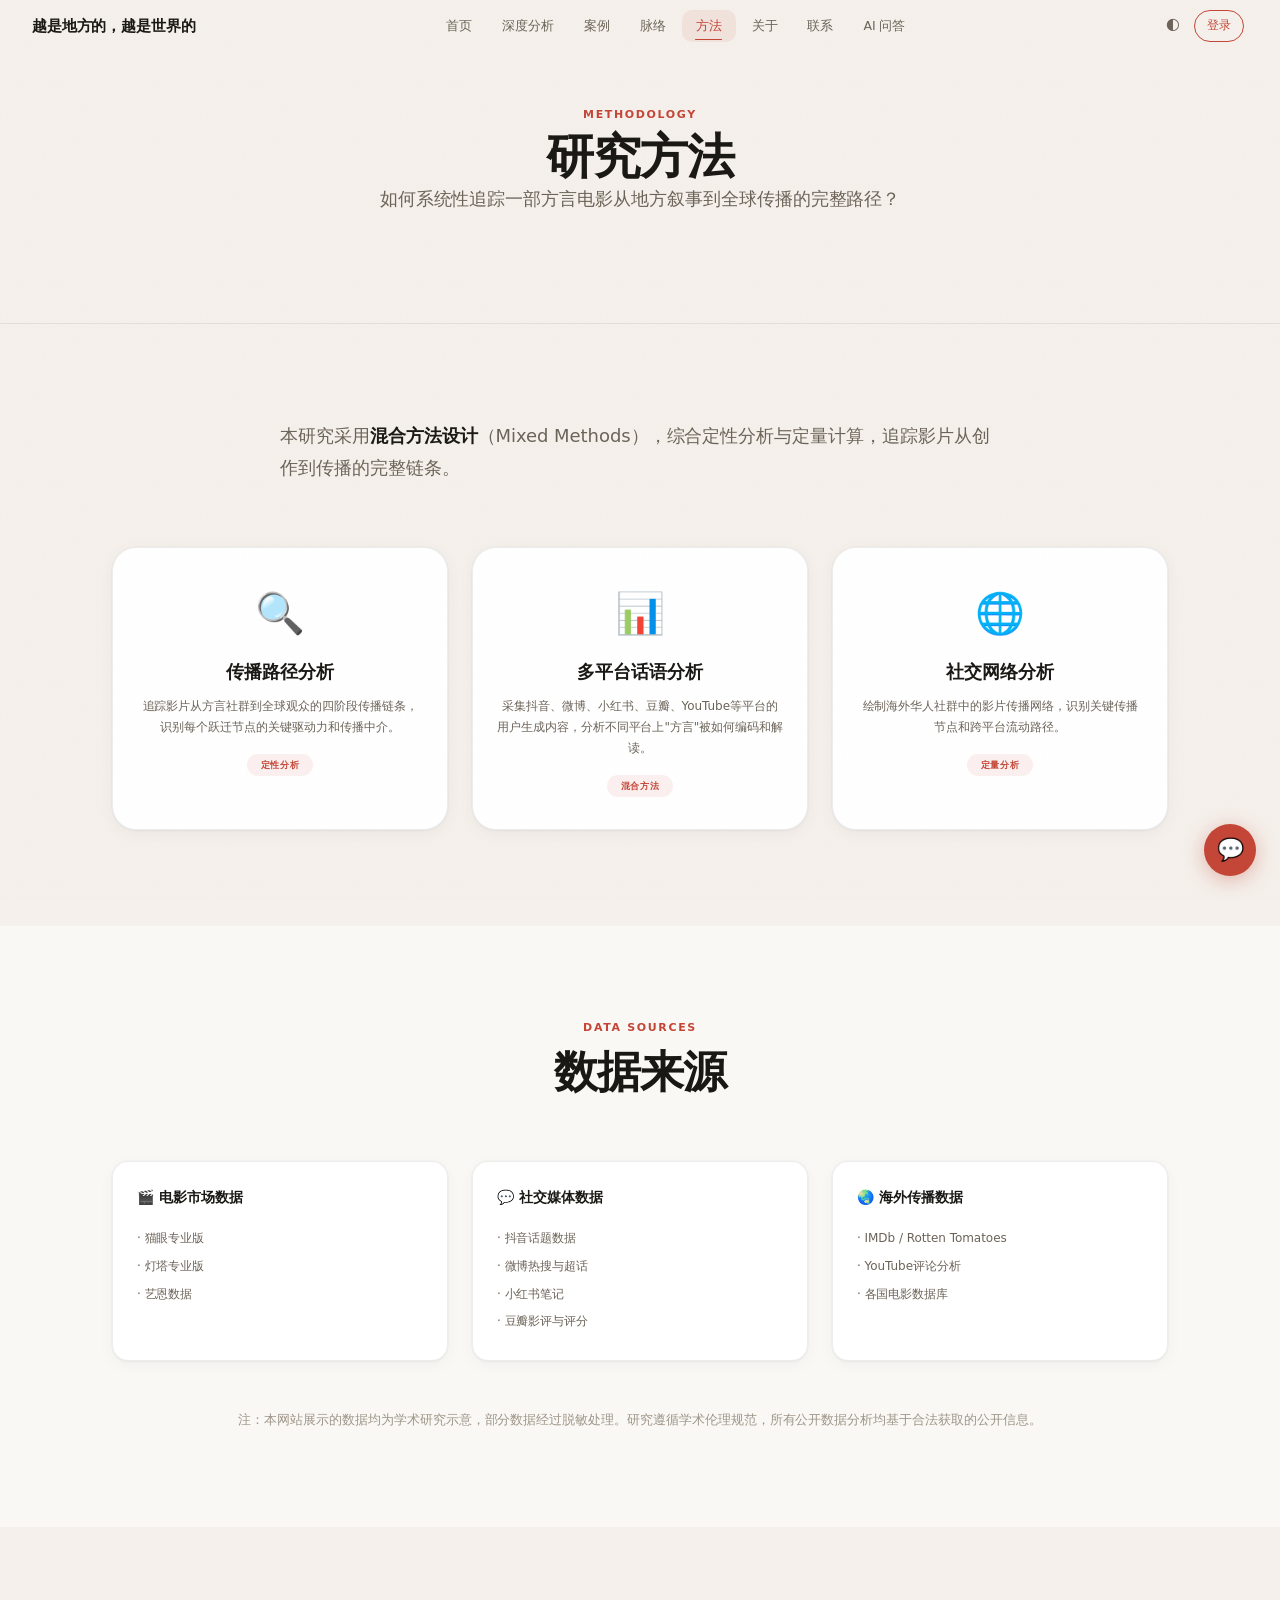
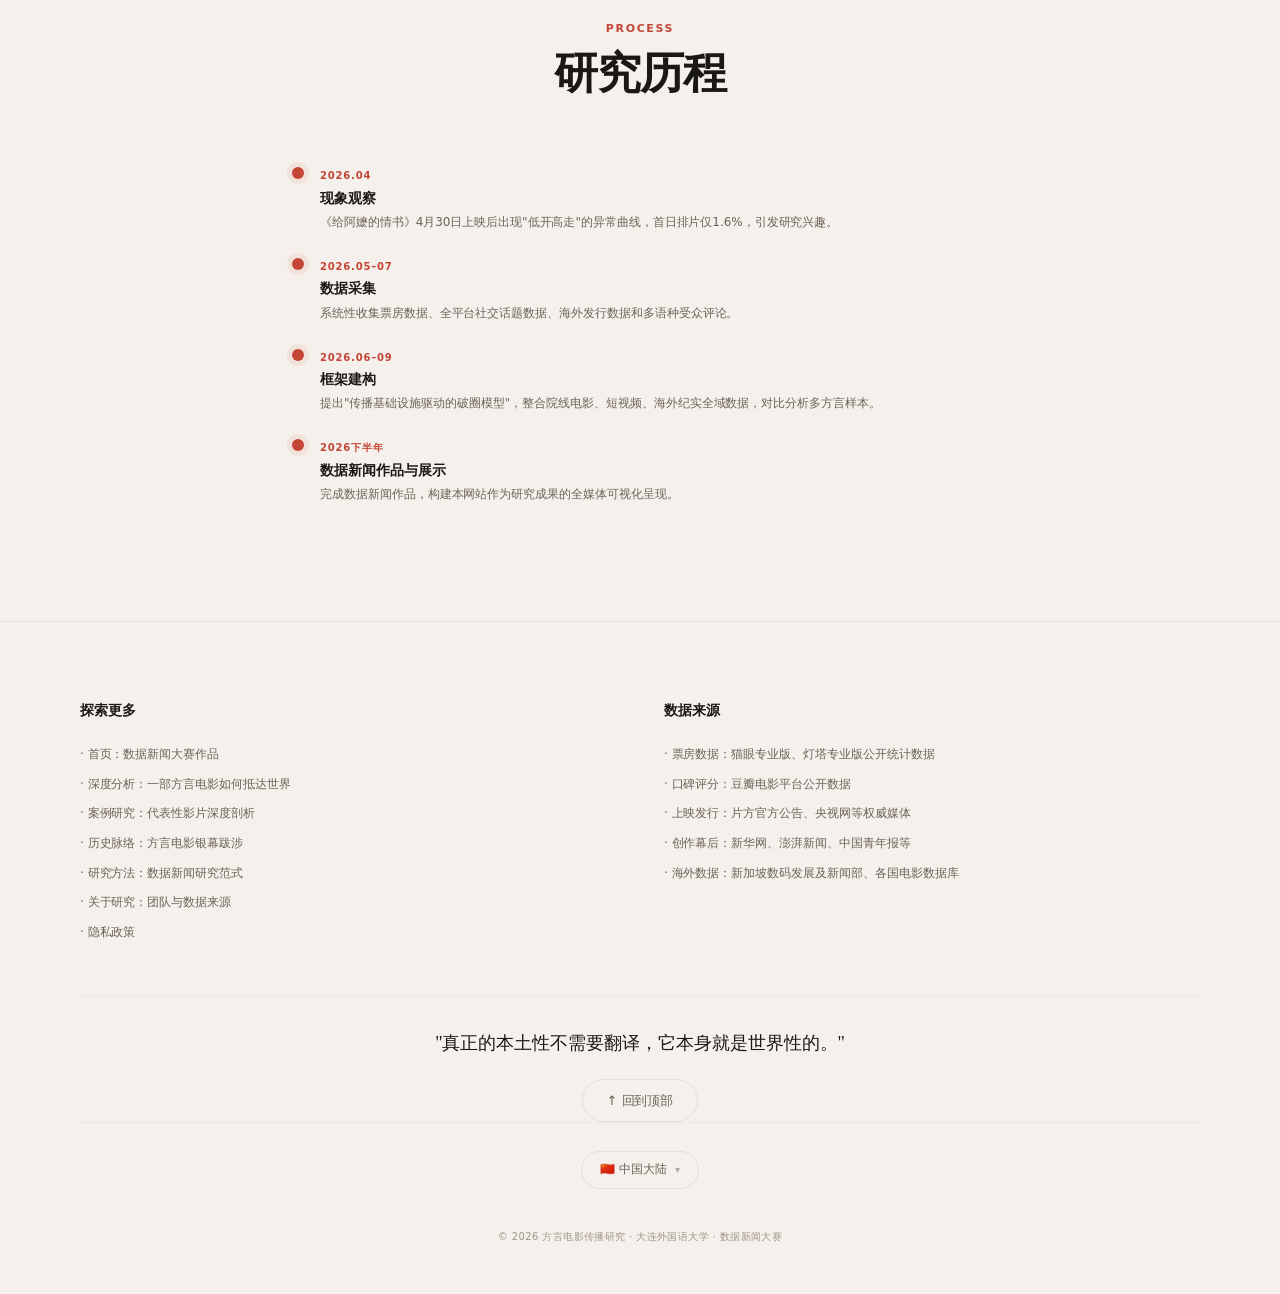
<file: DUFL-v2/methodology.html>
<!DOCTYPE html>
<html lang="zh-CN">
<head>
<meta charset="UTF-8">
<meta name="viewport" content="width=device-width,initial-scale=1,viewport-fit=cover">
<meta http-equiv="Content-Security-Policy" content="default-src 'self'; script-src 'self' 'unsafe-inline' https://accounts.google.com; style-src 'self' 'unsafe-inline'; connect-src 'self'; img-src 'self' data:; font-src 'self'">
<meta http-equiv="X-Content-Type-Options" content="nosniff">
<title>研究方法 — 被世界听懂的"土味"乡音</title>
<meta name="description" content="研究方法——方言电影破圈传播的系统性分析框架">
<meta property="og:title" content="研究方法 — 被世界听懂的「土味」乡音">
<meta property="og:description" content="如何系统性追踪一部方言电影从地方叙事到全球传播的完整路径？六种分析方法与混合研究设计。">
<meta property="og:image" content="assets/og-image.svg"><meta property="og:image:width" content="1200"><meta property="og:image:height" content="630">
<meta name="twitter:card" content="summary_large_image">
<!-- Using system fonts -->
<link rel="stylesheet" href="css/style.css">
<link rel="icon" href="assets/favicon.svg" type="image/svg+xml">
</head>
<body>

<nav id="nav"><div class="nav-inner">
<a href="index.html" class="brand serif" data-i18n="nav.brand">越是地方的，越是世界的</a>
<div class="nav-links" id="navLinks">
<a href="index.html">首页</a>
<a href="deep-dive.html">深度分析</a>
<a href="case-studies.html">案例</a>
<a href="timeline.html">脉络</a>
<a href="methodology.html">方法</a>
<a href="about.html">关于</a>
<a href="contact.html">联系</a>
<a href="ai-query.html">AI 问答</a>
</div>
<div class="nav-actions">
<button class="theme-btn" id="themeToggle" aria-label="切换模式">🌓</button>

<button class="menu-btn" id="menuBtn" aria-label="菜单"><span></span><span></span><span></span></button>
</div></div></nav><section class="page-hero" id="main-content">
<div class="hero-inner"><span class="caption">Methodology</span><h1 class="display-sm serif">研究方法</h1><p class="body-lg">如何系统性追踪一部方言电影从地方叙事到全球传播的完整路径？</p></div></section>
<section class="section section-alt"><div class="container">
<div class="reveal" style="max-width:720px;margin:0 auto 64px"><p class="body-lg">本研究采用<strong style="color:var(--text)">混合方法设计</strong>（Mixed Methods），综合定性分析与定量计算，追踪影片从创作到传播的完整链条。</p></div>
<div class="method-grid reveal">
<div class="method-card"><div class="icon">🔍</div><h4>传播路径分析</h4><p>追踪影片从方言社群到全球观众的四阶段传播链条，识别每个跃迁节点的关键驱动力和传播中介。</p><span class="tag">定性分析</span></div>
<div class="method-card"><div class="icon">📊</div><h4>多平台话语分析</h4><p>采集抖音、微博、小红书、豆瓣、YouTube等平台的用户生成内容，分析不同平台上"方言"被如何编码和解读。</p><span class="tag">混合方法</span></div>
<div class="method-card"><div class="icon">🌐</div><h4>社交网络分析</h4><p>绘制海外华人社群中的影片传播网络，识别关键传播节点和跨平台流动路径。</p><span class="tag">定量分析</span></div>
</div>
</div></section>

<section class="section"><div class="container">
<div class="section-header reveal"><span class="caption">Data Sources</span><h2 class="heading serif">数据来源</h2></div>
<div class="grid-3 reveal">
<div class="source-card"><h4>🎬 电影市场数据</h4><ul><li>· 猫眼专业版</li><li>· 灯塔专业版</li><li>· 艺恩数据</li></ul></div>
<div class="source-card"><h4>💬 社交媒体数据</h4><ul><li>· 抖音话题数据</li><li>· 微博热搜与超话</li><li>· 小红书笔记</li><li>· 豆瓣影评与评分</li></ul></div>
<div class="source-card"><h4>🌏 海外传播数据</h4><ul><li>· IMDb / Rotten Tomatoes</li><li>· YouTube评论分析</li><li>· 各国电影数据库</li></ul></div>
</div>
<p class="body-sm reveal" style="text-align:center;margin-top:48px">注：本网站展示的数据均为学术研究示意，部分数据经过脱敏处理。研究遵循学术伦理规范，所有公开数据分析均基于合法获取的公开信息。</p>
</div></section>

<section class="section section-alt"><div class="container-narrow">
<div class="section-header reveal"><span class="caption">Process</span><h2 class="heading serif">研究历程</h2></div>
<div class="research-timeline reveal">
<div class="rt-item"><div class="rt-dot"></div><div><span class="rt-date">2026.04</span><h4>现象观察</h4><p>《给阿嬷的情书》4月30日上映后出现"低开高走"的异常曲线，首日排片仅1.6%，引发研究兴趣。</p></div></div>
<div class="rt-item"><div class="rt-dot"></div><div><span class="rt-date">2026.05–07</span><h4>数据采集</h4><p>系统性收集票房数据、全平台社交话题数据、海外发行数据和多语种受众评论。</p></div></div>
<div class="rt-item"><div class="rt-dot"></div><div><span class="rt-date">2026.06–09</span><h4>框架建构</h4><p>提出"传播基础设施驱动的破圈模型"，整合院线电影、短视频、海外纪实全域数据，对比分析多方言样本。</p></div></div>
<div class="rt-item"><div class="rt-dot"></div><div><span class="rt-date">2026下半年</span><h4>数据新闻作品与展示</h4><p>完成数据新闻作品，构建本网站作为研究成果的全媒体可视化呈现。</p></div></div>
</div>
</div></section>
<footer><div class="footer-grid">
<div><h3>探索更多</h3><ul>
<li>· <a href="index.html">首页：数据新闻大赛作品</a></li>
<li>· <a href="deep-dive.html">深度分析：一部方言电影如何抵达世界</a></li>
<li>· <a href="case-studies.html">案例研究：代表性影片深度剖析</a></li>
<li>· <a href="timeline.html">历史脉络：方言电影银幕跋涉</a></li>
<li>· <a href="methodology.html">研究方法：数据新闻研究范式</a></li>
<li>· <a href="about.html">关于研究：团队与数据来源</a></li>
<li>· <a href="privacy.html">隐私政策</a></li></ul></div>
<div><h3>数据来源</h3><ul>
<li>· 票房数据：猫眼专业版、灯塔专业版公开统计数据</li>
<li>· 口碑评分：豆瓣电影平台公开数据</li>
<li>· 上映发行：片方官方公告、央视网等权威媒体</li>
<li>· 创作幕后：新华网、澎湃新闻、中国青年报等</li>
<li>· 海外数据：新加坡数码发展及新闻部、各国电影数据库</li></ul></div>
</div><div class="footer-bottom"><p class="quote">"真正的本土性不需要翻译，它本身就是世界性的。"</p>
<a href="#" style="display:inline-flex;align-items:center;gap:8px;padding:10px 24px;border-radius:100px;border:1px solid var(--border);color:var(--text-2);font-size:13px;transition:all .3s">↑ 回到顶部</a>

  <!-- Region Selector -->
  <div class="region-selector" style="text-align:center;padding:28px 0 16px;border-top:1px solid var(--border-soft);max-width:1120px;margin:0 auto">
    <button id="regionTrigger" onclick="toggleRegionMenu()" style="font-size:12px;color:var(--text-2);padding:8px 18px;border-radius:100px;border:1px solid var(--border);background:var(--card);cursor:pointer;transition:all .25s;display:inline-flex;align-items:center;gap:8px">
      <span id="currentRegionLabel">🌐 地区</span>
      <span style="font-size:10px;opacity:.5">▾</span>
    </button>
    <div id="regionMenu" style="display:none;position:fixed;inset:0;z-index:300;background:rgba(0,0,0,.4);align-items:center;justify-content:center" onclick="if(event.target===this)toggleRegionMenu()">
      <div style="background:var(--card);border-radius:20px;padding:32px 28px;max-width:380px;width:90%;border:1px solid var(--border);box-shadow:0 24px 80px rgba(0,0,0,.15);text-align:center">
        <h3 style="font:600 18px/1.2 var(--font-serif);margin-bottom:6px">选择地区</h3>
        <p style="font-size:11px;color:var(--text-3);margin-bottom:20px">Select your region for localized content</p>
        <div id="regionList" style="display:flex;flex-wrap:wrap;gap:6px;justify-content:center">
          <button class="region-option" data-region="zh-CN" onclick="I18N.setRegion('zh-CN');toggleRegionMenu()" style="font-size:12px;padding:9px 16px;border-radius:8px;border:1px solid var(--border);background:var(--card);color:var(--text-2);cursor:pointer;transition:all .2s;white-space:nowrap;min-width:100px">中国大陆 · 简体中文</button>
          <button class="region-option" data-region="zh-HK" onclick="I18N.setRegion('zh-HK');toggleRegionMenu()" style="font-size:12px;padding:9px 16px;border-radius:8px;border:1px solid var(--border);background:var(--card);color:var(--text-2);cursor:pointer;transition:all .2s;white-space:nowrap;min-width:100px">中国香港 · 繁體中文</button>
          <button class="region-option" data-region="zh-TW" onclick="I18N.setRegion('zh-TW');toggleRegionMenu()" style="font-size:12px;padding:9px 16px;border-radius:8px;border:1px solid var(--border);background:var(--card);color:var(--text-2);cursor:pointer;transition:all .2s;white-space:nowrap;min-width:100px">中国台湾 · 繁體中文</button>
          <button class="region-option" data-region="ja" onclick="I18N.setRegion('ja');toggleRegionMenu()" style="font-size:12px;padding:9px 16px;border-radius:8px;border:1px solid var(--border);background:var(--card);color:var(--text-2);cursor:pointer;transition:all .2s;white-space:nowrap;min-width:100px">日本 · 日本語</button>
          <button class="region-option" data-region="ko" onclick="I18N.setRegion('ko');toggleRegionMenu()" style="font-size:12px;padding:9px 16px;border-radius:8px;border:1px solid var(--border);background:var(--card);color:var(--text-2);cursor:pointer;transition:all .2s;white-space:nowrap;min-width:100px">한국 · 한국어</button>
          <button class="region-option" data-region="ms" onclick="I18N.setRegion('ms');toggleRegionMenu()" style="font-size:12px;padding:9px 16px;border-radius:8px;border:1px solid var(--border);background:var(--card);color:var(--text-2);cursor:pointer;transition:all .2s;white-space:nowrap;min-width:100px">Malaysia</button>
          <button class="region-option" data-region="en-US" onclick="I18N.setRegion('en-US');toggleRegionMenu()" style="font-size:12px;padding:9px 16px;border-radius:8px;border:1px solid var(--border);background:var(--card);color:var(--text-2);cursor:pointer;transition:all .2s;white-space:nowrap;min-width:100px">United States</button>
          <button class="region-option" data-region="en-CA" onclick="I18N.setRegion('en-CA');toggleRegionMenu()" style="font-size:12px;padding:9px 16px;border-radius:8px;border:1px solid var(--border);background:var(--card);color:var(--text-2);cursor:pointer;transition:all .2s;white-space:nowrap;min-width:100px">Canada</button>
        </div>
        <button onclick="toggleRegionMenu()" style="margin-top:20px;font-size:12px;color:var(--text-3);padding:8px 24px;border-radius:100px;border:1px solid var(--border);background:var(--card);cursor:pointer">取消</button>
      </div>
    </div>
    <style>
      .region-option:hover{background:var(--accent-soft)!important;color:var(--accent)!important;border-color:var(--accent)!important;transform:scale(1.03)}
      .region-option.active{background:var(--accent)!important;color:#fff!important;border-color:var(--accent)!important}
      #regionMenu{display:none}
      #regionMenu.open{display:flex!important}
    
/* Hamburger menu animation */
.menu-btn span{transition:all .3s;transform-origin:center}
.menu-btn.open span:nth-child(1){transform:translateY(6px) rotate(45deg)}
.menu-btn.open span:nth-child(2){opacity:0;transform:scaleX(0)}
.menu-btn.open span:nth-child(3){transform:translateY(-6px) rotate(-45deg)}
</style>
  </div>
  <script>
    function toggleRegionMenu(){document.getElementById('regionMenu').classList.toggle('open')}
    // Update label on load
    (function(){var r=I18N.getRegions().find(function(r){return r.code===I18N.getRegion()});if(r){var l=document.getElementById('currentRegionLabel');if(l)l.textContent=r.name.split('·')[0].trim()}})();
  </script><p class="copyright">© 2026 方言电影传播研究 · 大连外国语大学 · 数据新闻大赛</p></div></footer>
<div class="back-to-top" id="backToTop">↑</div>
<script src="js/i18n.js"></script>
<script src="js/auth.js"></script>
<script src="js/effects3d.js"></script>
<script src="js/main.js"></script>

<script src="js/chat.js"></script>

</body></html>
</file>
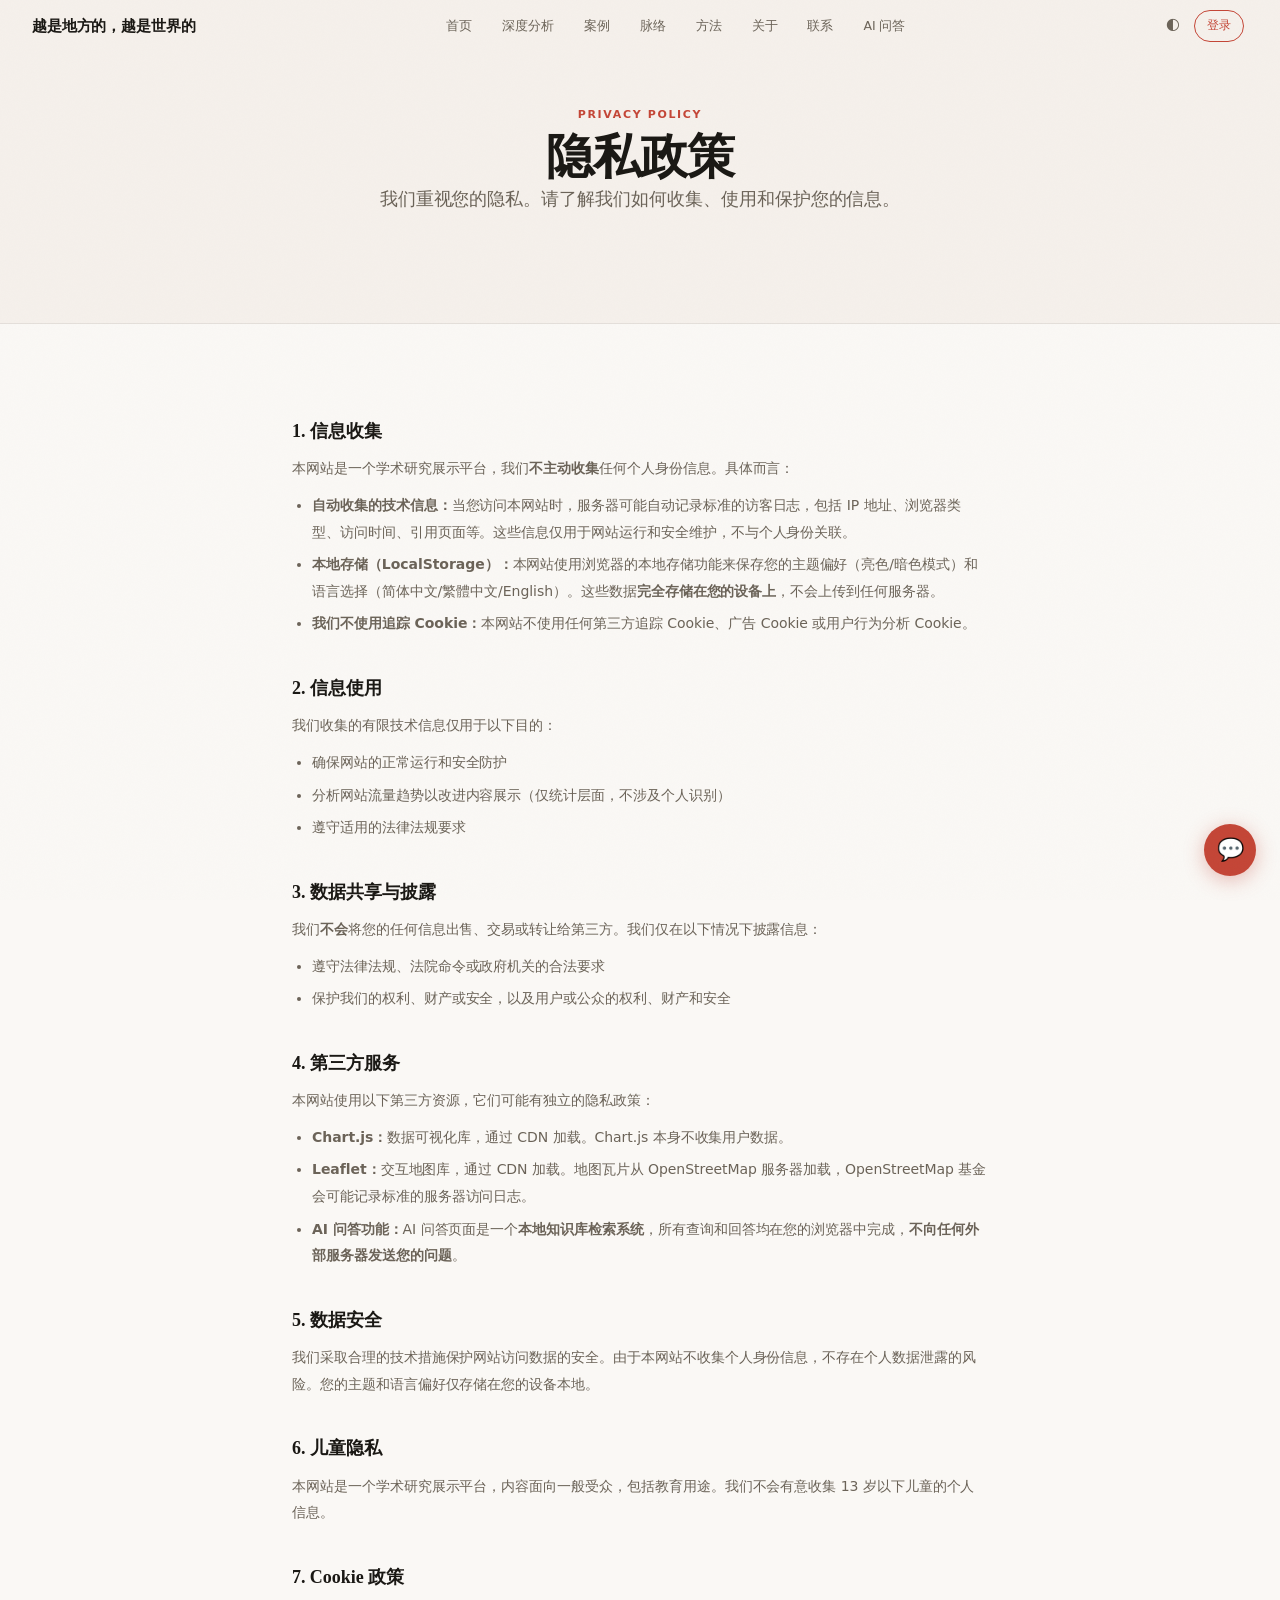
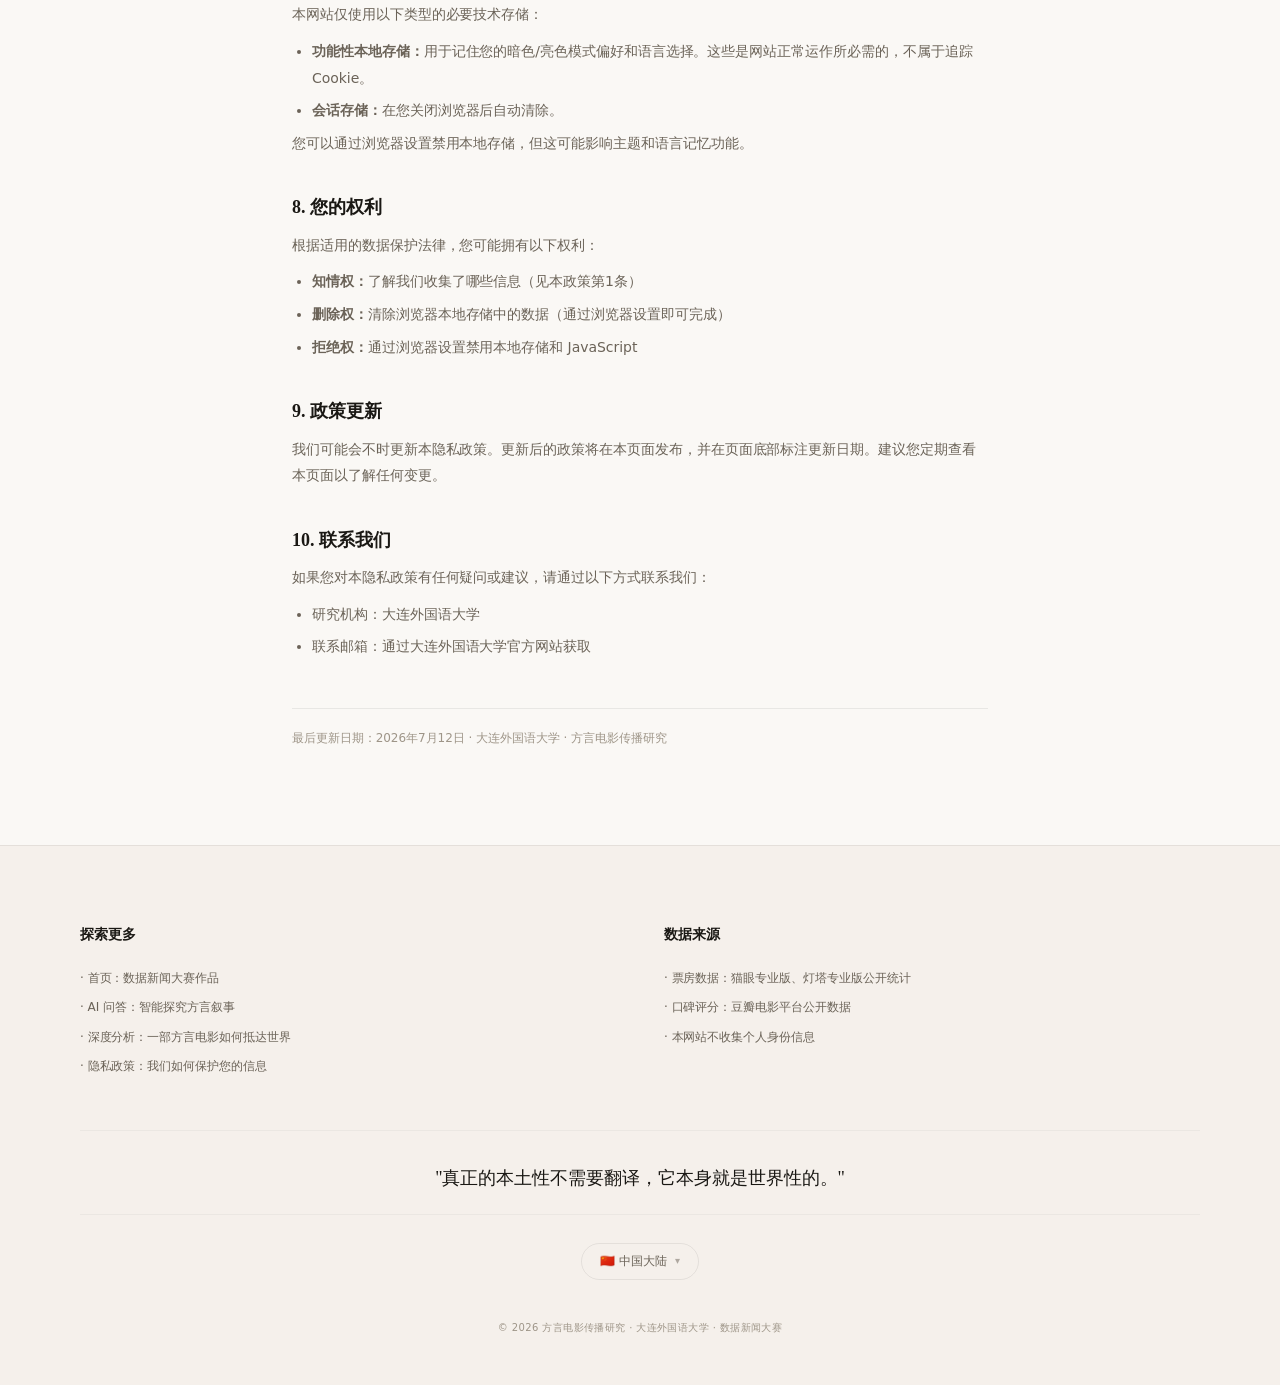
<file: DUFL-v2/privacy.html>
<!DOCTYPE html>
<html lang="zh-CN">
<head>
<meta charset="UTF-8">
<meta name="viewport" content="width=device-width,initial-scale=1,viewport-fit=cover">
<meta http-equiv="Content-Security-Policy" content="default-src 'self'; script-src 'self' 'unsafe-inline' https://accounts.google.com; style-src 'self' 'unsafe-inline'; connect-src 'self'; img-src 'self' data:; font-src 'self'">
<meta http-equiv="X-Content-Type-Options" content="nosniff">
<title>隐私政策 — 被世界听懂的"土味"乡音</title>
<meta name="description" content="方言电影传播研究网站的隐私政策——我们如何保护您的个人信息">
<meta property="og:title" content="隐私政策 — 被世界听懂的「土味」乡音">
<meta property="og:description" content="了解我们如何收集、使用和保护您的个人信息。">
<meta property="og:image" content="assets/og-image.svg"><meta property="og:image:width" content="1200"><meta property="og:image:height" content="630">
<link rel="stylesheet" href="css/style.css">
<link rel="icon" href="assets/favicon.svg" type="image/svg+xml">
<style>
.policy-section{margin-bottom:40px}
.policy-section h3{font:600 18px/1.3 var(--font-serif);margin-bottom:12px}
.policy-section p,.policy-section li{font-size:14px;color:var(--text-2);line-height:1.9;margin-bottom:10px}
.policy-section ul{padding-left:20px;list-style:disc}
.policy-section ul li{margin-bottom:6px}
.last-updated{font-size:12px;color:var(--text-3);margin-top:48px;padding-top:20px;border-top:1px solid var(--border)}

/* Hamburger menu animation */
.menu-btn span{transition:all .3s;transform-origin:center}
.menu-btn.open span:nth-child(1){transform:translateY(6px) rotate(45deg)}
.menu-btn.open span:nth-child(2){opacity:0;transform:scaleX(0)}
.menu-btn.open span:nth-child(3){transform:translateY(-6px) rotate(-45deg)}
</style>
</head>
<body>

<nav id="nav"><div class="nav-inner">
<a href="index.html" class="brand serif">越是地方的，越是世界的</a>
<div class="nav-links" id="navLinks">
<a href="index.html">首页</a><a href="deep-dive.html">深度分析</a><a href="case-studies.html">案例</a><a href="timeline.html">脉络</a><a href="methodology.html">方法</a><a href="about.html">关于</a>
<a href="contact.html">联系</a><a href="ai-query.html">AI 问答</a>
</div>
<div class="nav-actions">
<button class="theme-btn" id="themeToggle" aria-label="切换模式">🌓</button>

<button class="menu-btn" id="menuBtn" aria-label="菜单"><span></span><span></span><span></span></button>
</div></div></nav>

<section class="page-hero"><div class="hero-inner">
<span class="caption">Privacy Policy</span>
<h1 class="display-sm serif">隐私政策</h1>
<p class="body-lg">我们重视您的隐私。请了解我们如何收集、使用和保护您的信息。</p>
</div></section>

<section class="section"><div class="container-narrow">

<div class="policy-section">
<h3>1. 信息收集</h3>
<p>本网站是一个学术研究展示平台，我们<strong>不主动收集</strong>任何个人身份信息。具体而言：</p>
<ul>
<li><strong>自动收集的技术信息：</strong>当您访问本网站时，服务器可能自动记录标准的访客日志，包括 IP 地址、浏览器类型、访问时间、引用页面等。这些信息仅用于网站运行和安全维护，不与个人身份关联。</li>
<li><strong>本地存储（LocalStorage）：</strong>本网站使用浏览器的本地存储功能来保存您的主题偏好（亮色/暗色模式）和语言选择（简体中文/繁體中文/English）。这些数据<strong>完全存储在您的设备上</strong>，不会上传到任何服务器。</li>
<li><strong>我们不使用追踪 Cookie：</strong>本网站不使用任何第三方追踪 Cookie、广告 Cookie 或用户行为分析 Cookie。</li>
</ul>
</div>

<div class="policy-section">
<h3>2. 信息使用</h3>
<p>我们收集的有限技术信息仅用于以下目的：</p>
<ul>
<li>确保网站的正常运行和安全防护</li>
<li>分析网站流量趋势以改进内容展示（仅统计层面，不涉及个人识别）</li>
<li>遵守适用的法律法规要求</li>
</ul>
</div>

<div class="policy-section">
<h3>3. 数据共享与披露</h3>
<p>我们<strong>不会</strong>将您的任何信息出售、交易或转让给第三方。我们仅在以下情况下披露信息：</p>
<ul>
<li>遵守法律法规、法院命令或政府机关的合法要求</li>
<li>保护我们的权利、财产或安全，以及用户或公众的权利、财产和安全</li>
</ul>
</div>

<div class="policy-section">
<h3>4. 第三方服务</h3>
<p>本网站使用以下第三方资源，它们可能有独立的隐私政策：</p>
<ul>
<li><strong>Chart.js：</strong>数据可视化库，通过 CDN 加载。Chart.js 本身不收集用户数据。</li>
<li><strong>Leaflet：</strong>交互地图库，通过 CDN 加载。地图瓦片从 OpenStreetMap 服务器加载，OpenStreetMap 基金会可能记录标准的服务器访问日志。</li>
<li><strong>AI 问答功能：</strong>AI 问答页面是一个<strong>本地知识库检索系统</strong>，所有查询和回答均在您的浏览器中完成，<strong>不向任何外部服务器发送您的问题</strong>。</li>
</ul>
</div>

<div class="policy-section">
<h3>5. 数据安全</h3>
<p>我们采取合理的技术措施保护网站访问数据的安全。由于本网站不收集个人身份信息，不存在个人数据泄露的风险。您的主题和语言偏好仅存储在您的设备本地。</p>
</div>

<div class="policy-section">
<h3>6. 儿童隐私</h3>
<p>本网站是一个学术研究展示平台，内容面向一般受众，包括教育用途。我们不会有意收集 13 岁以下儿童的个人信息。</p>
</div>

<div class="policy-section">
<h3>7. Cookie 政策</h3>
<p>本网站仅使用以下类型的必要技术存储：</p>
<ul>
<li><strong>功能性本地存储：</strong>用于记住您的暗色/亮色模式偏好和语言选择。这些是网站正常运作所必需的，不属于追踪 Cookie。</li>
<li><strong>会话存储：</strong>在您关闭浏览器后自动清除。</li>
</ul>
<p>您可以通过浏览器设置禁用本地存储，但这可能影响主题和语言记忆功能。</p>
</div>

<div class="policy-section">
<h3>8. 您的权利</h3>
<p>根据适用的数据保护法律，您可能拥有以下权利：</p>
<ul>
<li><strong>知情权：</strong>了解我们收集了哪些信息（见本政策第1条）</li>
<li><strong>删除权：</strong>清除浏览器本地存储中的数据（通过浏览器设置即可完成）</li>
<li><strong>拒绝权：</strong>通过浏览器设置禁用本地存储和 JavaScript</li>
</ul>
</div>

<div class="policy-section">
<h3>9. 政策更新</h3>
<p>我们可能会不时更新本隐私政策。更新后的政策将在本页面发布，并在页面底部标注更新日期。建议您定期查看本页面以了解任何变更。</p>
</div>

<div class="policy-section">
<h3>10. 联系我们</h3>
<p>如果您对本隐私政策有任何疑问或建议，请通过以下方式联系我们：</p>
<ul>
<li>研究机构：大连外国语大学</li>
<li>联系邮箱：通过大连外国语大学官方网站获取</li>
</ul>
</div>

<p class="last-updated">最后更新日期：2026年7月12日 · 大连外国语大学 · 方言电影传播研究</p>

</div></section>

<footer><div class="footer-grid">
<div><h3>探索更多</h3><ul>
<li>· <a href="index.html">首页：数据新闻大赛作品</a></li>
<li>· <a href="ai-query.html">AI 问答：智能探究方言叙事</a></li>
<li>· <a href="deep-dive.html">深度分析：一部方言电影如何抵达世界</a></li>
<li>· <a href="privacy.html">隐私政策：我们如何保护您的信息</a></li></ul></div>
<div><h3>数据来源</h3><ul>
<li>· 票房数据：猫眼专业版、灯塔专业版公开统计</li>
<li>· 口碑评分：豆瓣电影平台公开数据</li>
<li>· 本网站不收集个人身份信息</li></ul></div>
</div><div class="footer-bottom"><p class="quote">"真正的本土性不需要翻译，它本身就是世界性的。"</p>

  <!-- Region Selector -->
  <div class="region-selector" style="text-align:center;padding:28px 0 16px;border-top:1px solid var(--border-soft);max-width:1120px;margin:0 auto">
    <button id="regionTrigger" onclick="toggleRegionMenu()" style="font-size:12px;color:var(--text-2);padding:8px 18px;border-radius:100px;border:1px solid var(--border);background:var(--card);cursor:pointer;transition:all .25s;display:inline-flex;align-items:center;gap:8px">
      <span id="currentRegionLabel">🌐 地区</span>
      <span style="font-size:10px;opacity:.5">▾</span>
    </button>
    <div id="regionMenu" style="display:none;position:fixed;inset:0;z-index:300;background:rgba(0,0,0,.4);align-items:center;justify-content:center" onclick="if(event.target===this)toggleRegionMenu()">
      <div style="background:var(--card);border-radius:20px;padding:32px 28px;max-width:380px;width:90%;border:1px solid var(--border);box-shadow:0 24px 80px rgba(0,0,0,.15);text-align:center">
        <h3 style="font:600 18px/1.2 var(--font-serif);margin-bottom:6px">选择地区</h3>
        <p style="font-size:11px;color:var(--text-3);margin-bottom:20px">Select your region for localized content</p>
        <div id="regionList" style="display:flex;flex-wrap:wrap;gap:6px;justify-content:center">
          <button class="region-option" data-region="zh-CN" onclick="I18N.setRegion('zh-CN');toggleRegionMenu()" style="font-size:12px;padding:9px 16px;border-radius:8px;border:1px solid var(--border);background:var(--card);color:var(--text-2);cursor:pointer;transition:all .2s;white-space:nowrap;min-width:100px">中国大陆 · 简体中文</button>
          <button class="region-option" data-region="zh-HK" onclick="I18N.setRegion('zh-HK');toggleRegionMenu()" style="font-size:12px;padding:9px 16px;border-radius:8px;border:1px solid var(--border);background:var(--card);color:var(--text-2);cursor:pointer;transition:all .2s;white-space:nowrap;min-width:100px">中国香港 · 繁體中文</button>
          <button class="region-option" data-region="zh-TW" onclick="I18N.setRegion('zh-TW');toggleRegionMenu()" style="font-size:12px;padding:9px 16px;border-radius:8px;border:1px solid var(--border);background:var(--card);color:var(--text-2);cursor:pointer;transition:all .2s;white-space:nowrap;min-width:100px">中国台湾 · 繁體中文</button>
          <button class="region-option" data-region="ja" onclick="I18N.setRegion('ja');toggleRegionMenu()" style="font-size:12px;padding:9px 16px;border-radius:8px;border:1px solid var(--border);background:var(--card);color:var(--text-2);cursor:pointer;transition:all .2s;white-space:nowrap;min-width:100px">日本 · 日本語</button>
          <button class="region-option" data-region="ko" onclick="I18N.setRegion('ko');toggleRegionMenu()" style="font-size:12px;padding:9px 16px;border-radius:8px;border:1px solid var(--border);background:var(--card);color:var(--text-2);cursor:pointer;transition:all .2s;white-space:nowrap;min-width:100px">한국 · 한국어</button>
          <button class="region-option" data-region="ms" onclick="I18N.setRegion('ms');toggleRegionMenu()" style="font-size:12px;padding:9px 16px;border-radius:8px;border:1px solid var(--border);background:var(--card);color:var(--text-2);cursor:pointer;transition:all .2s;white-space:nowrap;min-width:100px">Malaysia</button>
          <button class="region-option" data-region="en-US" onclick="I18N.setRegion('en-US');toggleRegionMenu()" style="font-size:12px;padding:9px 16px;border-radius:8px;border:1px solid var(--border);background:var(--card);color:var(--text-2);cursor:pointer;transition:all .2s;white-space:nowrap;min-width:100px">United States</button>
          <button class="region-option" data-region="en-CA" onclick="I18N.setRegion('en-CA');toggleRegionMenu()" style="font-size:12px;padding:9px 16px;border-radius:8px;border:1px solid var(--border);background:var(--card);color:var(--text-2);cursor:pointer;transition:all .2s;white-space:nowrap;min-width:100px">Canada</button>
        </div>
        <button onclick="toggleRegionMenu()" style="margin-top:20px;font-size:12px;color:var(--text-3);padding:8px 24px;border-radius:100px;border:1px solid var(--border);background:var(--card);cursor:pointer">取消</button>
      </div>
    </div>
    <style>
      .region-option:hover{background:var(--accent-soft)!important;color:var(--accent)!important;border-color:var(--accent)!important;transform:scale(1.03)}
      .region-option.active{background:var(--accent)!important;color:#fff!important;border-color:var(--accent)!important}
      #regionMenu{display:none}
      #regionMenu.open{display:flex!important}
    
/* Hamburger menu animation */
.menu-btn span{transition:all .3s;transform-origin:center}
.menu-btn.open span:nth-child(1){transform:translateY(6px) rotate(45deg)}
.menu-btn.open span:nth-child(2){opacity:0;transform:scaleX(0)}
.menu-btn.open span:nth-child(3){transform:translateY(-6px) rotate(-45deg)}
</style>
  </div>
  <script>
    function toggleRegionMenu(){document.getElementById('regionMenu').classList.toggle('open')}
    // Update label on load
    (function(){var r=I18N.getRegions().find(function(r){return r.code===I18N.getRegion()});if(r){var l=document.getElementById('currentRegionLabel');if(l)l.textContent=r.name.split('·')[0].trim()}})();
  </script><p class="copyright">© 2026 方言电影传播研究 · 大连外国语大学 · 数据新闻大赛</p></div></footer>
<div class="back-to-top" id="backToTop">↑</div>
<script src="js/i18n.js"></script>
<script src="js/auth.js"></script>
<script src="js/effects3d.js"></script>
<script src="js/main.js"></script>

<script src="js/chat.js"></script>

</body></html>
</file>
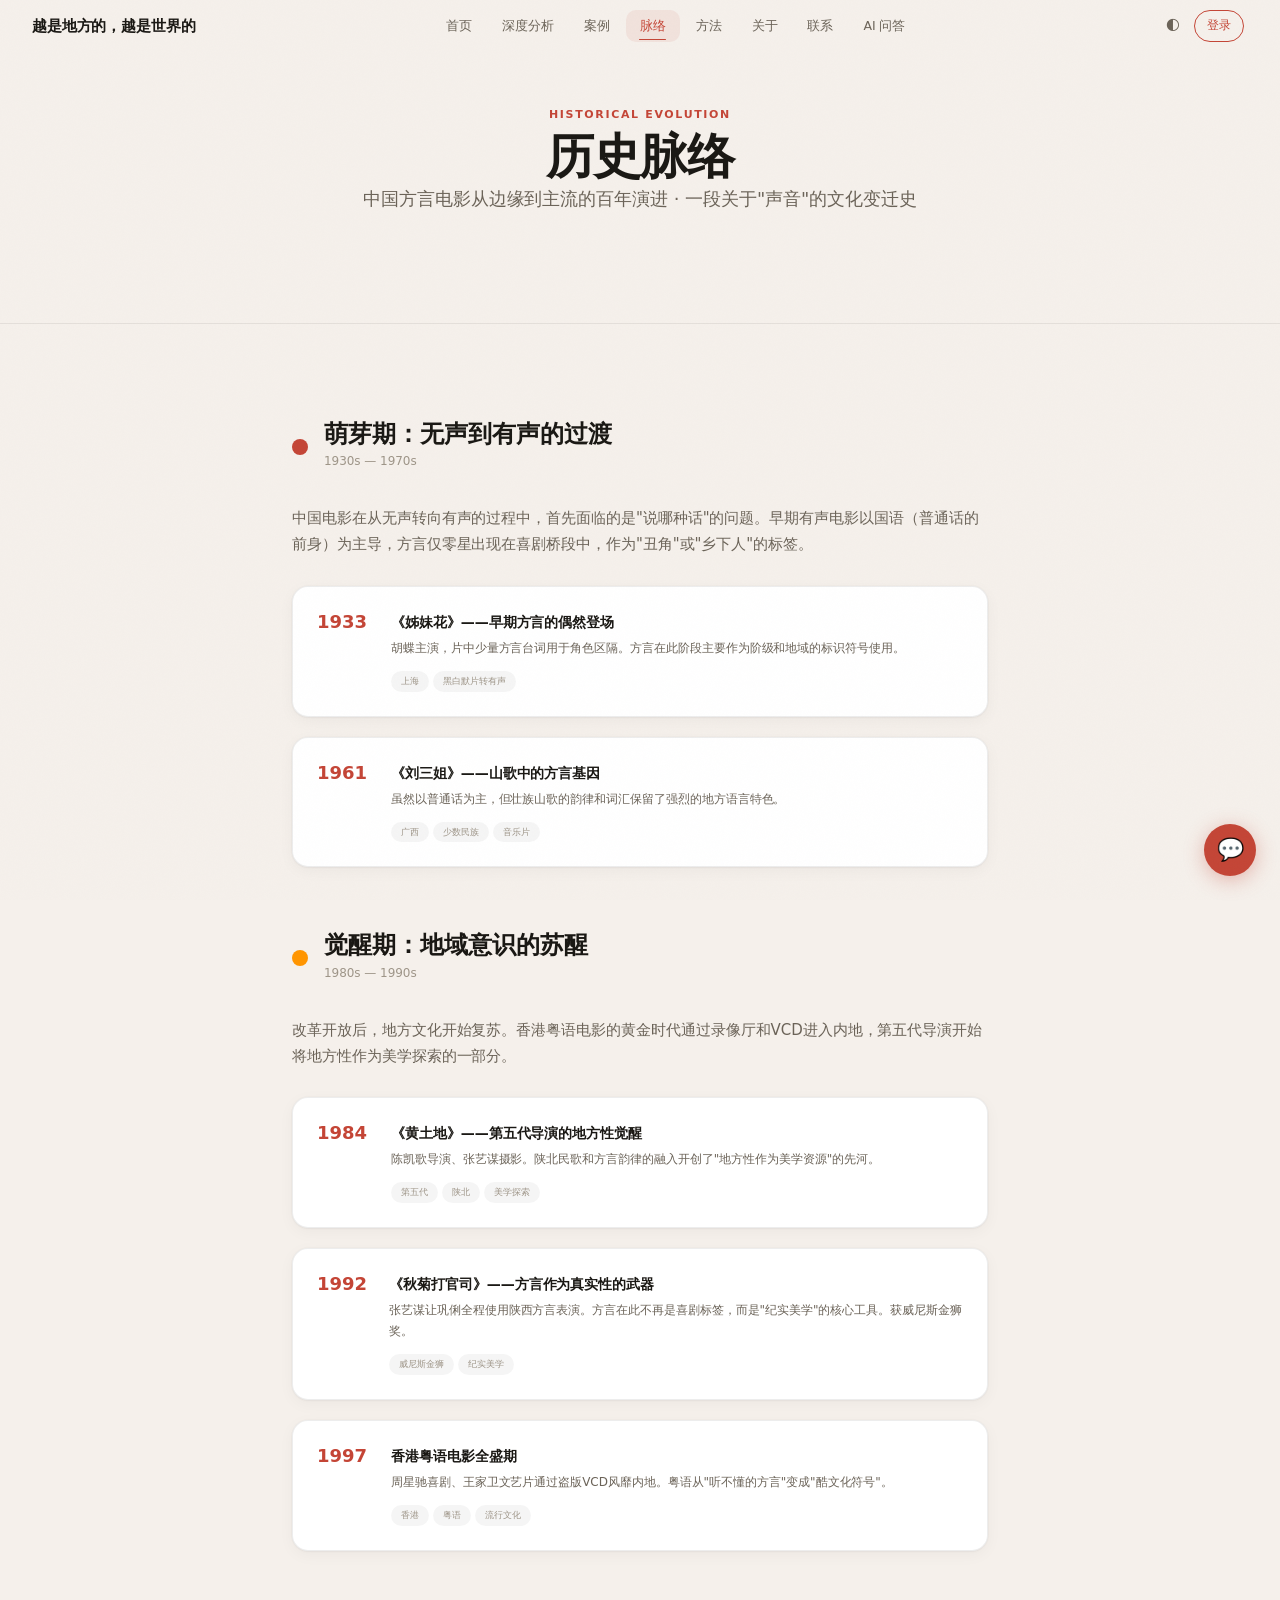
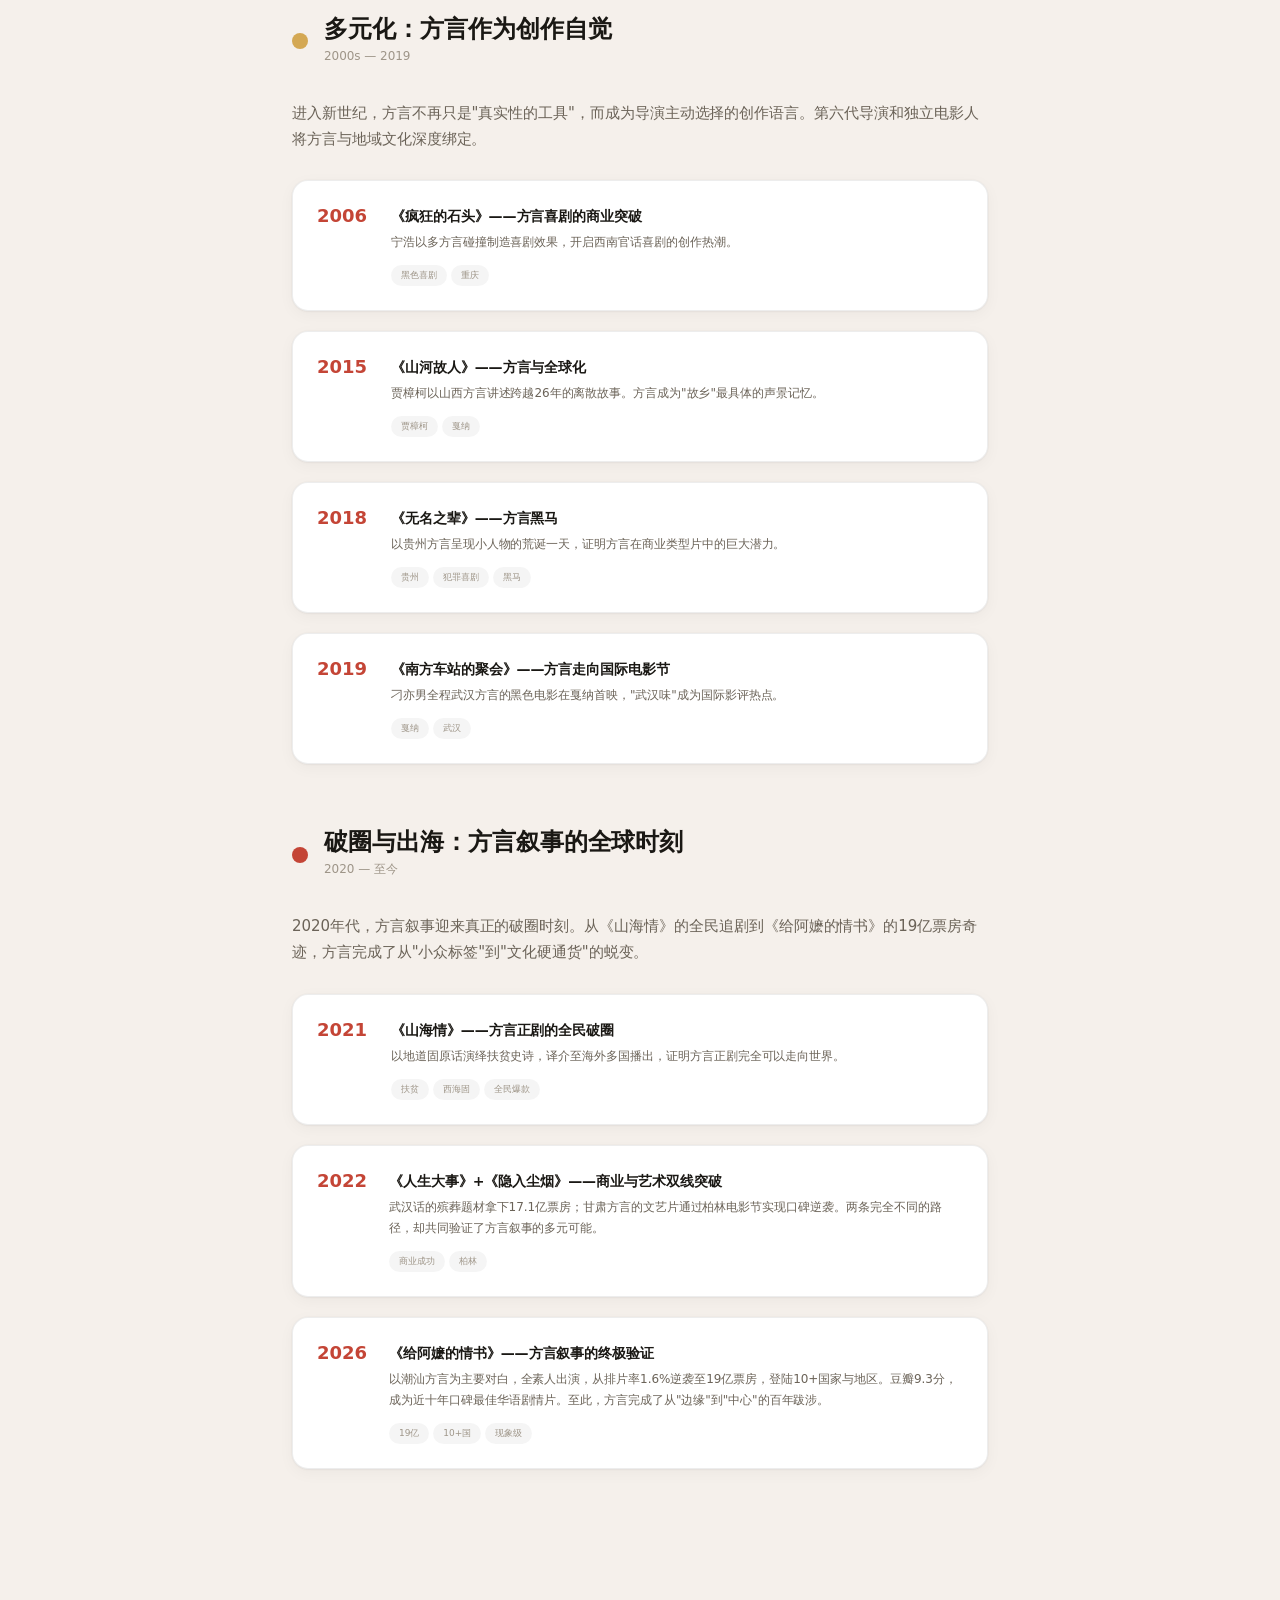
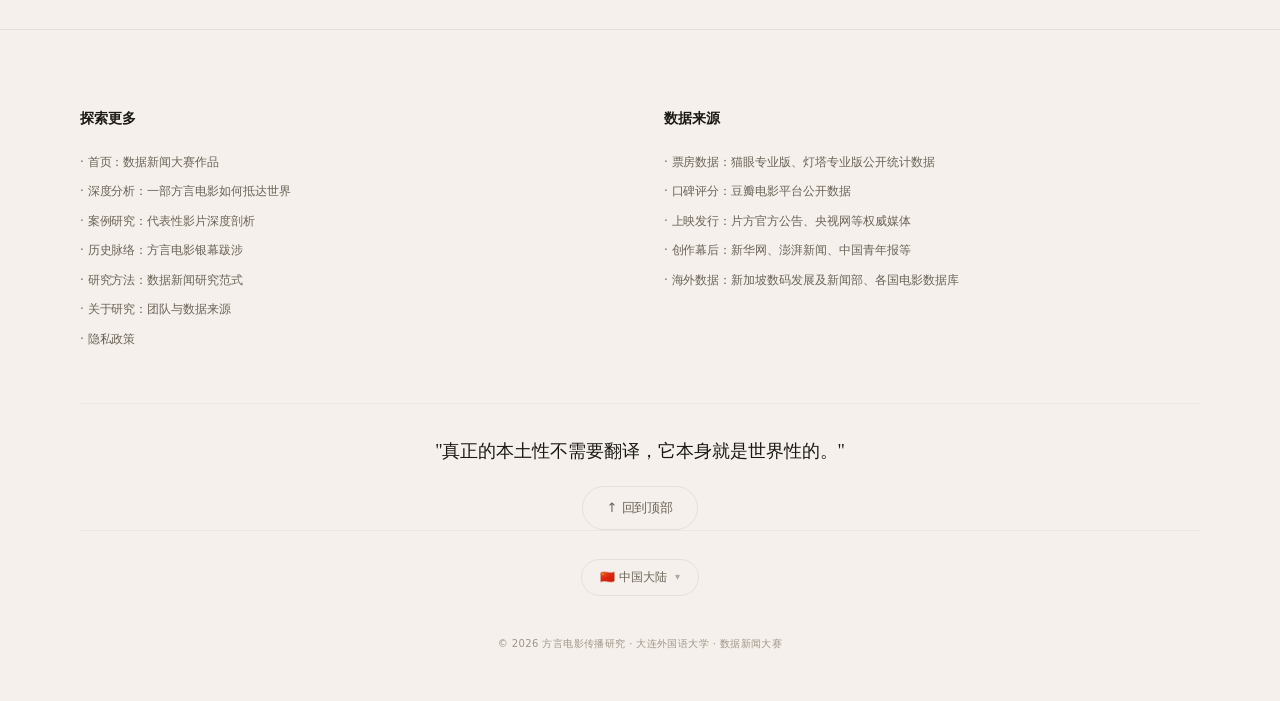
<file: DUFL-v2/timeline.html>
<!DOCTYPE html>
<html lang="zh-CN">
<head>
<meta charset="UTF-8">
<meta name="viewport" content="width=device-width,initial-scale=1,viewport-fit=cover">
<meta http-equiv="Content-Security-Policy" content="default-src 'self'; script-src 'self' 'unsafe-inline' https://accounts.google.com; style-src 'self' 'unsafe-inline'; connect-src 'self'; img-src 'self' data:; font-src 'self'">
<meta http-equiv="X-Content-Type-Options" content="nosniff">
<title>历史脉络 — 被世界听懂的"土味"乡音</title>
<meta name="description" content="历史脉络——中国方言电影从边缘到主流的百年演进">
<meta property="og:title" content="历史脉络 — 被世界听懂的「土味」乡音">
<meta property="og:description" content="中国方言电影百年演进史：从1930年代的偶然登场到2026年的19亿票房奇迹，四段时期13个关键节点。">
<meta property="og:image" content="assets/og-image.svg"><meta property="og:image:width" content="1200"><meta property="og:image:height" content="630">
<meta name="twitter:card" content="summary_large_image">
<!-- Using system fonts -->
<link rel="stylesheet" href="css/style.css">
<link rel="icon" href="assets/favicon.svg" type="image/svg+xml">
</head>
<body>

<nav id="nav"><div class="nav-inner">
<a href="index.html" class="brand serif" data-i18n="nav.brand">越是地方的，越是世界的</a>
<div class="nav-links" id="navLinks">
<a href="index.html">首页</a>
<a href="deep-dive.html">深度分析</a>
<a href="case-studies.html">案例</a>
<a href="timeline.html">脉络</a>
<a href="methodology.html">方法</a>
<a href="about.html">关于</a>
<a href="contact.html">联系</a>
<a href="ai-query.html">AI 问答</a>
</div>
<div class="nav-actions">
<button class="theme-btn" id="themeToggle" aria-label="切换模式">🌓</button>

<button class="menu-btn" id="menuBtn" aria-label="菜单"><span></span><span></span><span></span></button>
</div></div></nav><section class="page-hero" id="main-content">
<div class="hero-inner"><span class="caption">Historical Evolution</span><h1 class="display-sm serif">历史脉络</h1><p class="body-lg">中国方言电影从边缘到主流的百年演进 · 一段关于"声音"的文化变迁史</p></div></section>
<section class="section section-alt"><div class="container-narrow">

<div class="history-era reveal"><div class="era-header"><div class="era-dot" style="background:var(--accent)"></div><div><h2 class="era-title serif">萌芽期：无声到有声的过渡</h2><span class="era-years">1930s — 1970s</span></div></div>
<p class="body" style="margin-bottom:28px">中国电影在从无声转向有声的过程中，首先面临的是"说哪种话"的问题。早期有声电影以国语（普通话的前身）为主导，方言仅零星出现在喜剧桥段中，作为"丑角"或"乡下人"的标签。</p>
<div class="history-event"><div class="ev-year">1933</div><div class="ev-body"><h4>《姊妹花》——早期方言的偶然登场</h4><p>胡蝶主演，片中少量方言台词用于角色区隔。方言在此阶段主要作为阶级和地域的标识符号使用。</p><div class="ev-tags"><span>上海</span><span>黑白默片转有声</span></div></div></div>
<div class="history-event"><div class="ev-year">1961</div><div class="ev-body"><h4>《刘三姐》——山歌中的方言基因</h4><p>虽然以普通话为主，但壮族山歌的韵律和词汇保留了强烈的地方语言特色。</p><div class="ev-tags"><span>广西</span><span>少数民族</span><span>音乐片</span></div></div></div>
</div>

<div class="history-era reveal"><div class="era-header"><div class="era-dot" style="background:#ff9500"></div><div><h2 class="era-title serif">觉醒期：地域意识的苏醒</h2><span class="era-years">1980s — 1990s</span></div></div>
<p class="body" style="margin-bottom:28px">改革开放后，地方文化开始复苏。香港粤语电影的黄金时代通过录像厅和VCD进入内地，第五代导演开始将地方性作为美学探索的一部分。</p>
<div class="history-event"><div class="ev-year">1984</div><div class="ev-body"><h4>《黄土地》——第五代导演的地方性觉醒</h4><p>陈凯歌导演、张艺谋摄影。陕北民歌和方言韵律的融入开创了"地方性作为美学资源"的先河。</p><div class="ev-tags"><span>第五代</span><span>陕北</span><span>美学探索</span></div></div></div>
<div class="history-event"><div class="ev-year">1992</div><div class="ev-body"><h4>《秋菊打官司》——方言作为真实性的武器</h4><p>张艺谋让巩俐全程使用陕西方言表演。方言在此不再是喜剧标签，而是"纪实美学"的核心工具。获威尼斯金狮奖。</p><div class="ev-tags"><span>威尼斯金狮</span><span>纪实美学</span></div></div></div>
<div class="history-event"><div class="ev-year">1997</div><div class="ev-body"><h4>香港粤语电影全盛期</h4><p>周星驰喜剧、王家卫文艺片通过盗版VCD风靡内地。粤语从"听不懂的方言"变成"酷文化符号"。</p><div class="ev-tags"><span>香港</span><span>粤语</span><span>流行文化</span></div></div></div>
</div>

<div class="history-era reveal"><div class="era-header"><div class="era-dot" style="background:var(--gold)"></div><div><h2 class="era-title serif">多元化：方言作为创作自觉</h2><span class="era-years">2000s — 2019</span></div></div>
<p class="body" style="margin-bottom:28px">进入新世纪，方言不再只是"真实性的工具"，而成为导演主动选择的创作语言。第六代导演和独立电影人将方言与地域文化深度绑定。</p>
<div class="history-event"><div class="ev-year">2006</div><div class="ev-body"><h4>《疯狂的石头》——方言喜剧的商业突破</h4><p>宁浩以多方言碰撞制造喜剧效果，开启西南官话喜剧的创作热潮。</p><div class="ev-tags"><span>黑色喜剧</span><span>重庆</span></div></div></div>
<div class="history-event"><div class="ev-year">2015</div><div class="ev-body"><h4>《山河故人》——方言与全球化</h4><p>贾樟柯以山西方言讲述跨越26年的离散故事。方言成为"故乡"最具体的声景记忆。</p><div class="ev-tags"><span>贾樟柯</span><span>戛纳</span></div></div></div>
<div class="history-event"><div class="ev-year">2018</div><div class="ev-body"><h4>《无名之辈》——方言黑马</h4><p>以贵州方言呈现小人物的荒诞一天，证明方言在商业类型片中的巨大潜力。</p><div class="ev-tags"><span>贵州</span><span>犯罪喜剧</span><span>黑马</span></div></div></div>
<div class="history-event"><div class="ev-year">2019</div><div class="ev-body"><h4>《南方车站的聚会》——方言走向国际电影节</h4><p>刁亦男全程武汉方言的黑色电影在戛纳首映，"武汉味"成为国际影评热点。</p><div class="ev-tags"><span>戛纳</span><span>武汉</span></div></div></div>
</div>

<div class="history-era reveal"><div class="era-header"><div class="era-dot" style="background:var(--accent)"></div><div><h2 class="era-title serif">破圈与出海：方言叙事的全球时刻</h2><span class="era-years">2020 — 至今</span></div></div>
<p class="body" style="margin-bottom:28px">2020年代，方言叙事迎来真正的破圈时刻。从《山海情》的全民追剧到《给阿嬷的情书》的19亿票房奇迹，方言完成了从"小众标签"到"文化硬通货"的蜕变。</p>
<div class="history-event"><div class="ev-year">2021</div><div class="ev-body"><h4>《山海情》——方言正剧的全民破圈</h4><p>以地道固原话演绎扶贫史诗，译介至海外多国播出，证明方言正剧完全可以走向世界。</p><div class="ev-tags"><span>扶贫</span><span>西海固</span><span>全民爆款</span></div></div></div>
<div class="history-event"><div class="ev-year">2022</div><div class="ev-body"><h4>《人生大事》+《隐入尘烟》——商业与艺术双线突破</h4><p>武汉话的殡葬题材拿下17.1亿票房；甘肃方言的文艺片通过柏林电影节实现口碑逆袭。两条完全不同的路径，却共同验证了方言叙事的多元可能。</p><div class="ev-tags"><span>商业成功</span><span>柏林</span></div></div></div>
<div class="history-event"><div class="ev-year">2026</div><div class="ev-body"><h4>《给阿嬷的情书》——方言叙事的终极验证</h4><p>以潮汕方言为主要对白，全素人出演，从排片率1.6%逆袭至19亿票房，登陆10+国家与地区。豆瓣9.3分，成为近十年口碑最佳华语剧情片。至此，方言完成了从"边缘"到"中心"的百年跋涉。</p><div class="ev-tags"><span>19亿</span><span>10+国</span><span>现象级</span></div></div></div>
</div>

</div></section>
<footer><div class="footer-grid">
<div><h3>探索更多</h3><ul>
<li>· <a href="index.html">首页：数据新闻大赛作品</a></li>
<li>· <a href="deep-dive.html">深度分析：一部方言电影如何抵达世界</a></li>
<li>· <a href="case-studies.html">案例研究：代表性影片深度剖析</a></li>
<li>· <a href="timeline.html">历史脉络：方言电影银幕跋涉</a></li>
<li>· <a href="methodology.html">研究方法：数据新闻研究范式</a></li>
<li>· <a href="about.html">关于研究：团队与数据来源</a></li>
<li>· <a href="privacy.html">隐私政策</a></li></ul></div>
<div><h3>数据来源</h3><ul>
<li>· 票房数据：猫眼专业版、灯塔专业版公开统计数据</li>
<li>· 口碑评分：豆瓣电影平台公开数据</li>
<li>· 上映发行：片方官方公告、央视网等权威媒体</li>
<li>· 创作幕后：新华网、澎湃新闻、中国青年报等</li>
<li>· 海外数据：新加坡数码发展及新闻部、各国电影数据库</li></ul></div>
</div><div class="footer-bottom"><p class="quote">"真正的本土性不需要翻译，它本身就是世界性的。"</p>
<a href="#" style="display:inline-flex;align-items:center;gap:8px;padding:10px 24px;border-radius:100px;border:1px solid var(--border);color:var(--text-2);font-size:13px;transition:all .3s">↑ 回到顶部</a>

  <!-- Region Selector -->
  <div class="region-selector" style="text-align:center;padding:28px 0 16px;border-top:1px solid var(--border-soft);max-width:1120px;margin:0 auto">
    <button id="regionTrigger" onclick="toggleRegionMenu()" style="font-size:12px;color:var(--text-2);padding:8px 18px;border-radius:100px;border:1px solid var(--border);background:var(--card);cursor:pointer;transition:all .25s;display:inline-flex;align-items:center;gap:8px">
      <span id="currentRegionLabel">🌐 地区</span>
      <span style="font-size:10px;opacity:.5">▾</span>
    </button>
    <div id="regionMenu" style="display:none;position:fixed;inset:0;z-index:300;background:rgba(0,0,0,.4);align-items:center;justify-content:center" onclick="if(event.target===this)toggleRegionMenu()">
      <div style="background:var(--card);border-radius:20px;padding:32px 28px;max-width:380px;width:90%;border:1px solid var(--border);box-shadow:0 24px 80px rgba(0,0,0,.15);text-align:center">
        <h3 style="font:600 18px/1.2 var(--font-serif);margin-bottom:6px">选择地区</h3>
        <p style="font-size:11px;color:var(--text-3);margin-bottom:20px">Select your region for localized content</p>
        <div id="regionList" style="display:flex;flex-wrap:wrap;gap:6px;justify-content:center">
          <button class="region-option" data-region="zh-CN" onclick="I18N.setRegion('zh-CN');toggleRegionMenu()" style="font-size:12px;padding:9px 16px;border-radius:8px;border:1px solid var(--border);background:var(--card);color:var(--text-2);cursor:pointer;transition:all .2s;white-space:nowrap;min-width:100px">中国大陆 · 简体中文</button>
          <button class="region-option" data-region="zh-HK" onclick="I18N.setRegion('zh-HK');toggleRegionMenu()" style="font-size:12px;padding:9px 16px;border-radius:8px;border:1px solid var(--border);background:var(--card);color:var(--text-2);cursor:pointer;transition:all .2s;white-space:nowrap;min-width:100px">中国香港 · 繁體中文</button>
          <button class="region-option" data-region="zh-TW" onclick="I18N.setRegion('zh-TW');toggleRegionMenu()" style="font-size:12px;padding:9px 16px;border-radius:8px;border:1px solid var(--border);background:var(--card);color:var(--text-2);cursor:pointer;transition:all .2s;white-space:nowrap;min-width:100px">中国台湾 · 繁體中文</button>
          <button class="region-option" data-region="ja" onclick="I18N.setRegion('ja');toggleRegionMenu()" style="font-size:12px;padding:9px 16px;border-radius:8px;border:1px solid var(--border);background:var(--card);color:var(--text-2);cursor:pointer;transition:all .2s;white-space:nowrap;min-width:100px">日本 · 日本語</button>
          <button class="region-option" data-region="ko" onclick="I18N.setRegion('ko');toggleRegionMenu()" style="font-size:12px;padding:9px 16px;border-radius:8px;border:1px solid var(--border);background:var(--card);color:var(--text-2);cursor:pointer;transition:all .2s;white-space:nowrap;min-width:100px">한국 · 한국어</button>
          <button class="region-option" data-region="ms" onclick="I18N.setRegion('ms');toggleRegionMenu()" style="font-size:12px;padding:9px 16px;border-radius:8px;border:1px solid var(--border);background:var(--card);color:var(--text-2);cursor:pointer;transition:all .2s;white-space:nowrap;min-width:100px">Malaysia</button>
          <button class="region-option" data-region="en-US" onclick="I18N.setRegion('en-US');toggleRegionMenu()" style="font-size:12px;padding:9px 16px;border-radius:8px;border:1px solid var(--border);background:var(--card);color:var(--text-2);cursor:pointer;transition:all .2s;white-space:nowrap;min-width:100px">United States</button>
          <button class="region-option" data-region="en-CA" onclick="I18N.setRegion('en-CA');toggleRegionMenu()" style="font-size:12px;padding:9px 16px;border-radius:8px;border:1px solid var(--border);background:var(--card);color:var(--text-2);cursor:pointer;transition:all .2s;white-space:nowrap;min-width:100px">Canada</button>
        </div>
        <button onclick="toggleRegionMenu()" style="margin-top:20px;font-size:12px;color:var(--text-3);padding:8px 24px;border-radius:100px;border:1px solid var(--border);background:var(--card);cursor:pointer">取消</button>
      </div>
    </div>
    <style>
      .region-option:hover{background:var(--accent-soft)!important;color:var(--accent)!important;border-color:var(--accent)!important;transform:scale(1.03)}
      .region-option.active{background:var(--accent)!important;color:#fff!important;border-color:var(--accent)!important}
      #regionMenu{display:none}
      #regionMenu.open{display:flex!important}
    
/* Hamburger menu animation */
.menu-btn span{transition:all .3s;transform-origin:center}
.menu-btn.open span:nth-child(1){transform:translateY(6px) rotate(45deg)}
.menu-btn.open span:nth-child(2){opacity:0;transform:scaleX(0)}
.menu-btn.open span:nth-child(3){transform:translateY(-6px) rotate(-45deg)}
</style>
  </div>
  <script>
    function toggleRegionMenu(){document.getElementById('regionMenu').classList.toggle('open')}
    // Update label on load
    (function(){var r=I18N.getRegions().find(function(r){return r.code===I18N.getRegion()});if(r){var l=document.getElementById('currentRegionLabel');if(l)l.textContent=r.name.split('·')[0].trim()}})();
  </script><p class="copyright">© 2026 方言电影传播研究 · 大连外国语大学 · 数据新闻大赛</p></div></footer>
<div class="back-to-top" id="backToTop">↑</div>
<script src="js/i18n.js"></script>
<script src="js/auth.js"></script>
<script src="js/effects3d.js"></script>
<script src="js/main.js"></script>

<script src="js/chat.js"></script>

</body></html>
</file>
<file: DUFL-v2/css/style.css>
/* ============================================================
   DUFL — World-Class Design System v3
   Typography · Color · Spacing · Motion · Light & Dark
   Inspired by: Apple · Linear · Stripe · Vercel · OpenAI
   ============================================================ */

/* ============================================================
   1. DESIGN TOKENS
   ============================================================ */
:root {
  /* Brand */
  --accent: #c44536;
  --accent-hover: #a8382c;
  --accent-soft: rgba(196,69,54,.08);
  --accent-glow: rgba(196,69,54,.15);
  --gold: #d4a853;
  --gold-soft: rgba(212,168,83,.12);

  /* Surfaces */
  --bg: #faf8f5;
  --bg-alt: #f5f0eb;
  --bg-elevated: #fff;
  --bg-hover: rgba(0,0,0,.03);

  /* Text */
  --text: #1a1814;
  --text-2: #6b6358;
  --text-3: #9e9588;
  --text-inverse: #f0e8d8;

  /* Borders */
  --border: rgba(0,0,0,.07);
  --border-soft: rgba(0,0,0,.04);
  --border-hover: rgba(0,0,0,.12);

  /* Shadows — layered premium */
  --shadow-xs: 0 1px 2px rgba(0,0,0,.03);
  --shadow-sm: 0 1px 3px rgba(0,0,0,.04), 0 1px 2px rgba(0,0,0,.03);
  --shadow-md: 0 4px 12px rgba(0,0,0,.05), 0 2px 4px rgba(0,0,0,.03);
  --shadow-lg: 0 8px 30px rgba(0,0,0,.06), 0 2px 8px rgba(0,0,0,.04);
  --shadow-xl: 0 20px 60px rgba(0,0,0,.08), 0 8px 20px rgba(0,0,0,.04);
  --shadow-card: 0 1px 3px rgba(0,0,0,.04), 0 4px 16px rgba(0,0,0,.04), 0 0 0 1px rgba(0,0,0,.02);

  /* Radii */
  --radius-xs: 6px;
  --radius-sm: 10px;
  --radius: 16px;
  --radius-lg: 24px;
  --radius-xl: 32px;
  --radius-full: 9999px;

  /* Spacing rhythm — 4px base */
  --space-1: 4px;  --space-2: 8px;  --space-3: 12px;
  --space-4: 16px; --space-5: 20px; --space-6: 24px;
  --space-8: 32px; --space-10: 40px; --space-12: 48px;
  --space-16: 64px; --space-20: 80px; --space-24: 96px;

  /* Easing */
  --ease-out: cubic-bezier(.16,1,.3,1);
  --ease-in-out: cubic-bezier(.65,0,.35,1);
  --ease-spring: cubic-bezier(.34,1.56,.64,1);
  --ease-bounce: cubic-bezier(.68,-0.55,.27,1.55);

  /* Typography */
  --font: -apple-system,BlinkMacSystemFont,"SF Pro Display","Segoe UI",system-ui,sans-serif;
  --font-serif: "Songti SC","STSong","Noto Serif SC","SimSun",serif;
  --font-mono: "SF Mono","JetBrains Mono","Fira Code",monospace;

  /* Type scale */
  --text-xs: 11px; --text-sm: 13px; --text-base: 15px;
  --text-lg: 18px; --text-xl: 22px; --text-2xl: 28px;
  --text-3xl: 36px; --text-4xl: 48px; --text-5xl: 64px;

  /* Misc */
  --nav-h: 52px;
  --content-max: 1120px;
  --content-wide: 1320px;
  --content-narrow: 760px;
}

/* ---- Dark Theme ---- */
[data-theme="dark"] {
  --bg: #080808;
  --bg-alt: #0f0f0f;
  --bg-elevated: #141414;
  --bg-hover: rgba(255,255,255,.04);

  --text: #efebe0;
  --text-2: #8a8275;
  --text-3: #5c574c;

  --accent: #e8897a;
  --accent-hover: #f09a8d;
  --accent-soft: rgba(232,137,122,.12);
  --accent-glow: rgba(232,137,122,.2);

  --border: rgba(255,255,255,.08);
  --border-soft: rgba(255,255,255,.05);
  --border-hover: rgba(255,255,255,.14);

  --shadow-xs: 0 1px 2px rgba(0,0,0,.3);
  --shadow-sm: 0 1px 3px rgba(0,0,0,.4), 0 1px 2px rgba(0,0,0,.3);
  --shadow-md: 0 4px 12px rgba(0,0,0,.5), 0 2px 4px rgba(0,0,0,.3);
  --shadow-lg: 0 8px 30px rgba(0,0,0,.6), 0 2px 8px rgba(0,0,0,.4);
  --shadow-xl: 0 20px 60px rgba(0,0,0,.7), 0 8px 20px rgba(0,0,0,.4);
  --shadow-card: 0 1px 3px rgba(0,0,0,.4), 0 4px 16px rgba(0,0,0,.5), 0 0 0 1px rgba(255,255,255,.03);
}

/* ============================================================
   2. RESET & BASE
   ============================================================ */
*,*::before,*::after{box-sizing:border-box;margin:0;padding:0}

html{
  scroll-behavior:smooth;
  -webkit-text-size-adjust:100%;
  -webkit-font-smoothing:antialiased;
  -moz-osx-font-smoothing:grayscale;
  text-rendering:optimizeLegibility;
}

body{
  font:400 var(--text-base)/1.65 var(--font);
  color:var(--text);
  background:var(--bg);
  overflow-x:hidden;
  transition:background .6s var(--ease-out),color .6s var(--ease-out);
  letter-spacing:-.003em;
}

body::after{
  content:'';
  position:fixed;inset:0;z-index:99998;
  pointer-events:none;
  opacity:.02;
  background-image:url("data:image/svg+xml,%3Csvg viewBox='0 0 256 256' xmlns='http://www.w3.org/2000/svg'%3E%3Cfilter id='n'%3E%3CfeTurbulence type='fractalNoise' baseFrequency='0.65' numOctaves='4' stitchTiles='stitch'/%3E%3C/filter%3E%3Crect width='100%25' height='100%25' filter='url(%23n)'/%3E%3C/svg%3E");
  background-size:200px 200px;
}

[data-theme="dark"] body::after{opacity:.04}

img{max-width:100%;height:auto;display:block}
a{color:inherit;text-decoration:none}
ul{list-style:none}
button{font:inherit;cursor:pointer;border:none;background:none;color:inherit}
.serif{font-family:var(--font-serif)}

/* ---- Accessibility ---- */
:focus-visible{outline:2px solid var(--accent);outline-offset:3px;border-radius:4px}
:focus:not(:focus-visible){outline:none}
::selection{background:var(--accent);color:#fff}

@media(prefers-reduced-motion:reduce){
  *,*::before,*::after{animation-duration:.01ms!important;animation-iteration-count:1!important;transition-duration:.01ms!important;scroll-behavior:auto!important}
  body::after{display:none}
}

/* ============================================================
   3. TYPOGRAPHY SYSTEM
   ============================================================ */
.display{
  font:600 clamp(52px,8vw,96px)/.9 var(--font-serif);
  letter-spacing:-.04em;
}
.heading{
  font:600 clamp(30px,4.5vw,44px)/1.08 var(--font-serif);
  letter-spacing:-.025em;
}
.heading-sm{
  font:600 clamp(22px,3.5vw,30px)/1.12 var(--font-serif);
  letter-spacing:-.015em;
}
.caption{
  font:600 11px/1 var(--font);
  letter-spacing:.15em;
  text-transform:uppercase;
  color:var(--accent);
  display:inline-block;
}
.body-lg{font-size:var(--text-lg);line-height:1.75;color:var(--text-2)}
.body{font-size:var(--text-base);line-height:1.75;color:var(--text-2)}
.body-sm{font-size:var(--text-sm);line-height:1.7;color:var(--text-3)}

.apple-display{
  font:600 clamp(52px,9vw,100px)/.86 var(--font-serif);
  letter-spacing:-.04em;
}
.display-sm{
  font:600 clamp(32px,5vw,48px)/1.06 var(--font-serif);
  letter-spacing:-.025em;
}
.gradient-text{
  background:linear-gradient(135deg,var(--accent) 0%,var(--gold) 100%);
  -webkit-background-clip:text;-webkit-text-fill-color:transparent;
  background-clip:text;
}
.apple-eyebrow{
  font:600 11px/1 var(--font);
  letter-spacing:.2em;
  text-transform:uppercase;
  color:var(--accent);
  margin-bottom:var(--space-4);
  display:block;
}

/* ============================================================
   4. LAYOUT
   ============================================================ */
.container{max-width:var(--content-max);margin:0 auto;padding:0 var(--space-8)}
.container-narrow{max-width:var(--content-narrow);margin:0 auto;padding:0 var(--space-8)}
.container-wide{max-width:var(--content-wide);margin:0 auto;padding:0 var(--space-8)}

.section{padding:var(--space-24) 0;transition:background .5s var(--ease-out)}
.section-alt{background:var(--bg-alt)}
.section-xl{padding:160px 0}
.section-header{text-align:center;margin-bottom:var(--space-16)}
.section-header .caption{display:block;margin-bottom:var(--space-4)}
.section-header .heading{margin-bottom:var(--space-3)}
.section-divider{height:1px;background:linear-gradient(90deg,transparent,var(--border),transparent);max-width:var(--content-max);margin:0 auto}

/* ---- Grids ---- */
.grid-2{display:grid;grid-template-columns:1fr 1fr;gap:var(--space-8)}
.grid-3{display:grid;grid-template-columns:repeat(3,1fr);gap:var(--space-6)}
.grid-4{display:grid;grid-template-columns:repeat(4,1fr);gap:var(--space-5)}

/* ============================================================
   5. NAVIGATION
   ============================================================ */
#nav{
  position:fixed;top:0;left:0;right:0;z-index:100;
  height:var(--nav-h);
  display:flex;align-items:center;
  background:transparent;
  transition:all .5s var(--ease-out);
}
#nav.scrolled{
  background:color-mix(in srgb,var(--bg) 88%,transparent);
  backdrop-filter:blur(24px) saturate(1.8);
  -webkit-backdrop-filter:blur(24px) saturate(1.8);
  border-bottom:1px solid var(--border);
  box-shadow:0 1px 3px rgba(0,0,0,.03);
}

#nav .nav-inner{
  width:100%;max-width:var(--content-wide);
  margin:0 auto;padding:0 var(--space-8);
  display:flex;align-items:center;justify-content:space-between;
}

#nav .brand{
  font:600 15px var(--font-serif);
  white-space:nowrap;letter-spacing:-.01em;
  transition:color .25s;
}
#nav .brand:hover{color:var(--accent)}

#nav .nav-links{display:flex;gap:2px}
#nav .nav-links a{
  padding:6px 14px;border-radius:var(--radius-sm);
  font-size:12.5px;font-weight:500;color:var(--text-2);
  transition:all .2s var(--ease-out);white-space:nowrap;
  position:relative;
}
#nav .nav-links a::after{
  content:'';position:absolute;bottom:2px;left:50%;right:50%;
  height:1.5px;background:var(--accent);border-radius:1px;
  transition:all .25s var(--ease-out);
}
#nav .nav-links a:hover{color:var(--text)}
#nav .nav-links a.active{color:var(--accent);background:var(--accent-soft)}
#nav .nav-links a.active::after{left:25%;right:25%}

#nav .nav-actions{display:flex;align-items:center;gap:4px}
#nav .theme-btn{
  width:34px;height:34px;border-radius:50%;
  display:flex;align-items:center;justify-content:center;
  font-size:14px;color:var(--text-2);
  transition:all .25s var(--ease-out);
}
#nav .theme-btn:hover{background:var(--bg-hover);color:var(--text);transform:rotate(15deg)}

#nav .menu-btn{display:none;width:34px;height:34px;flex-direction:column;justify-content:center;gap:4px;padding:8px;border-radius:var(--radius-sm);cursor:pointer}
#nav .menu-btn span{display:block;height:2px;background:var(--text);border-radius:1px;transition:all .3s var(--ease-out)}

/* ============================================================
   6. HERO — Homepage
   ============================================================ */
.hero-home{
  min-height:100vh;display:flex;align-items:center;justify-content:center;
  text-align:center;position:relative;overflow:hidden;
  background:#080604;
}

/* Aurora/mesh gradient background */
.hero-home::before{
  content:'';position:absolute;inset:0;z-index:0;
  background:
    radial-gradient(ellipse 80% 60% at 25% 20%, rgba(196,69,54,.12) 0%, transparent 60%),
    radial-gradient(ellipse 60% 70% at 75% 40%, rgba(212,168,83,.08) 0%, transparent 60%),
    radial-gradient(ellipse 50% 50% at 60% 80%, rgba(196,69,54,.06) 0%, transparent 50%);
  animation:auroraSlow 20s ease-in-out infinite alternate;
}
@keyframes auroraSlow{
  0%{opacity:.8;transform:scale(1)}
  50%{opacity:1;transform:scale(1.05)}
  100%{opacity:.8;transform:scale(1)}
}

.hero-slides{position:absolute;inset:0;z-index:0}
.hero-slide{position:absolute;inset:0;opacity:0;transform:scale(1.06);transition:opacity 2.4s cubic-bezier(.4,0,.2,1),transform 12s cubic-bezier(.25,0,.15,1)}
.hero-slide.active{opacity:1;transform:scale(1)}
.hero-slide img{width:100%;height:100%;object-fit:cover;filter:saturate(.7) brightness(.5)}
.hero-ov{position:absolute;inset:0;z-index:1;background:linear-gradient(180deg,rgba(4,2,0,.94) 0%,rgba(4,2,0,.3) 38%,rgba(4,2,0,.4) 65%,rgba(4,2,0,.92) 100%)}

.hero-bar{position:absolute;left:0;right:0;z-index:3;height:clamp(28px,6vh,68px);background:#080604;transition:transform 1.2s var(--ease-out)}
.hero-bar-top{top:0;transform:translateY(-100%)}
.hero-bar-bot{bottom:0;transform:translateY(100%)}
.hero-bar.show{transform:translateY(0)}

.hero-inner{position:relative;z-index:2;max-width:900px;padding:0 var(--space-8)}
.hero-eyebrow{
  font:600 12px var(--font);letter-spacing:.22em;
  text-transform:uppercase;color:rgba(240,232,216,.45);margin-bottom:var(--space-8);
  opacity:0;transform:translateY(20px);
  animation:heroIn .8s var(--ease-out) .4s forwards;
}
.hero-title-line{
  display:block;
  font:600 clamp(48px,10vw,88px)/.88 var(--font-serif);
  color:#f5efe0;letter-spacing:-.04em;
  text-shadow:0 4px 60px rgba(0,0,0,.5);
  opacity:0;transform:translateY(28px);
}
.hero-title-line:first-child{animation:heroIn .9s var(--ease-out) .6s forwards}
.hero-title-line:last-child{animation:heroIn .9s var(--ease-out) .85s forwards}
.hero-sub{
  font-size:clamp(15px,2.2vw,18px);
  color:rgba(240,232,216,.38);
  max-width:560px;margin:var(--space-8) auto var(--space-16);
  line-height:1.65;
  opacity:0;transform:translateY(20px);
  animation:heroIn .8s var(--ease-out) 1.1s forwards;
}
.hero-stats{
  display:flex;gap:clamp(var(--space-8),6vw,var(--space-20));
  justify-content:center;flex-wrap:wrap;
}
.hero-stat{
  text-align:center;opacity:0;transform:translateY(20px);
  padding:var(--space-6) var(--space-8);
  border-radius:var(--radius-lg);
  background:rgba(255,255,255,.04);
  border:1px solid rgba(255,255,255,.06);
  backdrop-filter:blur(12px);
  -webkit-backdrop-filter:blur(12px);
}
.hero-stat:nth-child(1){animation:heroIn .7s var(--ease-out) 1.4s forwards}
.hero-stat:nth-child(2){animation:heroIn .7s var(--ease-out) 1.55s forwards}
.hero-stat:nth-child(3){animation:heroIn .7s var(--ease-out) 1.7s forwards}
.hero-stat .val{font:600 clamp(36px,6vw,52px) var(--font);color:#f5efe0;display:block;letter-spacing:-.04em}
.hero-stat .lbl{font-size:10px;color:rgba(240,232,216,.3);margin-top:6px;letter-spacing:.12em;text-transform:uppercase}

.hero-dots{position:absolute;bottom:100px;left:50%;transform:translateX(-50%);z-index:3;display:flex;gap:10px}
.hero-dots span{width:7px;height:7px;border-radius:50%;background:rgba(255,255,255,.18);transition:all .5s var(--ease-out);cursor:pointer}
.hero-dots span:hover{background:rgba(255,255,255,.4)}
.hero-dots span.active{background:rgba(255,255,255,.7);width:24px;border-radius:4px}

.hero-scroll{position:absolute;bottom:40px;left:50%;transform:translateX(-50%);font-size:10px;letter-spacing:.16em;color:rgba(240,232,216,.2);animation:bob 2.8s ease-in-out infinite;z-index:3}
@keyframes heroIn{to{opacity:1;transform:translateY(0)}}
@keyframes bob{0%,100%{opacity:.08;transform:translateX(-50%) translateY(0)}50%{opacity:.5;transform:translateX(-50%) translateY(10px)}}

/* ============================================================
   7. PAGE HERO (subpages)
   ============================================================ */
.page-hero{
  min-height:36vh;display:flex;align-items:center;justify-content:center;
  position:relative;background:var(--bg-alt);
  border-bottom:1px solid var(--border);
}
.page-hero .hero-inner{text-align:center;padding:var(--space-16) var(--space-8);max-width:720px;margin:0 auto}
.page-hero .caption{display:block;margin-bottom:var(--space-3)}

/* ============================================================
   8. CARDS — Premium layered design
   ============================================================ */

/* Base card */
.card,.stat-card,.evidence-card,.dd-card,.insight-card,.case-card,.film-card,
.method-card,.source-card,.history-event,.analysis-card,.chart-card{
  background:var(--bg-elevated);
  border-radius:var(--radius-lg);
  border:1px solid var(--border);
  box-shadow:var(--shadow-card);
  transition:all .4s var(--ease-out);
  position:relative;
}
.card:hover,.stat-card:hover,.evidence-card:hover,.dd-card:hover,
.case-card:hover,.film-card:hover,.method-card:hover,.source-card:hover,
.history-event:hover,.analysis-card:hover,.chart-card:hover{
  transform:translateY(-4px);
  box-shadow:var(--shadow-lg);
  border-color:var(--border-hover);
}

/* Card with accent top border */
.card-accent-top{border-top:3px solid var(--accent)}
.card-gold-top{border-top:3px solid var(--gold)}

/* Glass variant */
.glass-card{
  background:rgba(255,255,255,.45);
  backdrop-filter:blur(24px) saturate(1.3);
  -webkit-backdrop-filter:blur(24px) saturate(1.3);
  border:1px solid rgba(255,255,255,.3);
  transition:all .5s var(--ease-out);
}
[data-theme="dark"] .glass-card{background:rgba(28,28,28,.55);border-color:rgba(255,255,255,.06)}
.glass-card:hover{
  background:rgba(255,255,255,.65);
  box-shadow:0 12px 40px rgba(0,0,0,.06);
  transform:translateY(-2px);
}
[data-theme="dark"] .glass-card:hover{background:rgba(35,35,35,.65);box-shadow:0 12px 40px rgba(0,0,0,.5)}

/* ============================================================
   9. BUTTONS
   ============================================================ */
.btn{
  display:inline-flex;align-items:center;justify-content:center;gap:6px;
  padding:10px 20px;border-radius:var(--radius-full);
  font-size:13px;font-weight:600;
  transition:all .3s var(--ease-out);
  cursor:pointer;position:relative;overflow:hidden;
  user-select:none;
}
.btn::after{
  content:'';position:absolute;inset:0;
  background:radial-gradient(circle at var(--mx,50%) var(--my,50%),rgba(255,255,255,.15),transparent 60%);
  opacity:0;transition:opacity .3s;
}
.btn:hover::after{opacity:1}
.btn:active{transform:scale(.97)}

.btn-primary{background:var(--accent);color:#fff;box-shadow:0 2px 12px var(--accent-glow)}
.btn-primary:hover{background:var(--accent-hover);box-shadow:0 4px 20px var(--accent-glow);transform:translateY(-1px) scale(1.01)}
.btn-primary:active{transform:scale(.97)}

.btn-secondary{background:var(--bg-elevated);color:var(--text);border:1px solid var(--border)}
.btn-secondary:hover{border-color:var(--border-hover);background:var(--bg-hover)}

.btn-ghost{background:transparent;color:var(--text-2)}
.btn-ghost:hover{background:var(--bg-hover);color:var(--text)}

/* Film filter buttons */
.film-filter-btn{
  padding:8px 18px;border-radius:var(--radius-full);
  font-size:12px;font-weight:500;
  border:1px solid var(--border);
  background:var(--bg-elevated);color:var(--text-2);
  cursor:pointer;transition:all .25s var(--ease-out);
}
.film-filter-btn:hover{color:var(--text);border-color:var(--text-3);transform:translateY(-1px)}
.film-filter-btn.active{background:var(--accent);color:#fff;border-color:var(--accent);box-shadow:0 2px 12px var(--accent-glow)}

/* Submit button */
.submit-btn{
  width:100%;padding:13px;border-radius:var(--radius-sm);
  background:var(--accent);color:#fff;
  font-size:14px;font-weight:600;
  cursor:pointer;transition:all .3s var(--ease-out);
}
.submit-btn:hover{opacity:.92;transform:translateY(-1px);box-shadow:0 6px 24px var(--accent-glow)}
.submit-btn:disabled{opacity:.4;cursor:not-allowed;transform:none}
.submit-btn:active{transform:scale(.98)}

/* Theme button */
.theme-btn:active{transform:scale(.9)!important}

/* ============================================================
   10. INPUTS & FORMS
   ============================================================ */
.form-group{margin-bottom:var(--space-5)}
.form-group label{display:block;font-size:11px;font-weight:600;color:var(--text-2);margin-bottom:var(--space-2);text-transform:uppercase;letter-spacing:.04em}
.form-group input,.form-group select,.form-group textarea{
  width:100%;padding:12px 14px;
  border-radius:var(--radius-sm);
  border:1.5px solid var(--border);
  background:var(--bg);color:var(--text);
  font-size:14px;outline:none;
  transition:all .3s var(--ease-out);
}
.form-group input:focus,.form-group select:focus,.form-group textarea:focus{
  border-color:var(--accent);
  box-shadow:0 0 0 4px var(--accent-soft);
  background:var(--bg-elevated);
}

.film-search{position:relative;max-width:280px;width:100%}
.film-search input{width:100%;padding:10px 14px 10px 38px;border-radius:var(--radius-full);border:1.5px solid var(--border);background:var(--bg-elevated);color:var(--text);font-size:13px;outline:none;transition:all .3s var(--ease-out)}
.film-search input:focus{border-color:var(--accent);box-shadow:0 0 0 4px var(--accent-soft)}
.film-search::before{content:'🔍';position:absolute;left:13px;top:50%;transform:translateY(-50%);font-size:13px;pointer-events:none;opacity:.5}
.film-sort-select{padding:10px 16px;border-radius:var(--radius-full);border:1.5px solid var(--border);background:var(--bg-elevated);color:var(--text-2);font-size:13px;outline:none;cursor:pointer;transition:all .3s var(--ease-out)}
.film-sort-select:focus{border-color:var(--accent);box-shadow:0 0 0 4px var(--accent-soft)}

/* ============================================================
   11. TABLES
   ============================================================ */
.cmp-scroll{overflow-x:auto;margin:0 calc(-1 * var(--space-8));padding:0 var(--space-8)}
.cmp-table{width:100%;border-collapse:separate;border-spacing:0 8px;min-width:640px}
.cmp-table th{text-align:left;font-size:10px;font-weight:700;letter-spacing:.1em;text-transform:uppercase;color:var(--text-3);padding:0 16px 12px}
.cmp-table td{padding:18px 16px;background:var(--bg-elevated);font-size:13px;transition:all .2s var(--ease-out)}
.cmp-table tr:hover td{background:var(--bg-hover)}
.cmp-table tr td:first-child{font-weight:600;border-radius:var(--radius-sm) 0 0 var(--radius-sm);border-left:3px solid var(--accent)}
.cmp-table tr td:last-child{border-radius:0 var(--radius-sm) var(--radius-sm) 0}

/* ============================================================
   12. SPECIFIC COMPONENT STYLES
   ============================================================ */

/* ---- Stats Grid ---- */
.stats-grid{display:grid;grid-template-columns:repeat(4,1fr);gap:14px}
.stat-card{padding:var(--space-8) var(--space-5);text-align:center}
.stat-card .val{font:600 clamp(30px,4.5vw,44px) var(--font);color:var(--accent);display:block;letter-spacing:-.03em}
.stat-card .lbl{font-size:11px;color:var(--text-2);margin-top:6px;font-weight:500}

/* ---- Timeline ---- */
.timeline-grid{display:grid;grid-template-columns:repeat(6,1fr);gap:2px}
.tl-node{text-align:center;padding:var(--space-6) var(--space-3);transition:all .3s var(--ease-out);border-radius:var(--radius-sm)}
.tl-node:hover{background:var(--bg-hover)}
.tl-node::before{content:'';width:10px;height:10px;border-radius:50%;background:var(--accent);display:block;margin:0 auto 16px;box-shadow:0 0 0 6px var(--accent-soft)}
.tl-node .date{font-size:10px;font-weight:700;color:var(--accent);margin-bottom:8px;letter-spacing:.06em}
.tl-node h4{font-size:13px;font-weight:600;margin-bottom:4px}
.tl-node p{font-size:10px;color:var(--text-2);line-height:1.6}
.tl-node .num{font-size:13px;font-weight:700;color:var(--accent);margin-top:8px}

/* ---- Charts ---- */
.charts-grid{display:grid;grid-template-columns:1fr 1fr;gap:var(--space-5)}
.chart-card{padding:var(--space-8) var(--space-6)}
.chart-card h4{font-size:13px;font-weight:600;text-align:center;margin-bottom:var(--space-6);letter-spacing:-.01em}
.chart-wrap{height:260px;position:relative}
.chart-wrap canvas{width:100%!important;height:100%!important}
.chart-src{font-size:10px;color:var(--text-3);text-align:center;margin-top:var(--space-3);letter-spacing:.03em}

/* ---- Region Gallery ---- */
.region-gallery{display:grid;grid-template-columns:repeat(3,1fr);gap:14px}
.region-card{position:relative;border-radius:var(--radius-lg);overflow:hidden;min-height:300px;cursor:pointer;border:1px solid var(--border);transition:all .5s var(--ease-out)}
.region-card:hover{transform:translateY(-6px);box-shadow:var(--shadow-xl)}
.region-bg{position:absolute;inset:0}
.region-bg img{width:100%;height:100%;object-fit:cover;transition:transform 1.4s var(--ease-out);filter:brightness(.8)}
.region-card:hover .region-bg img{transform:scale(1.08);filter:brightness(.95)}
.region-ov{position:absolute;inset:0;background:linear-gradient(180deg,rgba(6,4,2,.08) 0%,rgba(6,4,2,.18) 42%,rgba(6,4,2,.94) 100%);transition:background .5s var(--ease-out)}
.region-card:hover .region-ov{background:linear-gradient(180deg,rgba(6,4,2,.02) 0%,rgba(6,4,2,.08) 32%,rgba(6,4,2,.96) 100%)}
.region-content{position:absolute;bottom:0;left:0;right:0;padding:var(--space-8) var(--space-6) var(--space-6);z-index:1;transition:transform .45s var(--ease-out)}
.region-card:hover .region-content{transform:translateY(-6px)}
.region-num{font:700 46px/.8 var(--font);color:rgba(255,255,255,.08);position:absolute;top:16px;right:20px;z-index:1;transition:color .4s}
.region-card:hover .region-num{color:rgba(255,255,255,.2)}
.region-dialect{font:500 10px/1 var(--font);color:rgba(255,255,255,.4);letter-spacing:.1em;text-transform:uppercase;display:block;margin-bottom:8px}
.region-title{font:600 22px/1.12 var(--font-serif);color:#fff;margin-bottom:6px}
.region-desc{font-size:11px;color:rgba(255,255,255,.45);line-height:1.55;display:-webkit-box;-webkit-line-clamp:2;-webkit-box-orient:vertical;overflow:hidden;margin-bottom:12px}
.region-stats{display:flex;gap:8px;flex-wrap:wrap}
.region-stats span{font:500 10px var(--font);color:rgba(255,255,255,.55);padding:4px 10px;border-radius:var(--radius-full);background:rgba(255,255,255,.06);border:1px solid rgba(255,255,255,.08);transition:all .4s var(--ease-out)}
.region-card:hover .region-stats span{background:rgba(255,255,255,.12);border-color:rgba(255,255,255,.2);color:#fff}
.region-featured{grid-column:span 2;min-height:380px}
.region-featured .region-title{font-size:28px}

/* ---- Insights ---- */
.insights-grid{display:grid;grid-template-columns:1fr 1fr;gap:var(--space-6)}
.insight-card{padding:var(--space-12) var(--space-8);overflow:hidden}
.insight-card::before{content:'';position:absolute;top:0;left:0;right:0;height:3px;background:linear-gradient(90deg,var(--accent),var(--gold))}
.insight-card .num{font:700 64px var(--font);color:var(--accent);opacity:.04;line-height:1;margin-bottom:-4px;letter-spacing:-.06em}
.insight-card h3{font-size:var(--text-xl);font-weight:600;margin-bottom:var(--space-3);letter-spacing:-.01em}
.insight-card p{font-size:var(--text-sm);color:var(--text-2);line-height:1.8}
.insight-banner{text-align:center;padding:var(--space-12) var(--space-8);background:var(--bg-elevated);border-radius:var(--radius-lg);border:1px solid var(--border)}
.insight-banner p{font-size:var(--text-lg);font-weight:600;line-height:1.7}
.insight-banner .hi{color:var(--accent)}

/* ---- Evidence ---- */
.evidence-grid{display:grid;grid-template-columns:repeat(3,1fr);gap:var(--space-6)}
.evidence-card{padding:var(--space-6) var(--space-5)}
.evidence-card .ec-header{font-size:14px;font-weight:600;margin-bottom:4px}
.evidence-card .ec-sub{font-size:9px;color:var(--text-3);text-transform:uppercase;letter-spacing:.08em;margin-bottom:16px}
.evidence-card ul{font-size:12px;color:var(--text-2);line-height:2}
.evidence-card ul li{padding:3px 0;border-bottom:1px solid var(--border-soft)}
.evidence-card ul li .src{font-size:9px;color:var(--text-3)}
.evidence-card .ec-conclusion{font-size:11px;color:var(--accent);margin-top:14px;font-weight:600;line-height:1.6}
.evidence-card .ec-source{font-size:9px;color:var(--text-3);margin-top:8px}

/* ---- Dialect Decode ---- */
.dd-section{margin-top:var(--space-16)}
.dd-section:first-child{margin-top:0}
.dd-header{display:flex;align-items:center;gap:var(--space-4);margin-bottom:var(--space-8)}
.dd-num{min-width:48px;height:48px;border-radius:50%;background:var(--accent);color:#fff;display:flex;align-items:center;justify-content:center;font:700 22px var(--font);flex-shrink:0}
.dd-data-grid{display:grid;grid-template-columns:repeat(3,1fr);gap:var(--space-4)}
.dd-data-grid.col2{grid-template-columns:1fr 1fr}
.dd-card{padding:var(--space-6)}
.dd-card h5{font-size:13px;font-weight:600;margin-bottom:var(--space-3)}
.dd-card .metric{font:600 34px var(--font);color:var(--accent);margin-bottom:4px;letter-spacing:-.04em}
.dd-card .metric-sm{font-size:18px;font-weight:600;color:var(--accent)}
.dd-card .desc{font-size:12px;color:var(--text-2);line-height:1.55}
.dd-card .src{font-size:9px;color:var(--text-3);margin-top:8px}

/* ---- Compare ---- */
.compare-row{display:grid;grid-template-columns:1fr 1fr;gap:var(--space-6);margin-top:var(--space-6)}
.compare-card{padding:var(--space-8);border-radius:var(--radius);border:1px solid var(--border)}
.compare-card.against{background:var(--bg-alt);color:var(--text-3)}
.compare-card.for{background:var(--bg-elevated);border-left:3px solid var(--accent)}
.compare-card h5{font-size:12px;font-weight:600;margin-bottom:var(--space-3)}
.compare-card p{font-size:13px;color:var(--text-2);line-height:1.85}

/* ---- Proof & Conclusion ---- */
.proof{background:var(--bg-alt);border-radius:var(--radius);padding:var(--space-8);border-left:4px solid var(--accent);margin-top:var(--space-6)}
.proof h5{font-size:13px;font-weight:600;margin-bottom:6px}
.proof p{font-size:13px;color:var(--text-2);line-height:1.85}
.conclusion{background:linear-gradient(135deg,var(--accent-soft),var(--bg-alt));border-radius:var(--radius-lg);padding:var(--space-12);text-align:center;border:1px solid var(--border);margin-top:var(--space-12)}
.conclusion h4{font-size:var(--text-xl);font-weight:600;margin-bottom:var(--space-3)}
.conclusion p{font-size:var(--text-base);color:var(--text-2);line-height:1.85;max-width:680px;margin:0 auto}

/* ---- Case Studies ---- */
.case-grid{display:grid;grid-template-columns:repeat(2,1fr);gap:var(--space-6)}
.case-card{padding:var(--space-8)}
.case-card .case-year{font-size:9px;font-weight:700;letter-spacing:.12em;color:var(--accent);margin-bottom:8px;display:block}
.case-card h3{font:600 22px/1.18 var(--font-serif);margin-bottom:4px}
.case-card .dialect{font-size:11px;color:var(--text-3)}
.case-card .case-body{margin-top:var(--space-4)}
.case-card .case-body p{font-size:13px;color:var(--text-2);line-height:1.8}
.case-card .case-stats{display:flex;gap:var(--space-6);margin:var(--space-4) 0}
.case-card .case-stats .cs-val{font:600 20px var(--font);color:var(--accent)}
.case-card .case-stats .cs-lbl{font-size:9px;color:var(--text-3);display:block}
.case-card .case-finding{margin-top:var(--space-4);padding:14px 18px;background:var(--accent-soft);border-radius:var(--radius-sm);font-size:11px;color:var(--accent);line-height:1.6}

/* ---- History Timeline ---- */
.history-era{margin-bottom:var(--space-16)}
.history-era .era-header{display:flex;align-items:center;gap:var(--space-4);margin-bottom:var(--space-8)}
.history-era .era-dot{width:16px;height:16px;border-radius:50%;flex-shrink:0}
.history-era .era-title{font:600 24px/1.18 var(--font-serif)}
.history-era .era-years{font-size:12px;color:var(--text-3);margin-top:2px}
.history-event{display:flex;gap:var(--space-6);margin-bottom:var(--space-5);padding:var(--space-6);border-radius:var(--radius)}
.history-event .ev-year{font:700 18px var(--font);color:var(--accent);min-width:48px}
.history-event .ev-body h4{font-size:14px;font-weight:600;margin-bottom:4px}
.history-event .ev-body p{font-size:12px;color:var(--text-2);line-height:1.75}
.history-event .ev-tags{margin-top:var(--space-3);display:flex;gap:4px;flex-wrap:wrap}
.history-event .ev-tags span{font-size:9px;padding:3px 10px;background:var(--border-soft);border-radius:var(--radius-full);color:var(--text-3)}

/* ---- Methodology ---- */
.method-grid{display:grid;grid-template-columns:repeat(3,1fr);gap:var(--space-6)}
.method-card{padding:var(--space-8) var(--space-6);text-align:center}
.method-card .icon{font-size:40px;margin-bottom:var(--space-4)}
.method-card h4{font:600 18px/1.2 var(--font-serif);margin-bottom:var(--space-3)}
.method-card p{font-size:12px;color:var(--text-2);line-height:1.75}
.method-card .tag{display:inline-block;margin-top:var(--space-4);padding:4px 14px;border-radius:var(--radius-full);font-size:9px;font-weight:600;letter-spacing:.06em;background:var(--accent-soft);color:var(--accent)}

/* ---- About ---- */
.profile-grid{display:grid;grid-template-columns:260px 1fr;gap:var(--space-12);align-items:start}
.profile-avatar{width:100%;aspect-ratio:1;border-radius:var(--radius-lg);background:linear-gradient(135deg,var(--accent-soft),var(--gold-soft));display:flex;align-items:center;justify-content:center;font-size:60px;border:1px solid var(--border)}
.source-card{padding:var(--space-6);border-radius:var(--radius)}
.source-card h4{font-size:14px;font-weight:600;margin-bottom:var(--space-4)}
.source-card ul li{padding:4px 0;font-size:12px;color:var(--text-2)}
.research-timeline .rt-item{display:flex;gap:var(--space-4);margin-bottom:var(--space-5)}
.research-timeline .rt-dot{width:12px;height:12px;border-radius:50%;background:var(--accent);margin-top:5px;flex-shrink:0;box-shadow:0 0 0 5px var(--accent-soft)}
.research-timeline .rt-date{font:600 10px var(--font);color:var(--accent);letter-spacing:.08em;margin-bottom:2px}
.research-timeline h4{font-size:14px;font-weight:600;margin-bottom:2px}
.research-timeline p{font-size:12px;color:var(--text-2);line-height:1.75}

/* ---- Article ---- */
.article-body{max-width:var(--content-narrow);margin:0 auto;padding:0 var(--space-8)}
.article-body h2{font:600 clamp(28px,4.5vw,36px)/1.12 var(--font-serif);margin:var(--space-16) 0 var(--space-6)}
.article-body h3{font:600 19px/1.25 var(--font-serif);margin:var(--space-12) 0 var(--space-4)}
.article-body h4{font-size:15px;font-weight:600;margin:var(--space-8) 0 var(--space-3)}
.article-body p{margin-bottom:var(--space-5);font-size:var(--text-base);line-height:1.9;color:var(--text-2)}
.article-body .drop-cap::first-letter{float:left;font:700 clamp(56px,9vw,76px)/.72 var(--font-serif);color:var(--accent);margin-right:14px;margin-top:8px}
.article-body blockquote{font:500 18px/1.75 var(--font-serif);color:var(--text);padding:var(--space-8);margin:var(--space-8) 0;background:var(--bg-elevated);border-radius:var(--radius);border-left:4px solid var(--accent);box-shadow:var(--shadow-xs)}
.article-body .analysis-card{padding:var(--space-6) var(--space-8);margin:var(--space-6) 0;border-radius:var(--radius)}
.article-body .analysis-card h4{font-size:14px;margin-bottom:var(--space-3)}
.article-body .analysis-card p{font-size:13px;margin-bottom:0}

/* ---- Film DB ---- */
.film-filter-bar{display:flex;justify-content:center;gap:6px;flex-wrap:wrap;margin-bottom:var(--space-8)}
.film-toolbar{display:flex;gap:var(--space-3);justify-content:center;align-items:center;flex-wrap:wrap;margin-bottom:var(--space-8)}
#filmGrid{display:grid;grid-template-columns:repeat(4,1fr);gap:var(--space-5)}
.film-card{cursor:pointer;overflow:hidden;border-radius:var(--radius-lg)}
.film-card .film-img{height:190px;background:var(--bg-alt);display:flex;align-items:center;justify-content:center;position:relative;overflow:hidden}
.film-card .film-img img{width:100%;height:100%;object-fit:cover;transition:transform .8s var(--ease-out)}
.film-card:hover .film-img img{transform:scale(1.06)}
.film-card .film-img .dialect-tag{position:absolute;top:10px;left:10px;background:var(--bg-elevated);padding:3px 10px;border-radius:var(--radius-full);font-size:9px;font-weight:600;color:var(--text-2);box-shadow:var(--shadow-xs)}
.film-card .bo-badge{position:absolute;top:10px;right:10px;background:var(--accent);color:#fff;font-size:10px;font-weight:700;padding:4px 10px;border-radius:var(--radius-full);z-index:2;box-shadow:0 3px 12px rgba(196,69,54,.35)}
.film-card .film-body{padding:var(--space-4) var(--space-5) var(--space-5)}
.film-card .film-body h4{font-size:14px;font-weight:600;margin-bottom:4px;letter-spacing:-.005em}
.film-card .film-year{font-size:11px;color:var(--text-3);font-weight:400;margin-left:4px}
.film-card .film-director{font-size:10px;color:var(--text-3);font-style:italic}
.film-card .film-body .film-meta{display:flex;gap:14px;margin:6px 0;font-size:12px;flex-wrap:wrap}
.film-card .film-body .bo{color:var(--accent);font-weight:600}
.film-card .film-body .film-desc{font-size:11px;color:var(--text-2);line-height:1.55;display:-webkit-box;-webkit-line-clamp:2;-webkit-box-orient:vertical;overflow:hidden}
.film-card .film-body .film-tags{display:flex;gap:4px;flex-wrap:wrap;margin-top:10px}
.film-card .film-body .film-tags span{font-size:9px;padding:3px 9px;background:var(--border-soft);border-radius:var(--radius-full);color:var(--text-3);transition:all .2s}
.film-card:hover .film-body .film-tags span{background:var(--accent-soft);color:var(--accent)}

/* ---- Film Modal ---- */
.film-modal-overlay{position:fixed;inset:0;z-index:1000;background:rgba(0,0,0,.5);display:flex;align-items:center;justify-content:center;opacity:0;transition:opacity .35s var(--ease-out);backdrop-filter:blur(12px);-webkit-backdrop-filter:blur(12px)}
.film-modal-overlay.open{opacity:1}
.film-modal{background:var(--bg-elevated);border-radius:var(--radius-xl);max-width:640px;width:93%;max-height:85vh;overflow-y:auto;border:1px solid var(--border);box-shadow:var(--shadow-xl);position:relative;transform:translateY(24px);transition:transform .45s var(--ease-out)}
.film-modal-overlay.open .film-modal{transform:translateY(0)}
.fm-close{position:absolute;top:16px;right:16px;z-index:10;width:34px;height:34px;border-radius:50%;background:var(--bg-elevated);border:1px solid var(--border);color:var(--text-2);font-size:14px;display:flex;align-items:center;justify-content:center;cursor:pointer;transition:all .25s;box-shadow:var(--shadow-sm)}
.fm-close:hover{background:var(--accent);color:#fff;border-color:var(--accent);transform:rotate(90deg)}
.fm-hero{display:flex;gap:var(--space-6);padding:var(--space-8) var(--space-8) 0;align-items:flex-start}
.fm-poster{width:150px;height:210px;border-radius:var(--radius);overflow:hidden;flex-shrink:0;background:var(--bg-alt);display:flex;align-items:center;justify-content:center;border:1px solid var(--border);box-shadow:var(--shadow-md)}
.fm-poster img{width:100%;height:100%;object-fit:cover}
.fm-header{flex:1;min-width:0}
.fm-header h2{font:600 28px/1.12 var(--font-serif);margin-bottom:4px;letter-spacing:-.015em}
.fm-header .fm-dialect{font-size:13px;color:var(--text-3);margin-bottom:var(--space-4)}
.fm-header .fm-tags{display:flex;gap:6px;flex-wrap:wrap}
.fm-header .fm-tags span{padding:5px 12px;border-radius:var(--radius-full);font-size:10px;font-weight:500;background:var(--accent-soft);color:var(--accent)}
.fm-body{padding:var(--space-6) var(--space-8) var(--space-8)}
.fm-body .fm-desc{font-size:14px;color:var(--text-2);line-height:1.9;margin-bottom:var(--space-6)}
.fm-meta-grid{display:grid;grid-template-columns:1fr 1fr;gap:0;border:1px solid var(--border-soft);border-radius:var(--radius-sm);overflow:hidden}
.fm-meta-grid .fm-row{display:flex;justify-content:space-between;padding:12px 18px;font-size:12px;border-bottom:1px solid var(--border-soft);background:var(--bg-alt);transition:background .2s}
.fm-meta-grid .fm-row:hover{background:var(--bg-hover)}
.fm-meta-grid .fm-row:last-child{border-bottom:none}
.fm-meta-grid .fm-row span:first-child{color:var(--text-3);font-weight:500}
.fm-meta-grid .fm-row span:last-child{color:var(--text);font-weight:500;text-align:right}
.fm-meta-grid .fm-bo{color:var(--accent)!important;font-weight:700!important;font-size:14px!important}
.fm-meta-grid .fm-rating{color:var(--gold)!important;font-weight:700!important;font-size:14px!important}

/* ============================================================
   13. MAP
   ============================================================ */
#worldMap{height:520px;border-radius:var(--radius-lg);overflow:hidden;border:1px solid var(--border);background:var(--bg-alt);position:relative}
.world-map-premium{position:relative;width:100%;height:100%;overflow:hidden;cursor:default;
  --map-ocean-center:#dee8f2;--map-ocean-edge:#c6d6e6;--map-land:#e8ded2;--map-land-stroke:rgba(0,0,0,.05);--map-land-shadow:rgba(0,0,0,.1);--map-grid:rgba(0,0,0,.05);--map-label:rgba(0,0,0,.25)}
[data-theme="dark"] .world-map-premium{
  --map-ocean-center:#181c22;--map-ocean-edge:#13171c;--map-land:#282c33;--map-land-stroke:rgba(255,255,255,.05);--map-land-shadow:rgba(0,0,0,.55);--map-grid:rgba(255,255,255,.03);--map-label:rgba(255,255,255,.15)}
.world-map-svg{width:100%;height:100%;display:block}
.map-dot-group{cursor:pointer;transition:opacity .25s}
.map-dot-group:hover{opacity:1!important}
.world-map-premium:hover .map-dot-group{opacity:.5}
.world-map-premium .map-dot-group:hover{opacity:1!important}
.map-pulse-ring{pointer-events:none}

.map-card-tooltip{
  position:absolute;z-index:30;
  background:var(--bg-elevated);border:1px solid var(--border);
  border-radius:var(--radius);padding:14px 16px;
  box-shadow:var(--shadow-lg);pointer-events:none;
  opacity:0;transform:translateY(8px) scale(.95);
  transition:opacity .25s var(--ease-out),transform .25s var(--ease-out);
  max-width:220px;border-top:3px solid transparent;
}
.map-card-tooltip.visible{opacity:1;transform:translateY(0) scale(1)}
.map-card-tooltip .mct-header{display:flex;align-items:baseline;gap:8px;margin-bottom:6px}
.map-card-tooltip .mct-header strong{font:600 14px/1.2 var(--font-serif);color:var(--text)}
.map-card-tooltip .mct-header span{font-size:10px;color:var(--text-3)}
.map-card-tooltip .mct-body span{display:block;font-size:10px;line-height:1.7;color:var(--text-2)}
.map-card-tooltip .mct-bo{font:700 15px/1.3 var(--font);color:var(--accent)!important;margin:3px 0}
.map-card-tooltip .mct-note{color:var(--text-3)!important;font-style:italic;margin-top:2px}
[data-theme="dark"] .map-card-tooltip{box-shadow:0 8px 40px rgba(0,0,0,.6)}

.map-wave-legend{
  position:absolute;bottom:16px;left:50%;transform:translateX(-50%);
  display:flex;gap:16px;z-index:10;
  padding:8px 18px;border-radius:var(--radius-full);
  background:var(--bg-elevated);border:1px solid var(--border);
  box-shadow:var(--shadow-md);white-space:nowrap;flex-wrap:wrap;justify-content:center;
}
.map-wave-legend .mwl-item{font-size:9px;font-weight:500;color:var(--text-3);display:flex;align-items:center;gap:5px}
.map-wave-legend .mwl-item i{display:inline-block;width:8px;height:8px;border-radius:50%;flex-shrink:0}
[data-theme="dark"] .map-wave-legend{box-shadow:0 2px 16px rgba(0,0,0,.5)}

/* Map elements outside the map container */
.map-legend{display:flex;gap:24px;justify-content:center;margin-top:var(--space-3);font-size:11px;color:var(--text-2)}
.map-legend span{display:inline-flex;align-items:center;gap:6px}
.map-dot{width:8px;height:8px;border-radius:50%;display:inline-block}
.map-banner{display:flex;justify-content:center;align-items:center;gap:12px;flex-wrap:wrap;margin-top:var(--space-6);padding:var(--space-8);background:var(--bg-elevated);border-radius:var(--radius-lg);border:1px solid var(--border);box-shadow:var(--shadow-sm)}
.map-banner .wave-item{text-align:center;min-width:72px}
.map-banner .wave-num{font:700 24px var(--font);color:var(--accent)}
.map-banner .wave-lbl{font-size:9px;color:var(--text-3);margin-top:2px;letter-spacing:.04em}
.map-banner .wave-arrow{font-size:16px;color:var(--text-3);opacity:.5}

/* ============================================================
   14. FOOTER
   ============================================================ */
footer{padding:var(--space-20) var(--space-8) var(--space-12);border-top:1px solid var(--border);background:var(--bg-alt)}
.footer-grid{display:grid;grid-template-columns:1fr 1fr;gap:var(--space-12);max-width:var(--content-max);margin:0 auto var(--space-12)}
footer h3{font:600 14px var(--font-serif);margin-bottom:var(--space-5);letter-spacing:-.005em}
footer ul li{padding:4px 0;font-size:12px;color:var(--text-2);line-height:1.8}
footer ul li a{color:var(--text-2);transition:color .2s}
footer ul li a:hover{color:var(--accent)}
.footer-bottom{text-align:center;padding-top:var(--space-8);border-top:1px solid var(--border-soft);max-width:var(--content-max);margin:0 auto}
.footer-bottom .quote{font:500 18px/1.7 var(--font-serif);margin-bottom:var(--space-5);color:var(--text)}
.footer-bottom .copyright{font-size:10px;color:var(--text-3);margin-top:var(--space-6);letter-spacing:.04em}

/* ============================================================
   15. BACK TO TOP & UTILITIES
   ============================================================ */
.back-to-top{
  position:fixed;bottom:var(--space-8);right:var(--space-8);z-index:99;
  width:44px;height:44px;border-radius:50%;
  background:var(--bg-elevated);border:1px solid var(--border);
  display:flex;align-items:center;justify-content:center;font-size:18px;
  box-shadow:var(--shadow-md);
  opacity:0;transform:translateY(16px);pointer-events:none;
  transition:all .4s var(--ease-spring);cursor:pointer;
}
.back-to-top.visible{opacity:1;transform:translateY(0);pointer-events:auto}
.back-to-top:hover{background:var(--accent);color:#fff;border-color:var(--accent);transform:translateY(-4px)!important;box-shadow:0 6px 20px var(--accent-glow)}

/* Soft divider */
.soft-divider{width:100%;height:1px;background:linear-gradient(90deg,transparent,var(--border),transparent)}

/* Section numbers */
.section-num-large{font:700 180px/.6 var(--font);color:var(--accent);opacity:.02;position:absolute;top:-40px;left:-30px;letter-spacing:-.08em;pointer-events:none;z-index:0}
.has-section-num{position:relative}

/* Glass morph */
.glass{background:rgba(255,255,255,.55);backdrop-filter:blur(28px) saturate(1.4);-webkit-backdrop-filter:blur(28px) saturate(1.4);border:1px solid rgba(255,255,255,.3)}
[data-theme="dark"] .glass{background:rgba(28,28,28,.6);border-color:rgba(255,255,255,.06)}

/* Gradient text */
.gradient-text{background:linear-gradient(135deg,var(--accent),var(--gold));-webkit-background-clip:text;-webkit-text-fill-color:transparent;background-clip:text}

/* Data glow */
.data-glow{position:relative}
.data-glow::before{content:'';position:absolute;inset:-1px;border-radius:inherit;background:linear-gradient(135deg,var(--accent),var(--gold),var(--accent));opacity:.06;z-index:-1;transition:opacity .6s}
.data-glow:hover::before{opacity:.15}

/* Stats highlight badge */
.stat-highlight{display:inline-flex;align-items:baseline;gap:8px;padding:8px 20px;border-radius:var(--radius-full);background:var(--accent-soft);border:1px solid var(--accent-glow)}
.stat-highlight .sh-val{font:700 30px/1 var(--font);color:var(--accent);letter-spacing:-.03em}
.stat-highlight .sh-lbl{font-size:11px;color:var(--text-3)}

/* Interactive card */
.interactive-card{background:var(--bg-elevated);border-radius:var(--radius-lg);padding:var(--space-8);border:1px solid var(--border);transition:all .4s var(--ease-out);cursor:pointer}
.interactive-card:hover{transform:translateY(-6px);box-shadow:var(--shadow-xl);border-color:var(--border-hover)}
.interactive-card:active{transform:translateY(-2px) scale(.99)}

/* Pressable */
.pressable{transition:transform .2s var(--ease-spring)}
.pressable:hover{transform:scale(1.02)}
.pressable:active{transform:scale(.96)}

/* Ticker */
.ticker{display:inline-flex;gap:1px}
.ticker-digit{font:600 clamp(40px,7vw,72px) var(--font);color:var(--accent);letter-spacing:-.04em;font-feature-settings:"tnum";font-variant-numeric:tabular-nums}

/* Marquee */
.marquee{overflow:hidden;white-space:nowrap;padding:var(--space-4) 0}
.marquee-inner{display:inline-block;animation:marquee 30s linear infinite}
@keyframes marquee{0%{transform:translateX(0)}100%{transform:translateX(-50%)}}

/* Sticky section */
.sticky-section{position:sticky;top:var(--nav-h);z-index:1}
.sticky-panel{display:grid;grid-template-columns:1fr 1fr;gap:var(--space-20);align-items:center;min-height:80vh;padding:var(--space-20) 0}

/* Reveal animation */
.reveal{opacity:1;transform:none}
html.js .reveal{opacity:0;transform:translateY(28px);transition:opacity .8s var(--ease-out),transform .8s var(--ease-out)}
html.js .reveal.visible{opacity:1;transform:translateY(0)}

/* Page transition */
.page-transition{position:fixed;inset:0;z-index:10001;background:var(--bg);pointer-events:none;opacity:0;transition:opacity .3s var(--ease-out)}
.page-transition.active{opacity:1}

/* Shadow depth */
.shadow-depth-1{box-shadow:0 1px 2px rgba(0,0,0,.04),0 2px 4px rgba(0,0,0,.04)}
.shadow-depth-2{box-shadow:0 1px 2px rgba(0,0,0,.06),0 4px 8px rgba(0,0,0,.04),0 12px 24px rgba(0,0,0,.04)}
.shadow-depth-3{box-shadow:0 2px 4px rgba(0,0,0,.08),0 8px 16px rgba(0,0,0,.06),0 24px 48px rgba(0,0,0,.06),0 48px 96px rgba(0,0,0,.04)}
[data-theme="dark"] .shadow-depth-1{box-shadow:0 1px 2px rgba(0,0,0,.3),0 2px 4px rgba(0,0,0,.2)}
[data-theme="dark"] .shadow-depth-2{box-shadow:0 1px 2px rgba(0,0,0,.4),0 4px 8px rgba(0,0,0,.3),0 12px 24px rgba(0,0,0,.3)}
[data-theme="dark"] .shadow-depth-3{box-shadow:0 2px 4px rgba(0,0,0,.5),0 8px 16px rgba(0,0,0,.4),0 24px 48px rgba(0,0,0,.4)}

/* ============================================================
   16. RESPONSIVE
   ============================================================ */
@media(max-width:1024px){
  .region-gallery{grid-template-columns:repeat(2,1fr)}
  .region-featured{grid-column:span 2}
  .evidence-grid{grid-template-columns:1fr}
  .dd-data-grid{grid-template-columns:1fr 1fr}
  .case-grid{grid-template-columns:1fr}
  .profile-grid{grid-template-columns:1fr}
  #filmGrid{grid-template-columns:repeat(3,1fr)}
}

@media(max-width:768px){
  .section{padding:var(--space-16) 0}
  .section-xl{padding:100px 0}
  .section-header{margin-bottom:var(--space-10)}
  .container,.container-narrow,.container-wide{padding:0 var(--space-5)}
  #nav .nav-links{display:none}
  #nav .menu-btn{display:flex}
  #nav .nav-links.open{
    display:flex;position:fixed;top:var(--nav-h);left:0;right:0;
    flex-direction:column;background:var(--bg-elevated);
    padding:var(--space-3) var(--space-5) var(--space-5);
    border-bottom:1px solid var(--border);
    box-shadow:var(--shadow-lg);gap:2px;z-index:99;
  }
  #nav .nav-links.open a{padding:14px 18px;font-size:14px;border-radius:var(--radius-sm)}
  .grid-2,.grid-3{grid-template-columns:1fr}
  .grid-4{grid-template-columns:repeat(2,1fr)}
  .stats-grid{grid-template-columns:repeat(2,1fr)}
  .timeline-grid{grid-template-columns:repeat(3,1fr)}
  .charts-grid{grid-template-columns:1fr}
  .insights-grid{grid-template-columns:1fr}
  .evidence-grid{grid-template-columns:1fr}
  .dd-data-grid,.dd-data-grid.col2{grid-template-columns:1fr}
  .compare-row{grid-template-columns:1fr}
  .method-grid{grid-template-columns:1fr}
  .region-gallery{grid-template-columns:1fr;gap:12px}
  .region-featured{grid-column:span 1;min-height:320px}
  .region-card{min-height:280px}
  #filmGrid{grid-template-columns:repeat(2,1fr)}
  .footer-grid{grid-template-columns:1fr;gap:var(--space-8)}
  #worldMap{height:360px}
  .hero-stats{gap:var(--space-4)}
  .hero-dots{bottom:80px}
  .hero-scroll{bottom:36px}
  .hero-stat{padding:var(--space-4) var(--space-5)}
  .map-banner .wave-arrow{display:none}
  .article-body{padding:0 var(--space-5)}
  .back-to-top{bottom:var(--space-5);right:var(--space-5)}
  .case-card{padding:var(--space-6) var(--space-5)}
  .page-hero{min-height:28vh}
  .page-hero .hero-inner{padding:var(--space-8) var(--space-5)}
  .fm-hero{flex-direction:column;align-items:center;text-align:center;padding:var(--space-6) var(--space-6) 0}
  .fm-poster{width:130px;height:180px}
  .fm-body{padding:var(--space-5) var(--space-6) var(--space-6)}
  .fm-meta-grid{grid-template-columns:1fr}
  .fm-header h2{font-size:24px}
  .map-wave-legend{gap:8px;font-size:8px;padding:6px 12px}
  .map-card-tooltip{max-width:180px;padding:10px 12px}
  .film-toolbar{flex-direction:column;gap:var(--space-3)}
  .film-search{max-width:100%}
  .sticky-panel{grid-template-columns:1fr;gap:var(--space-10);min-height:auto;padding:var(--space-10) 0}
  .sticky-section{position:relative;top:auto}
}

@media(max-width:480px){
  .timeline-grid{grid-template-columns:1fr 1fr}
  .grid-4,.stats-grid{grid-template-columns:1fr}
  #filmGrid{grid-template-columns:1fr}
  #worldMap{height:300px}
  .map-wave-legend{gap:6px;font-size:7px;padding:4px 10px;bottom:8px}
  .hero-title-line{font-size:clamp(36px,10vw,56px)}
  .hero-stats{flex-direction:column;align-items:center;gap:var(--space-3)}
}
</file>
